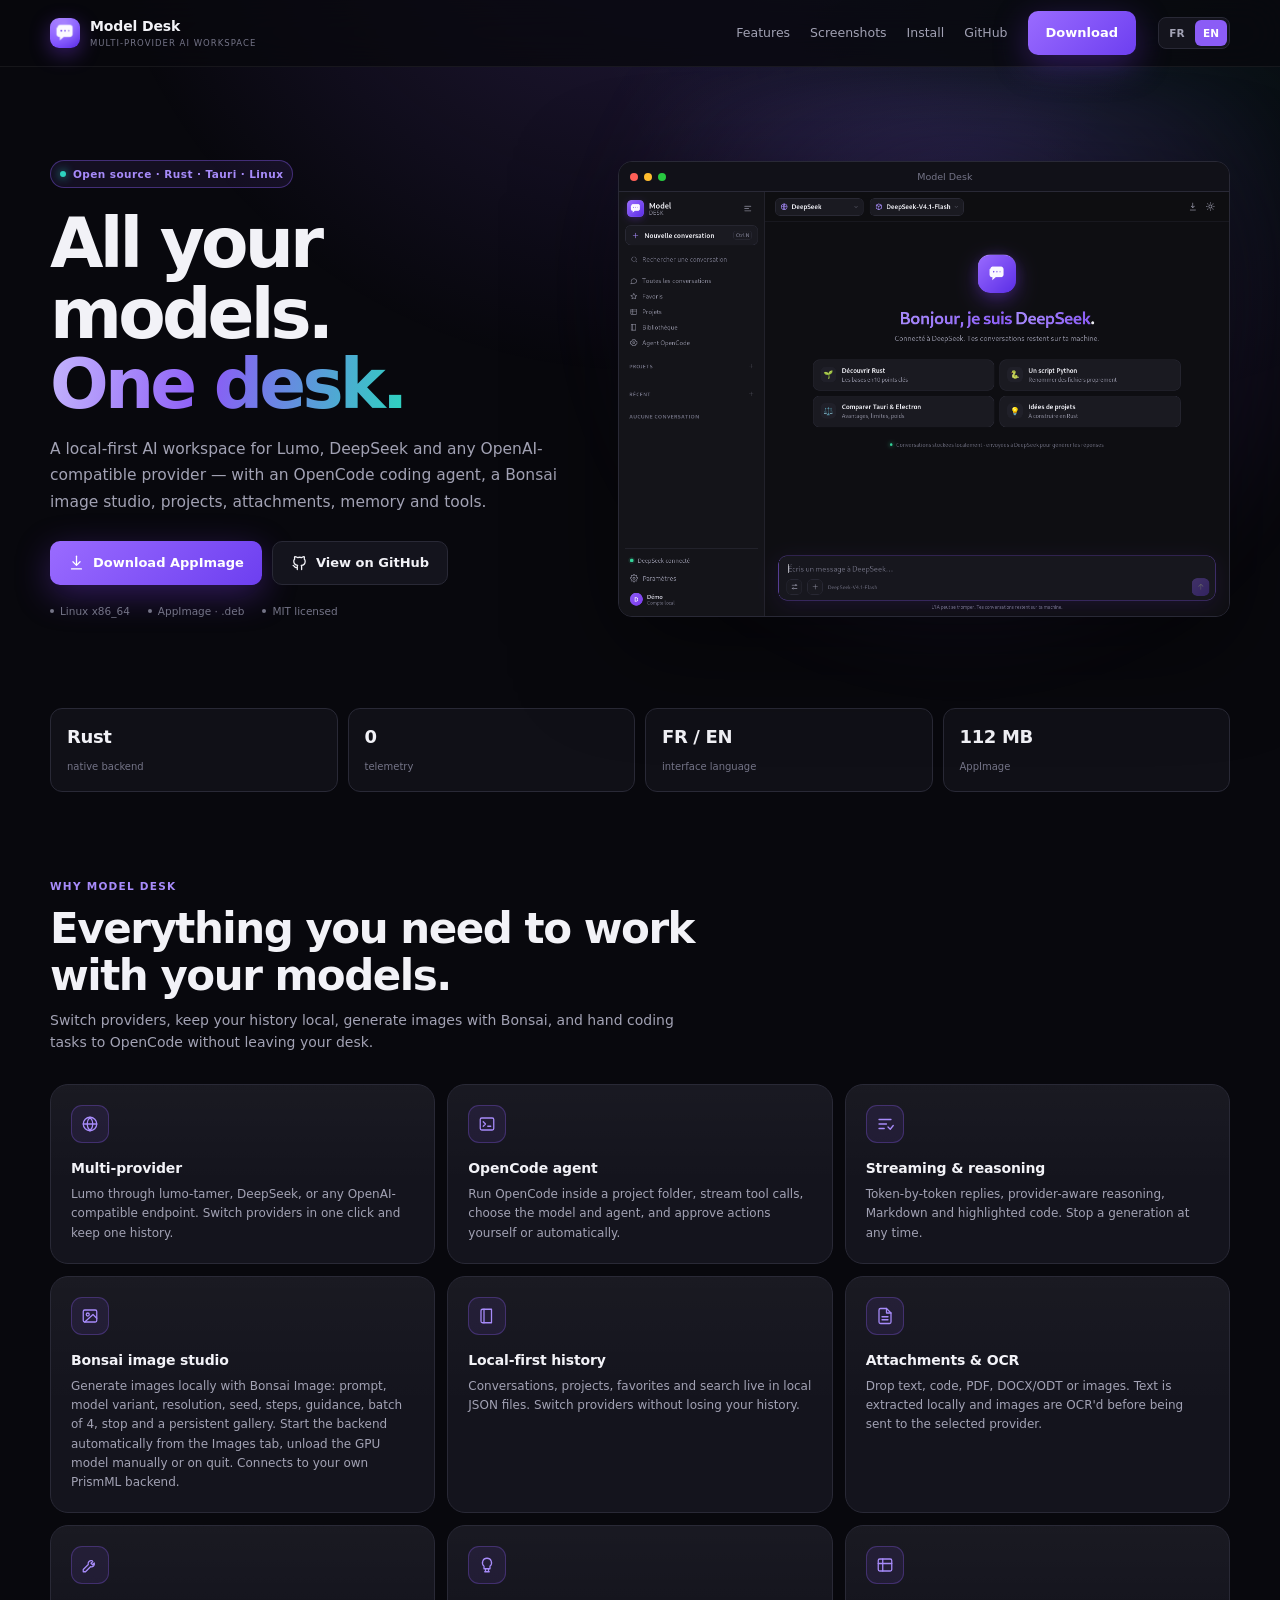
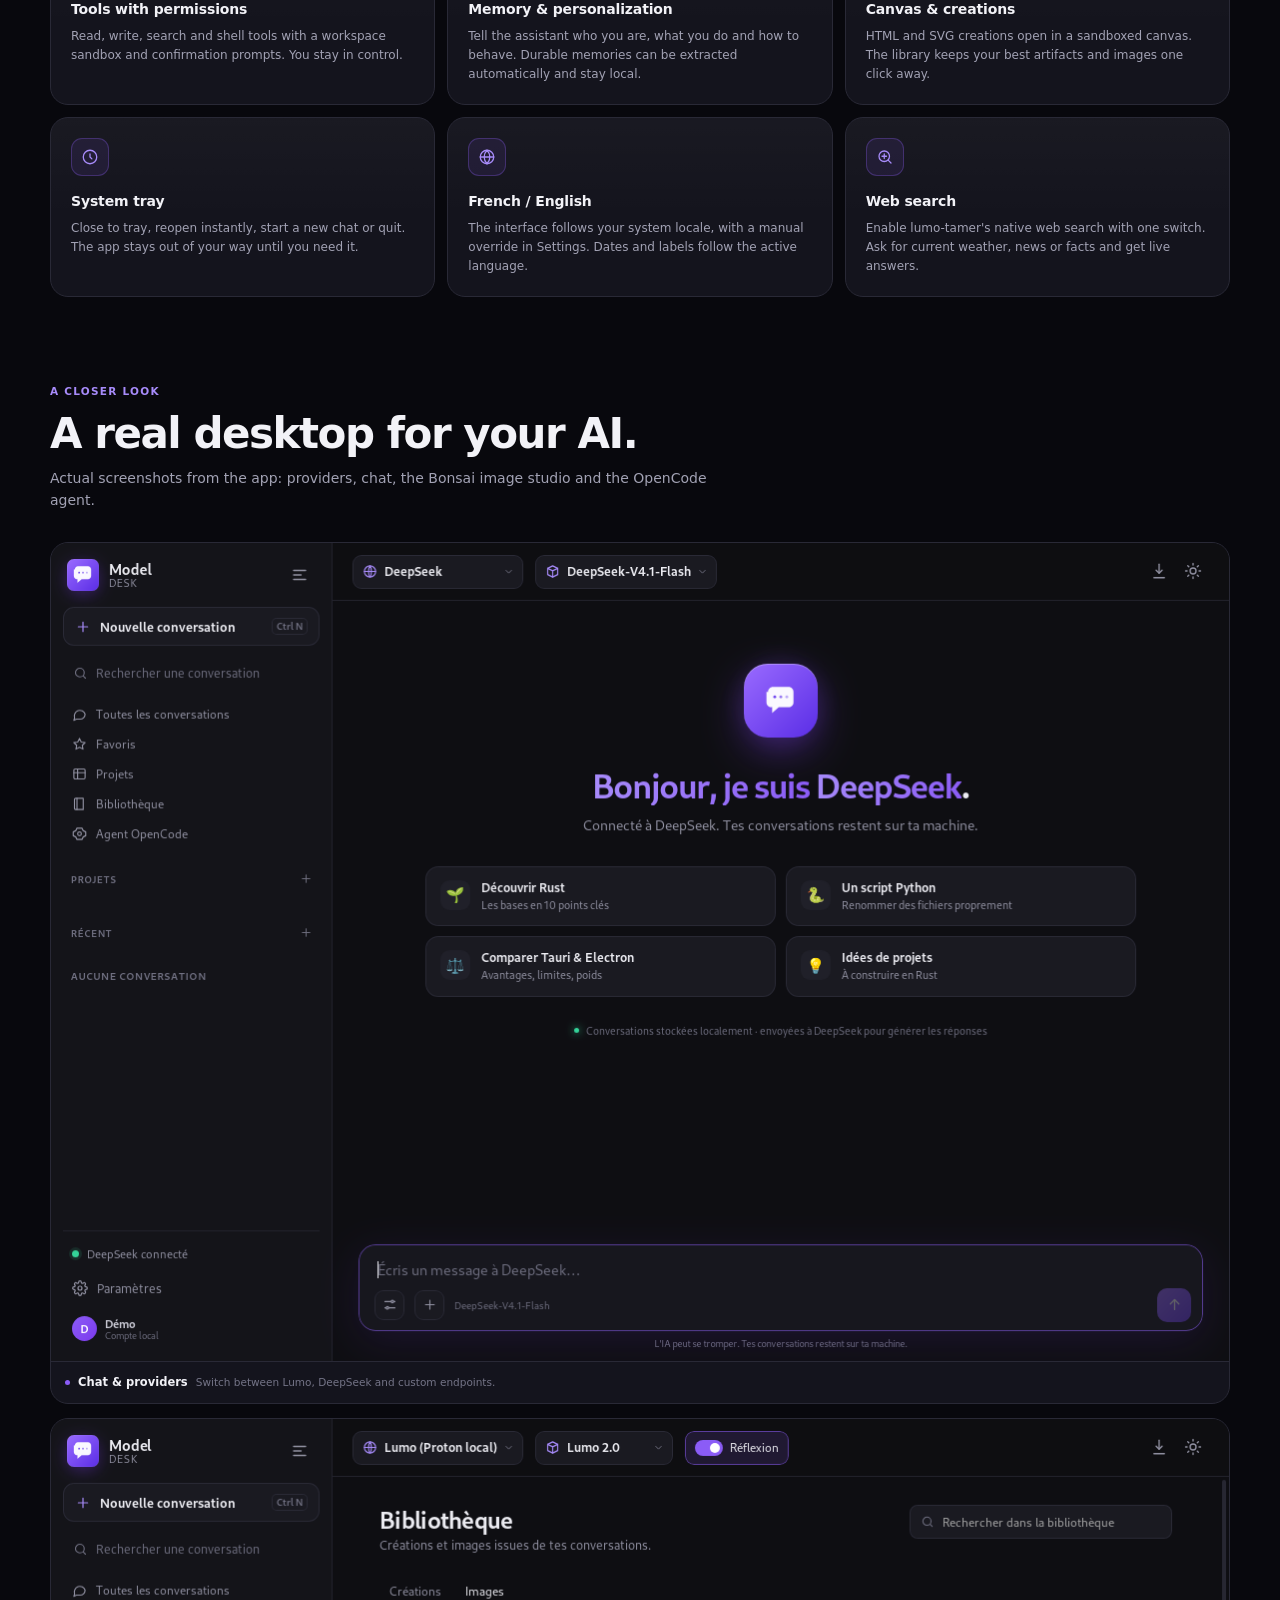
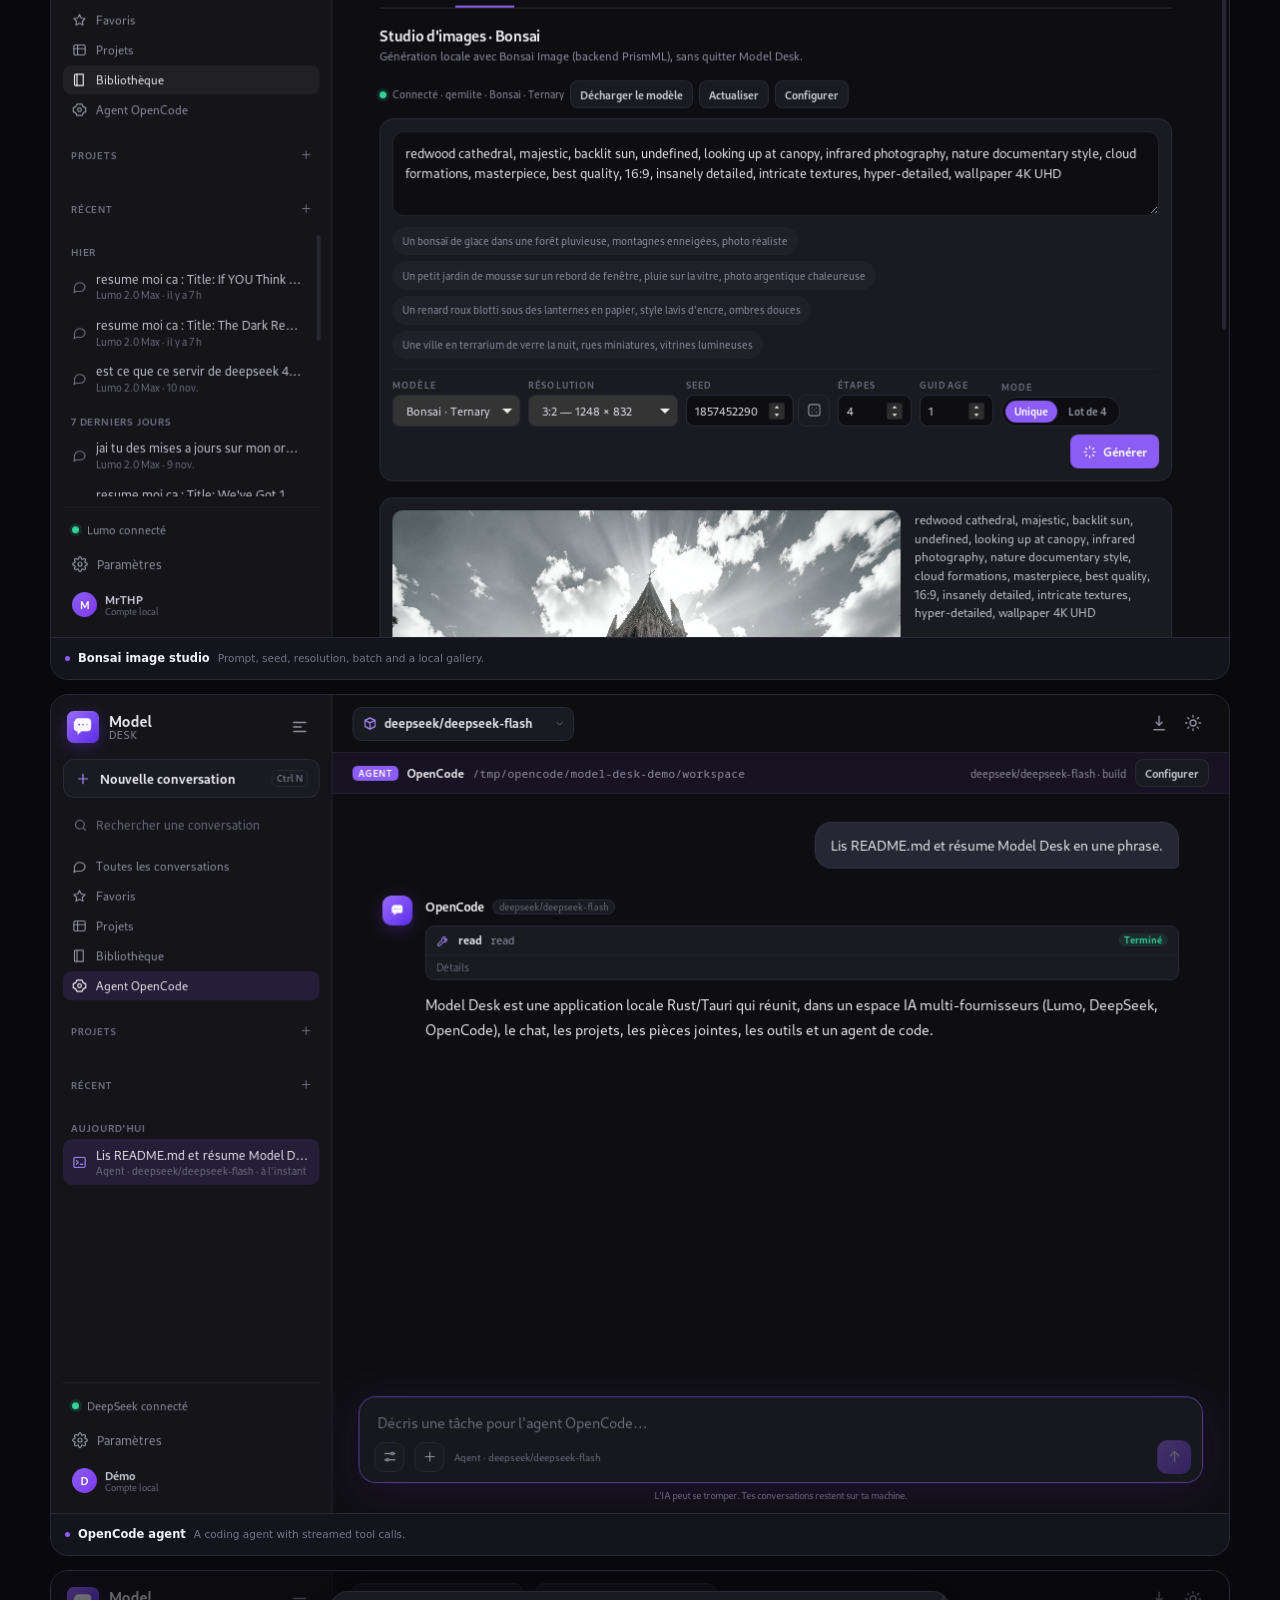
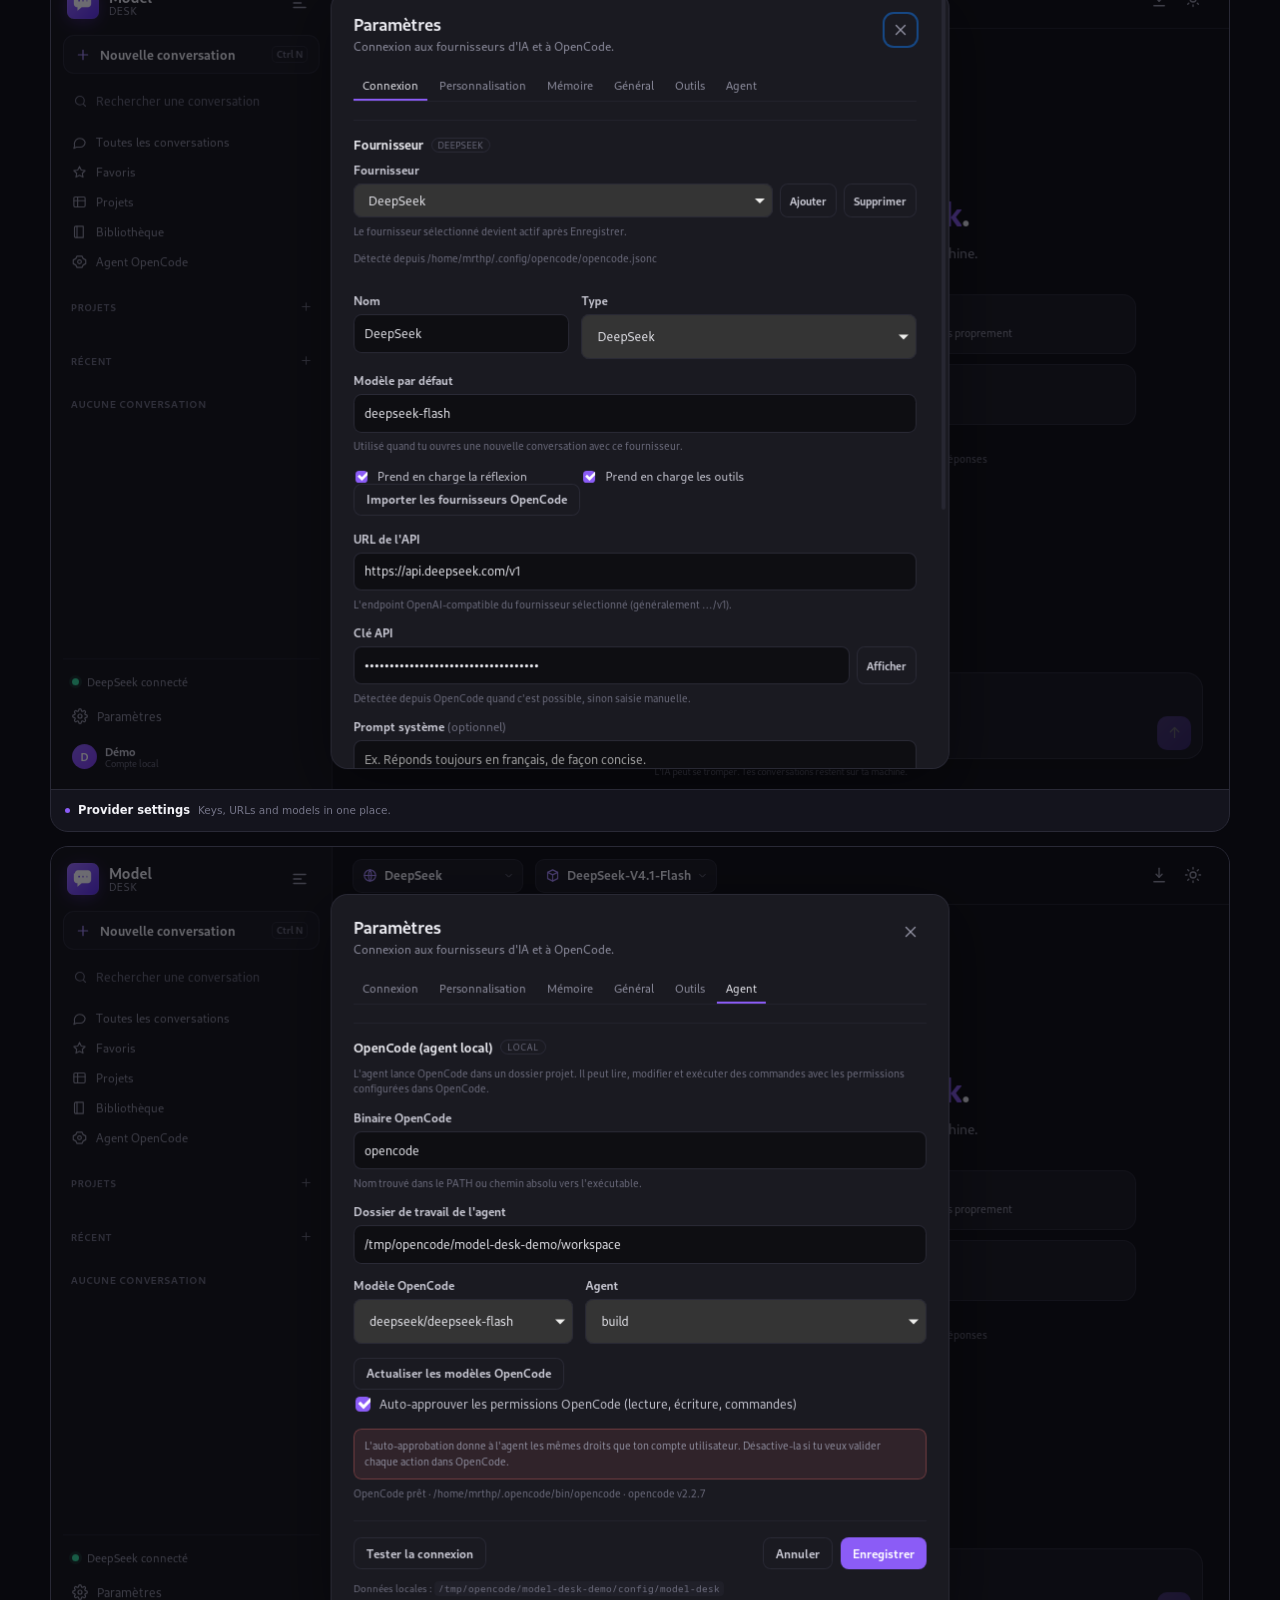
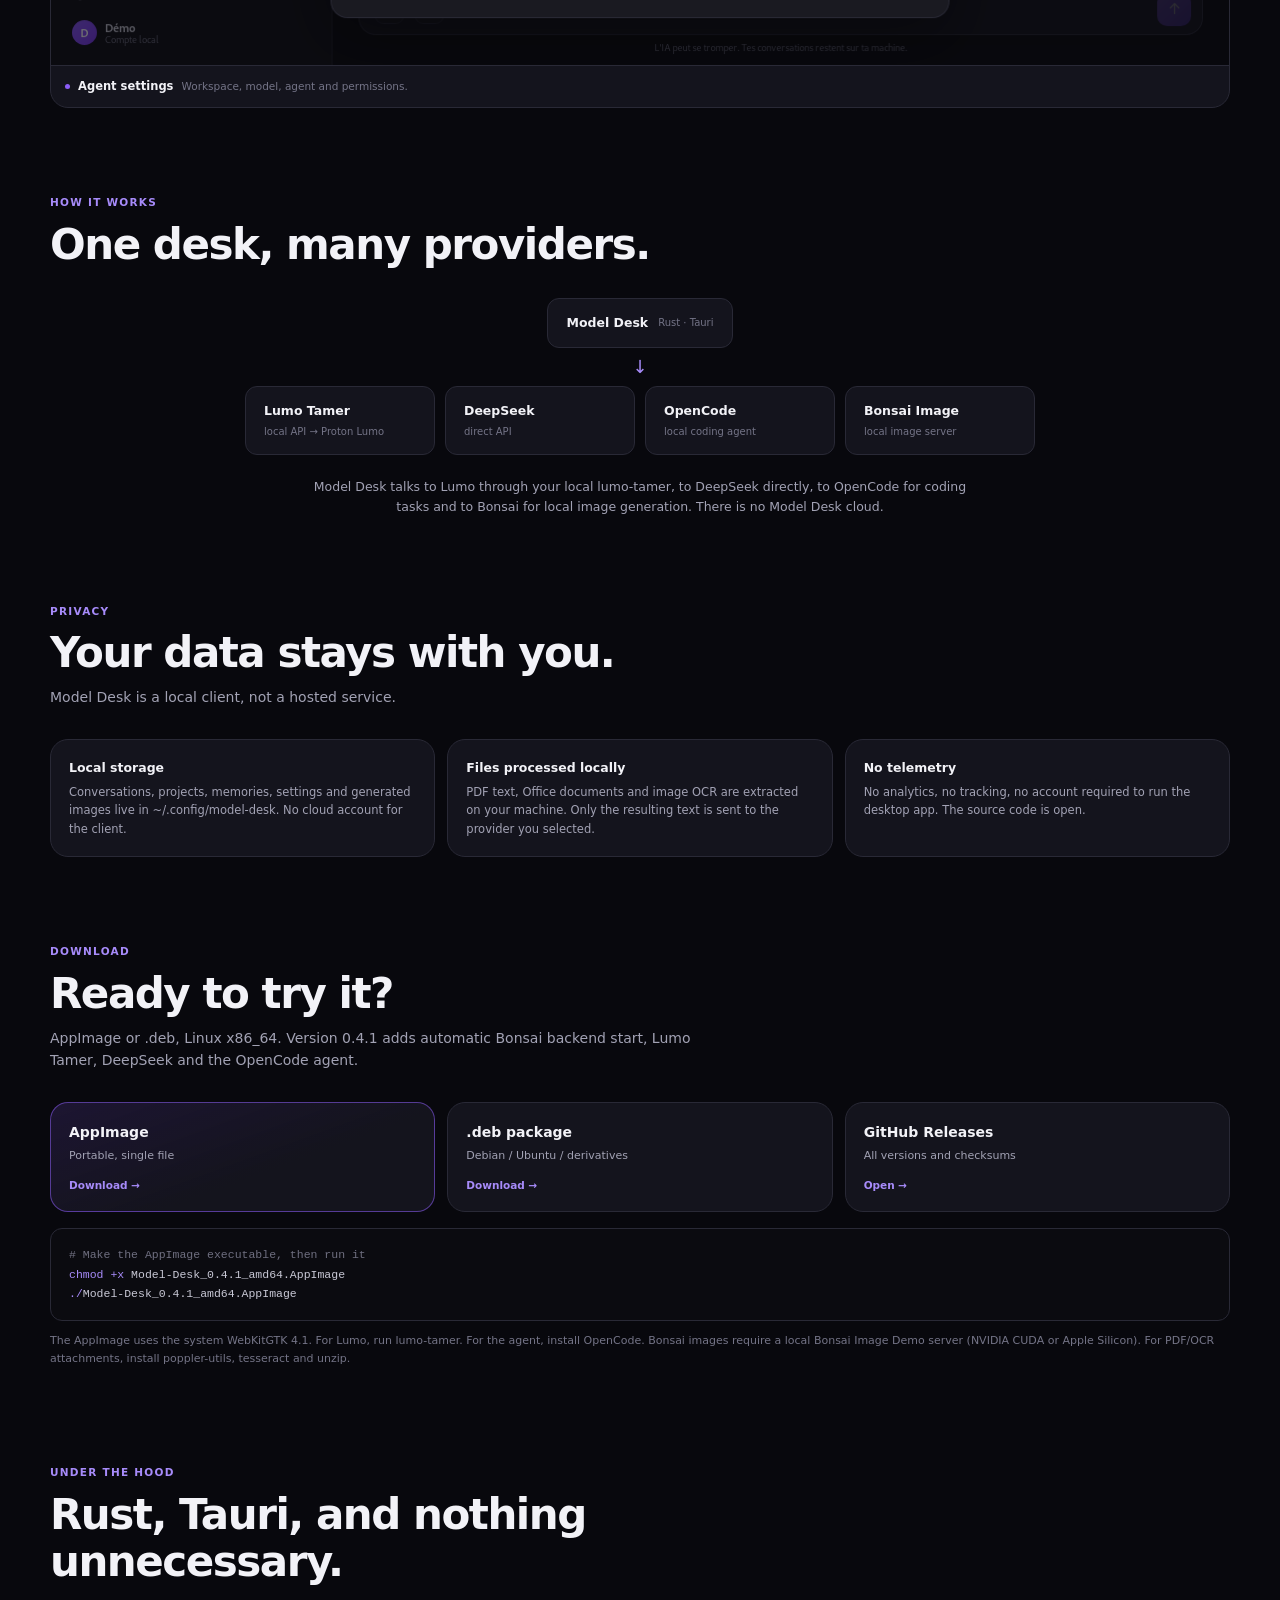
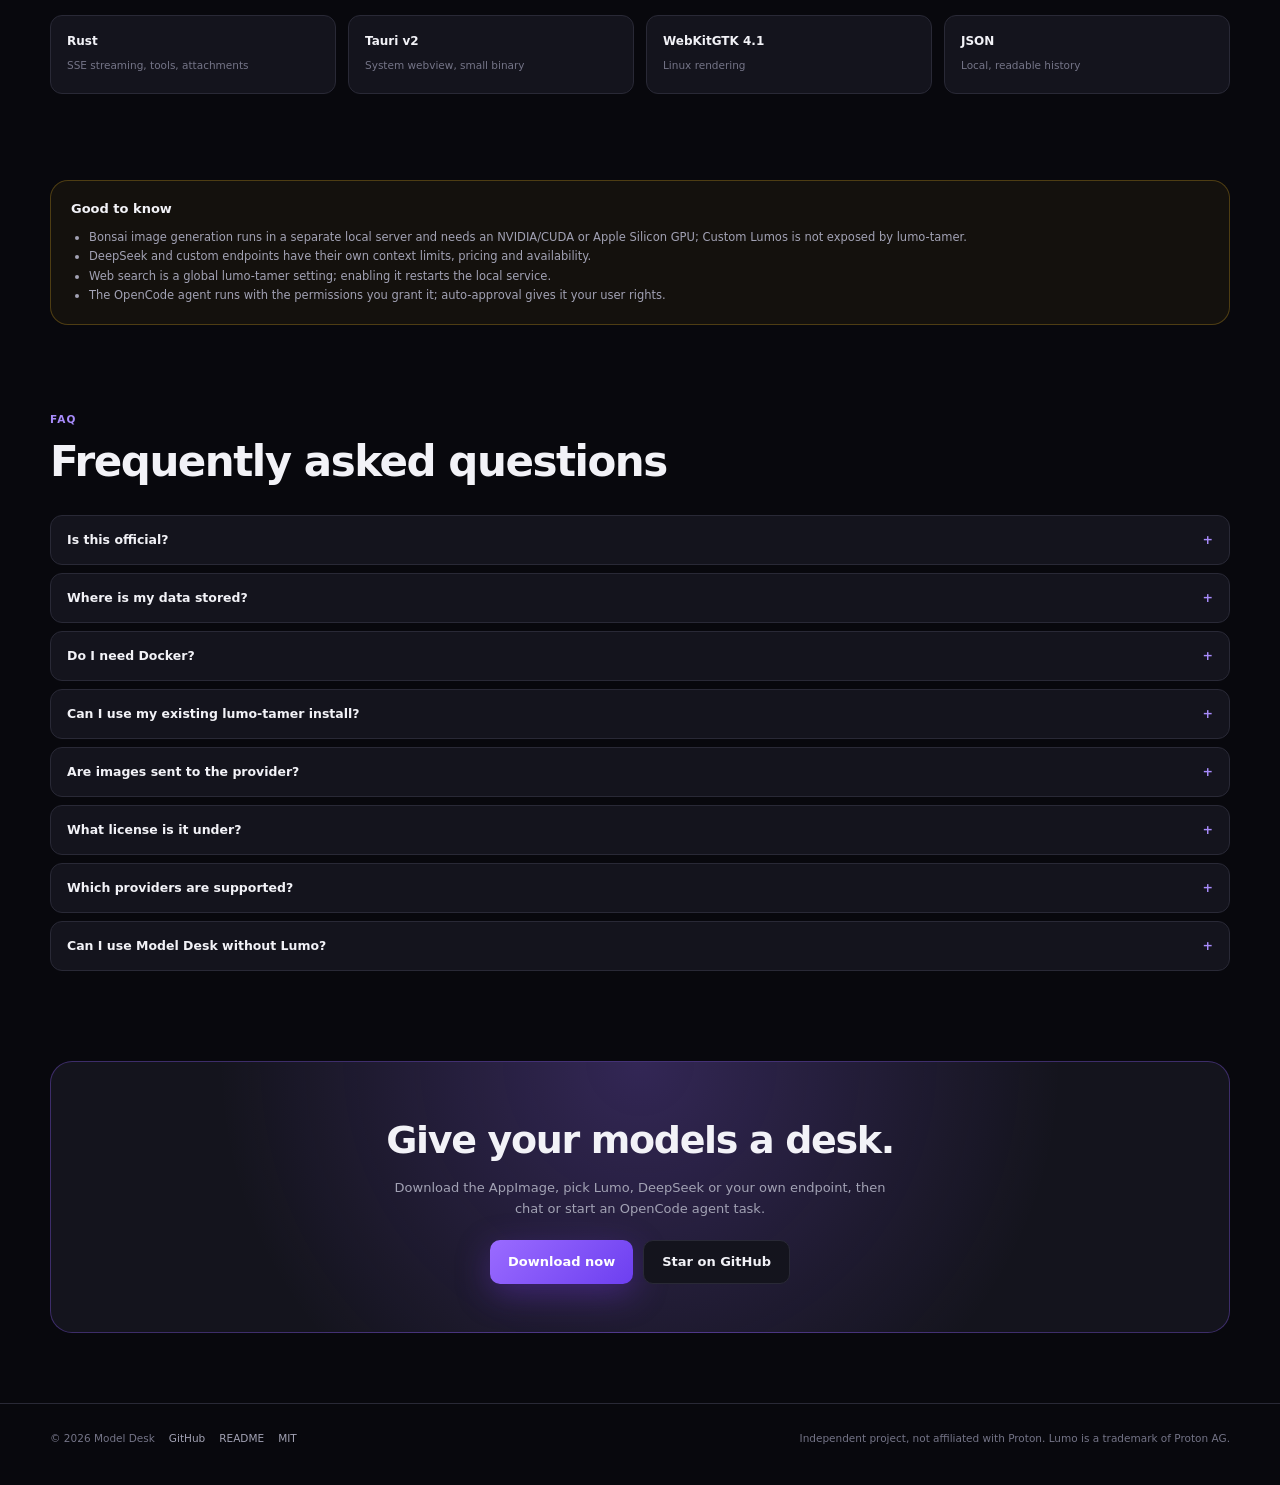
<file: docs/index.html>
<!doctype html>
<html lang="en">
<head>
  <meta charset="utf-8">
  <meta name="viewport" content="width=device-width, initial-scale=1">
  <meta name="theme-color" content="#08080d">
  <title>Model Desk — A local-first multi-provider AI workspace</title>
  <meta name="description" content="A fast, private and extensible Rust/Tauri desktop AI workspace. Connect Lumo through lumo-tamer, DeepSeek, or any OpenAI-compatible provider. Includes an OpenCode coding agent, projects, memory, attachments, tools and a sandboxed canvas.">
  <link rel="icon" href="icon.png">
  <link rel="stylesheet" href="styles.css">
</head>
<body>
  <header class="nav">
    <div class="wrap nav-inner">
      <a class="brand" href="#top">
        <img src="icon.png" alt="Model Desk">
        <span>Model Desk<small data-i18n="brand.subtitle">Multi-provider AI workspace</small></span>
      </a>
      <nav class="nav-links">
        <a href="#features" data-i18n="nav.features">Features</a>
        <a href="#screenshots" data-i18n="nav.screenshots">Screenshots</a>
        <a href="#install" data-i18n="nav.install">Install</a>
        <a href="https://github.com/MrTHP/model-desk" target="_blank" rel="noopener" data-i18n="nav.github">GitHub</a>
        <a class="btn primary nav-cta" href="#install" data-i18n="nav.download">Download</a>
      </nav>
      <div class="lang-switch" aria-label="Language">
        <button type="button" data-lang="fr">FR</button>
        <button type="button" data-lang="en">EN</button>
      </div>
    </div>
  </header>

  <main id="top">
    <div class="wrap">
      <section class="hero">
        <div class="hero-copy">
          <span class="eyebrow" data-i18n="hero.eyebrow">Open source · Rust · Tauri · Linux</span>
          <h1 data-i18n-html="hero.title">All your models.<br><span>One desk.</span></h1>
          <p data-i18n="hero.subtitle">A local-first AI workspace for Lumo, DeepSeek and any OpenAI-compatible provider — with an OpenCode coding agent, projects, attachments, memory and tools.</p>
          <div class="actions">
            <a class="btn primary" href="https://github.com/MrTHP/model-desk/releases/latest/download/Model-Desk_0.4.1_amd64.AppImage">
              <svg viewBox="0 0 24 24"><path d="M12 3v12"/><path d="m7 11 5 5 5-5"/><path d="M5 21h14"/></svg>
              <span data-i18n="hero.download">Download AppImage</span>
            </a>
            <a class="btn ghost" href="https://github.com/MrTHP/model-desk" target="_blank" rel="noopener">
              <svg viewBox="0 0 24 24"><path d="M9 19c-4 1.5-4-2.5-6-3m12 6v-3.8c0-1 .1-1.4-.5-2 2.8-.3 5.5-1.4 5.5-6a4.6 4.6 0 0 0-1.3-3.2 4.3 4.3 0 0 0-.1-3.2s-1-.3-3.4 1.2a11.5 11.5 0 0 0-6 0C6.3 3.5 5.3 3.8 5.3 3.8a4.3 4.3 0 0 0-.1 3.2A4.6 4.6 0 0 0 3.9 10c0 4.6 2.7 5.7 5.5 6-.6.6-.6 1.2-.5 2V22"/></svg>
              <span data-i18n="hero.github">View on GitHub</span>
            </a>
          </div>
          <div class="meta">
            <span data-i18n="hero.meta1">Linux x86_64</span>
            <span data-i18n="hero.meta2">AppImage · .deb</span>
            <span data-i18n="hero.meta3">MIT licensed</span>
          </div>
        </div>

        <div class="hero-shot">
          <div class="window">
            <div class="window-bar"><i></i><i></i><i></i><em>Model Desk</em></div>
            <img src="screenshots/chat-hero.png" alt="Model Desk chat with markdown and code" loading="eager">
          </div>
        </div>
      </section>

      <section class="stats" aria-label="Project stats">
        <div class="stat"><strong>Rust</strong><span data-i18n="stats.backend">native backend</span></div>
        <div class="stat"><strong>0</strong><span data-i18n="stats.telemetry">telemetry</span></div>
        <div class="stat"><strong>FR / EN</strong><span data-i18n="stats.languages">interface language</span></div>
        <div class="stat"><strong>112 MB</strong><span data-i18n="stats.appimage">AppImage</span></div>
      </section>

      <section class="section" id="features">
        <div class="section-head">
          <span class="kicker" data-i18n="features.kicker">Why Model Desk</span>
          <h2 data-i18n="features.title">Everything you need to work with your models.</h2>
          <p data-i18n="features.subtitle">Switch providers, keep your history local, and hand coding tasks to OpenCode without leaving your desk.</p>
        </div>

        <div class="feature-grid">
          <article class="card">
            <div class="card-icon"><svg viewBox="0 0 24 24"><circle cx="12" cy="12" r="9"/><path d="M3 12h18M12 3c2.5 2.6 3.8 5.7 3.8 9S14.5 18.4 12 21c-2.5-2.6-3.8-5.7-3.8-9S9.5 5.6 12 3Z"/></svg></div>
            <h3 data-i18n="features.providers.title">Multi-provider</h3>
            <p data-i18n="features.providers.text">Lumo through lumo-tamer, DeepSeek, or any OpenAI-compatible endpoint. Switch providers in one click and keep one history.</p>
          </article>
          <article class="card">
            <div class="card-icon"><svg viewBox="0 0 24 24"><rect x="3" y="4" width="18" height="16" rx="2"/><path d="m7 9 3 3-3 3M13 15h4"/></svg></div>
            <h3 data-i18n="features.agent.title">OpenCode agent</h3>
            <p data-i18n="features.agent.text">Run OpenCode inside a project folder, stream tool calls, choose the model and agent, and approve actions yourself or automatically.</p>
          </article>
          <article class="card">
            <div class="card-icon"><svg viewBox="0 0 24 24"><path d="M4 6h16M4 12h10M4 18h7"/><path d="m16 16 3 3 4-5"/></svg></div>
            <h3 data-i18n="features.streaming.title">Streaming & reasoning</h3>
            <p data-i18n="features.streaming.text">Token-by-token replies, provider-aware reasoning, Markdown and highlighted code. Stop a generation at any time.</p>
          </article>
          <article class="card">
            <div class="card-icon"><svg viewBox="0 0 24 24"><rect x="3" y="4" width="18" height="16" rx="2"/><circle cx="9" cy="10" r="2"/><path d="m21 15-5-5L5 20"/></svg></div>
            <h3 data-i18n="features.images.title">Bonsai image studio</h3>
            <p data-i18n="features.images.text">Generate images locally with Bonsai Image: prompt, model variant, resolution, seed, steps, guidance, batch of 4, stop and a persistent gallery. Start the backend automatically from the Images tab, unload the GPU model manually or on quit. Connects to your own PrismML backend.</p>
          </article>
          <article class="card">
            <div class="card-icon"><svg viewBox="0 0 24 24"><path d="M4 19V5a2 2 0 0 1 2-2h12v18H6a2 2 0 0 1-2-2Z"/><path d="M8 3v18"/></svg></div>
            <h3 data-i18n="features.local.title">Local-first history</h3>
            <p data-i18n="features.local.text">Conversations, projects, favorites and search live in local JSON files. Switch providers without losing your history.</p>
          </article>
          <article class="card">
            <div class="card-icon"><svg viewBox="0 0 24 24"><path d="M14 2H6a2 2 0 0 0-2 2v16a2 2 0 0 0 2 2h12a2 2 0 0 0 2-2V8Z"/><path d="M14 2v6h6"/><path d="M8 13h8M8 17h8"/></svg></div>
            <h3 data-i18n="features.attachments.title">Attachments & OCR</h3>
            <p data-i18n="features.attachments.text">Drop text, code, PDF, DOCX/ODT or images. Text is extracted locally and images are OCR'd before being sent to the selected provider.</p>
          </article>
          <article class="card">
            <div class="card-icon"><svg viewBox="0 0 24 24"><path d="M14.7 6.3a4 4 0 0 0-5 5L3 18v3h3l6.7-6.7a4 4 0 0 0 5-5l-2.3 2.3-2-2 2.3-2.3Z"/></svg></div>
            <h3 data-i18n="features.tools.title">Tools with permissions</h3>
            <p data-i18n="features.tools.text">Read, write, search and shell tools with a workspace sandbox and confirmation prompts. You stay in control.</p>
          </article>
          <article class="card">
            <div class="card-icon"><svg viewBox="0 0 24 24"><path d="M12 3a6 6 0 0 0-4 10.5V17h8v-3.5A6 6 0 0 0 12 3Z"/><path d="M9 21h6M10 17v4M14 17v4"/></svg></div>
            <h3 data-i18n="features.memory.title">Memory & personalization</h3>
            <p data-i18n="features.memory.text">Tell the assistant who you are, what you do and how to behave. Durable memories can be extracted automatically and stay local.</p>
          </article>
          <article class="card">
            <div class="card-icon"><svg viewBox="0 0 24 24"><rect x="3" y="4" width="18" height="16" rx="2"/><path d="M3 10h18M9 4v16"/></svg></div>
            <h3 data-i18n="features.canvas.title">Canvas & creations</h3>
            <p data-i18n="features.canvas.text">HTML and SVG creations open in a sandboxed canvas. The library keeps your best artifacts and images one click away.</p>
          </article>
          <article class="card">
            <div class="card-icon"><svg viewBox="0 0 24 24"><circle cx="12" cy="12" r="9"/><path d="M12 8v4l2.5 2.5"/></svg></div>
            <h3 data-i18n="features.tray.title">System tray</h3>
            <p data-i18n="features.tray.text">Close to tray, reopen instantly, start a new chat or quit. The app stays out of your way until you need it.</p>
          </article>
          <article class="card">
            <div class="card-icon"><svg viewBox="0 0 24 24"><circle cx="12" cy="12" r="9"/><path d="M3 12h18M12 3c2.5 2.6 3.8 5.7 3.8 9S14.5 18.4 12 21c-2.5-2.6-3.8-5.7-3.8-9S9.5 5.6 12 3Z"/></svg></div>
            <h3 data-i18n="features.lang.title">French / English</h3>
            <p data-i18n="features.lang.text">The interface follows your system locale, with a manual override in Settings. Dates and labels follow the active language.</p>
          </article>
          <article class="card">
            <div class="card-icon"><svg viewBox="0 0 24 24"><circle cx="11" cy="11" r="7"/><path d="m20 20-3.5-3.5"/><path d="M8 11h6M11 8v6"/></svg></div>
            <h3 data-i18n="features.web.title">Web search</h3>
            <p data-i18n="features.web.text">Enable lumo-tamer's native web search with one switch. Ask for current weather, news or facts and get live answers.</p>
          </article>
        </div>
      </section>

      <section class="section" id="screenshots">
        <div class="section-head">
          <span class="kicker" data-i18n="gallery.kicker">A closer look</span>
          <h2 data-i18n="gallery.title">A real desktop for your AI.</h2>
          <p data-i18n="gallery.subtitle">Actual screenshots from the app: providers, chat, the Bonsai image studio and the OpenCode agent.</p>
        </div>

        <div class="gallery">
          <figure class="wide">
            <img src="screenshots/chat-hero.png" alt="Model Desk chat with the DeepSeek provider selected">
            <figcaption><strong data-i18n="gallery.chat.title">Chat & providers</strong> <span data-i18n="gallery.chat.text">Switch between Lumo, DeepSeek and custom endpoints.</span></figcaption>
          </figure>
          <figure class="wide">
            <img src="screenshots/images-studio.png" alt="Model Desk Bonsai image studio with prompt, model, resolution, seed, steps and gallery">
            <figcaption><strong data-i18n="gallery.images.title">Bonsai image studio</strong> <span data-i18n="gallery.images.text">Prompt, seed, resolution, batch and a local gallery.</span></figcaption>
          </figure>
          <figure class="wide">
            <img src="screenshots/agent.png" alt="Model Desk OpenCode agent reading a file and streaming tool calls">
            <figcaption><strong data-i18n="gallery.agent.title">OpenCode agent</strong> <span data-i18n="gallery.agent.text">A coding agent with streamed tool calls.</span></figcaption>
          </figure>
          <figure class="wide">
            <img src="screenshots/providers.png" alt="Model Desk provider settings with Lumo and DeepSeek">
            <figcaption><strong data-i18n="gallery.providers.title">Provider settings</strong> <span data-i18n="gallery.providers.text">Keys, URLs and models in one place.</span></figcaption>
          </figure>
          <figure class="wide">
            <img src="screenshots/agent-settings.png" alt="Model Desk OpenCode agent settings">
            <figcaption><strong data-i18n="gallery.agentSettings.title">Agent settings</strong> <span data-i18n="gallery.agentSettings.text">Workspace, model, agent and permissions.</span></figcaption>
          </figure>
        </div>
      </section>

      <section class="section">
        <div class="section-head">
          <span class="kicker" data-i18n="pipeline.kicker">How it works</span>
          <h2 data-i18n="pipeline.title">One desk, many providers.</h2>
        </div>
        <div class="pipeline pipeline-multi">
          <div class="pipeline-node pipeline-core"><strong data-i18n="pipeline.desktop">Model Desk</strong><span data-i18n="pipeline.desktopSub">Rust · Tauri</span></div>
          <div class="pipeline-down">↓</div>
          <div class="pipeline-providers">
            <div class="pipeline-node"><strong data-i18n="pipeline.lumo">Lumo Tamer</strong><span data-i18n="pipeline.lumoSub">local API → Proton Lumo</span></div>
            <div class="pipeline-node"><strong data-i18n="pipeline.deepseek">DeepSeek</strong><span data-i18n="pipeline.deepseekSub">direct API</span></div>
            <div class="pipeline-node"><strong data-i18n="pipeline.opencode">OpenCode</strong><span data-i18n="pipeline.opencodeSub">local coding agent</span></div>
            <div class="pipeline-node"><strong data-i18n="pipeline.bonsai">Bonsai Image</strong><span data-i18n="pipeline.bonsaiSub">local image server</span></div>
          </div>
        </div>
        <p class="pipeline-note" data-i18n="pipeline.note">Model Desk talks to Lumo through your local lumo-tamer, to DeepSeek directly, and to OpenCode for coding tasks. There is no Model Desk cloud.</p>
      </section>

      <section class="section">
        <div class="section-head">
          <span class="kicker" data-i18n="privacy.kicker">Privacy</span>
          <h2 data-i18n="privacy.title">Your data stays with you.</h2>
          <p data-i18n="privacy.subtitle">Model Desk is a local client, not a hosted service.</p>
        </div>
        <div class="privacy-grid">
          <div class="privacy-item">
            <strong data-i18n="privacy.local.title">Local storage</strong>
            <p data-i18n="privacy.local.text">Conversations, projects, memories and settings live in ~/.config/model-desk. No cloud account for the client.</p>
          </div>
          <div class="privacy-item">
            <strong data-i18n="privacy.files.title">Files processed locally</strong>
            <p data-i18n="privacy.files.text">PDF text, Office documents and image OCR are extracted on your machine. Only the resulting text is sent to the provider you selected.</p>
          </div>
          <div class="privacy-item">
            <strong data-i18n="privacy.telemetry.title">No telemetry</strong>
            <p data-i18n="privacy.telemetry.text">No analytics, no tracking, no account required to run the desktop app. The source code is open.</p>
          </div>
        </div>
      </section>

      <section class="section" id="install">
        <div class="section-head">
          <span class="kicker" data-i18n="install.kicker">Download</span>
          <h2 data-i18n="install.title">Ready to try it?</h2>
          <p data-i18n="install.subtitle">AppImage or .deb, Linux x86_64. Version 0.4.1 adds automatic Bonsai backend start, Lumo Tamer, DeepSeek and the OpenCode agent.</p>
        </div>

        <div class="download-grid">
          <a class="download-card primary" href="https://github.com/MrTHP/model-desk/releases/latest/download/Model-Desk_0.4.1_amd64.AppImage">
            <strong data-i18n="install.appimage">AppImage</strong>
            <span data-i18n="install.appimageText">Portable, single file</span>
            <em data-i18n="install.download">Download →</em>
          </a>
          <a class="download-card" href="https://github.com/MrTHP/model-desk/releases/latest/download/Model-Desk_0.4.1_amd64.deb">
            <strong data-i18n="install.deb">.deb package</strong>
            <span data-i18n="install.debText">Debian / Ubuntu / derivatives</span>
            <em data-i18n="install.download">Download →</em>
          </a>
          <a class="download-card" href="https://github.com/MrTHP/model-desk/releases/latest" target="_blank" rel="noopener">
            <strong data-i18n="install.releases">GitHub Releases</strong>
            <span data-i18n="install.releasesText">All versions and checksums</span>
            <em data-i18n="install.open">Open →</em>
          </a>
        </div>

        <pre class="code-block"><code><span class="comment" data-i18n="install.comment"># Make the AppImage executable, then run it</span>
<span class="cmd">chmod +x</span> Model-Desk_0.4.1_amd64.AppImage
<span class="cmd">./</span>Model-Desk_0.4.1_amd64.AppImage</code></pre>
        <p class="install-note" data-i18n="install.note">The AppImage uses the system WebKitGTK 4.1. For Lumo, run lumo-tamer. For the agent, install OpenCode. For PDF/OCR attachments, install poppler-utils, tesseract and unzip.</p>
      </section>

      <section class="section">
        <div class="section-head">
          <span class="kicker" data-i18n="tech.kicker">Under the hood</span>
          <h2 data-i18n="tech.title">Rust, Tauri, and nothing unnecessary.</h2>
        </div>
        <div class="tech-grid">
          <div class="tech-item"><strong>Rust</strong><span data-i18n="tech.rust">SSE streaming, tools, attachments</span></div>
          <div class="tech-item"><strong>Tauri v2</strong><span data-i18n="tech.tauri">System webview, small binary</span></div>
          <div class="tech-item"><strong>WebKitGTK 4.1</strong><span data-i18n="tech.webkit">Linux rendering</span></div>
          <div class="tech-item"><strong>JSON</strong><span data-i18n="tech.storage">Local, readable history</span></div>
        </div>
      </section>

      <section class="section">
        <div class="limits">
          <h3 data-i18n="limits.title">Good to know</h3>
          <ul>
            <li data-i18n="limits.one">Lumo image generation and Custom Lumos are Proton features that lumo-tamer does not expose.</li>
            <li data-i18n="limits.two">DeepSeek and custom endpoints have their own context limits, pricing and availability.</li>
            <li data-i18n="limits.three">Web search is a global lumo-tamer setting; enabling it restarts the local service.</li>
            <li data-i18n="limits.four">The OpenCode agent runs with the permissions you grant it; auto-approval gives it your user rights.</li>
          </ul>
        </div>
      </section>

      <section class="section">
        <div class="section-head">
          <span class="kicker" data-i18n="faq.kicker">FAQ</span>
          <h2 data-i18n="faq.title">Frequently asked questions</h2>
        </div>
        <div class="faq-list">
          <details>
            <summary data-i18n="faq.q1">Is this official?</summary>
            <p data-i18n="faq.a1">No. Model Desk is independent and not affiliated with Proton. Lumo is a trademark of Proton AG. Lumo support goes through lumo-tamer's unofficial API.</p>
          </details>
          <details>
            <summary data-i18n="faq.q2">Where is my data stored?</summary>
            <p data-i18n="faq.a2">In ~/.config/model-desk. Conversations, projects, memories and settings stay local.</p>
          </details>
          <details>
            <summary data-i18n="faq.q3">Do I need Docker?</summary>
            <p data-i18n="faq.a3">Only if you want Lumo through lumo-tamer. The installer uses Docker, Compose and git. DeepSeek and OpenCode do not require Docker.</p>
          </details>
          <details>
            <summary data-i18n="faq.q4">Can I use my existing lumo-tamer install?</summary>
            <p data-i18n="faq.a4">Yes. Set the lumo-tamer directory and API key in Settings → Connection. The app auto-detects the provider from OpenCode when available.</p>
          </details>
          <details>
            <summary data-i18n="faq.q5">Are images sent to the provider?</summary>
            <p data-i18n="faq.a5">Not the raw images. The client extracts text with local OCR and sends that text. Native attachments depend on the provider.</p>
          </details>
          <details>
            <summary data-i18n="faq.q6">What license is it under?</summary>
            <p data-i18n="faq.a6">MIT. The code is open source and contributions are welcome.</p>
          </details>
          <details>
            <summary data-i18n="faq.q7">Which providers are supported?</summary>
            <p data-i18n="faq.a7">Lumo through lumo-tamer, DeepSeek, and any OpenAI-compatible endpoint. OpenCode can run as a coding agent with its own model selection.</p>
          </details>
          <details>
            <summary data-i18n="faq.q8">Can I use Model Desk without Lumo?</summary>
            <p data-i18n="faq.a8">Yes. Use DeepSeek or a custom endpoint for chat, and OpenCode for coding tasks. Lumo is optional.</p>
          </details>
        </div>
      </section>

      <section class="cta">
        <h2 data-i18n="cta.title">Give your models a desk.</h2>
        <p data-i18n="cta.text">Download the AppImage, pick Lumo, DeepSeek or your own endpoint, then chat or start an OpenCode agent task.</p>
        <div class="actions">
          <a class="btn primary" href="https://github.com/MrTHP/model-desk/releases/latest/download/Model-Desk_0.4.1_amd64.AppImage" data-i18n="cta.download">Download now</a>
          <a class="btn ghost" href="https://github.com/MrTHP/model-desk" target="_blank" rel="noopener" data-i18n="cta.github">Star on GitHub</a>
        </div>
      </section>
    </div>
  </main>

  <footer>
    <div class="wrap footer-inner">
      <span>© 2026 Model Desk</span>
      <a href="https://github.com/MrTHP/model-desk" target="_blank" rel="noopener">GitHub</a>
      <a href="https://github.com/MrTHP/model-desk#readme" target="_blank" rel="noopener" data-i18n="footer.readme">README</a>
      <a href="https://github.com/MrTHP/model-desk/blob/main/LICENSE" target="_blank" rel="noopener">MIT</a>
      <span class="footer-spacer"></span>
      <span data-i18n="footer.disclaimer">Independent project, not affiliated with Proton. Lumo is a trademark of Proton AG.</span>
    </div>
  </footer>

  <script src="app.js"></script>
</body>
</html>
</file>
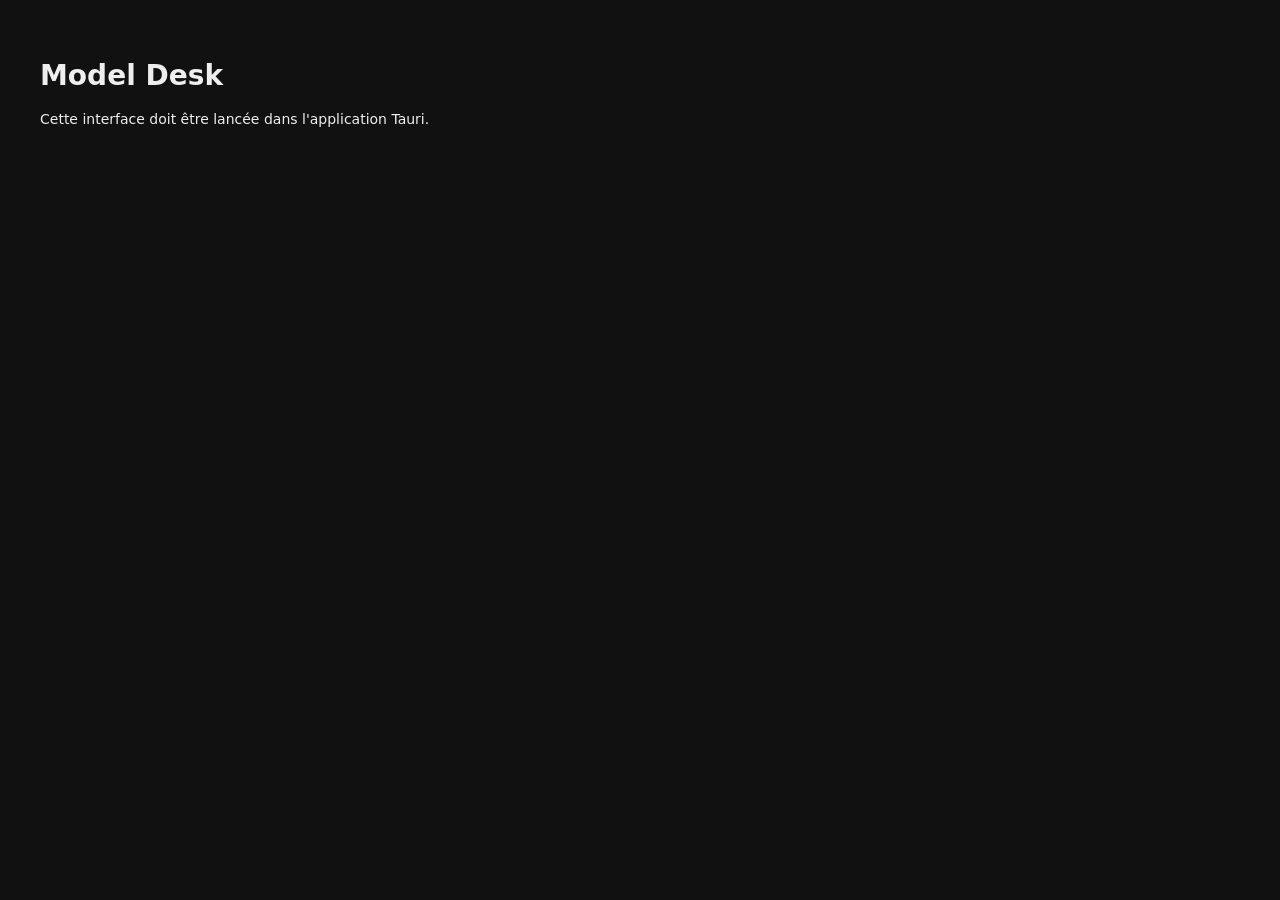
<file: ui/index.html>
<!doctype html>
<html lang="en" data-theme="dark">
<head>
  <meta charset="utf-8">
  <meta name="viewport" content="width=device-width, initial-scale=1">
  <meta name="color-scheme" content="dark light">
  <title>Model Desk</title>
  <link rel="stylesheet" href="vendor/github-dark.min.css" id="hljs-theme">
  <link rel="stylesheet" href="styles.css">
</head>
<body>
  <div id="app">
    <aside id="sidebar">
      <div class="sidebar-head">
        <div class="brand">
          <div class="brand-logo">
            <svg viewBox="0 0 512 512" aria-hidden="true">
              <defs>
                <linearGradient id="brand-g" x1="0" y1="0" x2="1" y2="1">
                  <stop offset="0" stop-color="#9a6bff"/>
                  <stop offset="1" stop-color="#5b2ee6"/>
                </linearGradient>
              </defs>
              <rect width="512" height="512" rx="116" fill="url(#brand-g)"/>
              <path d="M126 166c0-27.6 22.4-50 50-50h160c27.6 0 50 22.4 50 50v107c0 27.6-22.4 50-50 50H235l-67 58v-58h-8c-27.6 0-50-22.4-50-50V166z" fill="#fff" fill-opacity=".96"/>
              <circle cx="194" cy="218" r="15" fill="#6b3ef0"/>
              <circle cx="256" cy="218" r="15" fill="#6b3ef0" fill-opacity=".72"/>
              <circle cx="318" cy="218" r="15" fill="#6b3ef0" fill-opacity=".44"/>
            </svg>
          </div>
          <div class="brand-text">
            <strong>Model</strong>
            <span>Desk</span>
          </div>
        </div>
        <button id="collapse-btn" class="icon-btn" data-i18n-title="sidebar.collapse" data-i18n-aria-label="sidebar.collapse" title="Réduire la barre latérale" aria-label="Réduire la barre latérale">
          <svg viewBox="0 0 24 24"><path d="M4 6h16M4 12h10M4 18h16"/></svg>
        </button>
      </div>

      <button id="new-chat" class="new-chat">
        <svg viewBox="0 0 24 24"><path d="M12 5v14M5 12h14"/></svg>
        <span data-i18n="sidebar.newChat">Nouvelle conversation</span>
        <kbd>Ctrl N</kbd>
      </button>

      <div class="search-box">
        <svg viewBox="0 0 24 24"><circle cx="11" cy="11" r="7"/><path d="m20 20-3.5-3.5"/></svg>
        <input id="search" type="search" data-i18n-placeholder="sidebar.search" data-i18n-aria-label="sidebar.search" placeholder="Rechercher une conversation" autocomplete="off" aria-label="Rechercher une conversation">
      </div>

      <div class="sidebar-nav">
        <button id="nav-all" class="side-nav">
          <svg viewBox="0 0 24 24"><path d="M21 12a8 8 0 0 1-8 8H7l-4 2 1.2-4.2A8 8 0 1 1 21 12Z"/></svg>
          <span data-i18n="sidebar.allChats">All chats</span>
        </button>
        <button id="nav-favorites" class="side-nav">
          <svg viewBox="0 0 24 24"><path d="m12 3 2.8 5.7 6.2.9-4.5 4.4 1.1 6.2L12 17.3 6.4 20.2l1.1-6.2L3 9.6l6.2-.9Z"/></svg>
          <span data-i18n="sidebar.favorites">Favorites</span>
        </button>
        <button id="nav-projects" class="side-nav">
          <svg viewBox="0 0 24 24"><rect x="3" y="4" width="18" height="16" rx="2"/><path d="M3 10h18M9 4v16"/></svg>
          <span data-i18n="sidebar.projects">Projects</span>
        </button>
        <button id="nav-library" class="side-nav">
          <svg viewBox="0 0 24 24"><path d="M4 19V5a2 2 0 0 1 2-2h12v18H6a2 2 0 0 1-2-2Z"/><path d="M8 3v18"/></svg>
          <span data-i18n="sidebar.library">Library</span>
        </button>
        <button id="nav-agent" class="side-nav">
          <svg viewBox="0 0 24 24"><path d="M8 3h8l2 4 4 2v6l-4 2-2 4H8l-2-4-4-2V9l4-2 2-4Z"/><circle cx="12" cy="12" r="3"/></svg>
          <span data-i18n="sidebar.agent">Agent OpenCode</span>
        </button>
      </div>

      <div class="sidebar-heading">
        <span data-i18n="sidebar.projects">Projects</span>
        <button id="new-project" class="mini-icon" data-i18n-title="projects.new" title="Nouveau projet" aria-label="Nouveau projet">
          <svg viewBox="0 0 24 24"><path d="M12 5v14M5 12h14"/></svg>
        </button>
      </div>
      <nav id="project-list" class="project-list" aria-label="Projets"></nav>

      <div class="sidebar-heading">
        <span id="recent-label" data-i18n="sidebar.recent">Recent</span>
        <button id="new-chat-small" class="mini-icon" data-i18n-title="sidebar.newChat" title="Nouvelle conversation" aria-label="Nouvelle conversation">
          <svg viewBox="0 0 24 24"><path d="M12 5v14M5 12h14"/></svg>
        </button>
      </div>
      <nav id="conversation-list" class="conversation-list" aria-label="Conversations"></nav>

      <div class="sidebar-footer">
        <button id="health-pill" class="health-pill" title="État de lumo-tamer">
          <span id="health-dot" class="dot"></span>
          <span id="health-label">Connexion…</span>
        </button>
        <button id="settings-btn" class="footer-btn">
          <svg viewBox="0 0 24 24"><circle cx="12" cy="12" r="3"/><path d="M19.4 15a1.7 1.7 0 0 0 .34 1.87l.06.06a2 2 0 1 1-2.83 2.83l-.06-.06a1.7 1.7 0 0 0-1.87-.34 1.7 1.7 0 0 0-1 1.55V21a2 2 0 1 1-4 0v-.09a1.7 1.7 0 0 0-1-1.55 1.7 1.7 0 0 0-1.87.34l-.06.06a2 2 0 1 1-2.83-2.83l.06-.06a1.7 1.7 0 0 0 .34-1.87 1.7 1.7 0 0 0-1.55-1H3a2 2 0 1 1 0-4h.09a1.7 1.7 0 0 0 1.55-1 1.7 1.7 0 0 0-.34-1.87l-.06-.06a2 2 0 1 1 2.83-2.83l.06.06a1.7 1.7 0 0 0 1.87.34h.01a1.7 1.7 0 0 0 1-1.55V3a2 2 0 1 1 4 0v.09a1.7 1.7 0 0 0 1 1.55 1.7 1.7 0 0 0 1.87-.34l.06-.06a2 2 0 1 1 2.83 2.83l-.06.06a1.7 1.7 0 0 0-.34 1.87v.01a1.7 1.7 0 0 0 1.55 1H21a2 2 0 1 1 0 4h-.09a1.7 1.7 0 0 0-1.55 1z"/></svg>
          <span data-i18n="sidebar.settings">Paramètres</span>
        </button>
        <button id="account-btn" class="account-row">
          <span class="account-avatar" id="account-avatar">L</span>
          <span class="account-main">
            <strong id="account-name">Proton Lumo</strong>
            <small data-i18n="sidebar.localAccount">Compte local</small>
          </span>
        </button>
      </div>
    </aside>

    <div id="sidebar-scrim" class="sidebar-scrim"></div>

    <main id="main">
      <header id="topbar">
        <button id="sidebar-expand" class="icon-btn expand-only" data-i18n-title="sidebar.expand" data-i18n-aria-label="sidebar.expand" title="Déployer la barre latérale" aria-label="Déployer la barre latérale">
          <svg viewBox="0 0 24 24"><rect x="3" y="4" width="18" height="16" rx="2"/><path d="M9 4v16"/><path d="m14 9 3 3-3 3"/></svg>
        </button>
        <button id="sidebar-toggle" class="icon-btn mobile-only" data-i18n-aria-label="sidebar.expand" aria-label="Ouvrir la barre latérale">
          <svg viewBox="0 0 24 24"><path d="M4 6h16M4 12h16M4 18h16"/></svg>
        </button>

        <div class="model-controls">
          <label class="select-wrap provider-select-wrap" data-i18n-title="topbar.provider" title="Fournisseur">
            <svg viewBox="0 0 24 24"><circle cx="12" cy="12" r="9"/><path d="M3 12h18M12 3c3 3.5 3 14.5 0 18M12 3c-3 3.5-3 14.5 0 18"/></svg>
            <select id="provider-select" data-i18n-aria-label="topbar.provider" aria-label="Fournisseur"></select>
            <svg class="chevron" viewBox="0 0 24 24"><path d="m7 10 5 5 5-5"/></svg>
          </label>
          <label class="select-wrap" data-i18n-title="topbar.model" title="Modèle">
            <svg viewBox="0 0 24 24"><path d="M12 3 4 7v10l8 4 8-4V7l-8-4Z"/><path d="m4 7 8 4 8-4M12 21V11"/></svg>
            <select id="model-select" data-i18n-aria-label="topbar.model" aria-label="Modèle"></select>
            <svg class="chevron" viewBox="0 0 24 24"><path d="m7 10 5 5 5-5"/></svg>
          </label>

          <label class="think-toggle" data-i18n-title="topbar.thinking" title="Activer la réflexion étendue (plus lent, plus précis)">
            <input type="checkbox" id="thinking-toggle">
            <span class="think-track"><span class="think-thumb"></span></span>
            <span class="think-label" data-i18n="topbar.thinkingLabel">Réflexion</span>
          </label>
        </div>

        <div class="topbar-actions">
          <button id="export-btn" class="icon-btn" data-i18n-title="topbar.export" data-i18n-aria-label="topbar.export" title="Copier la conversation en Markdown" aria-label="Exporter">
            <svg viewBox="0 0 24 24"><path d="M12 3v12"/><path d="m8 11 4 4 4-4"/><path d="M5 21h14"/></svg>
          </button>
          <button id="theme-btn" class="icon-btn" data-i18n-title="topbar.theme" data-i18n-aria-label="topbar.theme" title="Changer de thème" aria-label="Changer de thème">
            <svg class="icon-sun" viewBox="0 0 24 24"><circle cx="12" cy="12" r="4"/><path d="M12 2v2M12 20v2M4.9 4.9l1.4 1.4M17.7 17.7l1.4 1.4M2 12h2M20 12h2M4.9 19.1l1.4-1.4M17.7 6.3l1.4-1.4"/></svg>
            <svg class="icon-moon" viewBox="0 0 24 24"><path d="M21 12.8A9 9 0 1 1 11.2 3a7 7 0 0 0 9.8 9.8Z"/></svg>
          </button>
        </div>
      </header>

      <div id="offline-banner" class="offline-banner hidden" role="status">
        <div class="offline-icon">
          <svg viewBox="0 0 24 24"><path d="M12 9v4M12 17h.01"/><path d="M10.3 3.9 2.4 18a2 2 0 0 0 1.7 3h15.8a2 2 0 0 0 1.7-3L13.7 3.9a2 2 0 0 0-3.4 0Z"/></svg>
        </div>
        <div class="offline-text">
          <strong id="offline-title">lumo-tamer est injoignable</strong>
          <span id="offline-detail">Vérifie que le conteneur est démarré.</span>
        </div>
        <div class="offline-actions">
          <button id="retry-health" class="btn-ghost" data-i18n="offline.retry">Réessayer</button>
          <button id="start-tamer" class="btn-primary">Démarrer lumo-tamer</button>
        </div>
      </div>

      <div id="agent-banner" class="agent-banner hidden">
        <span class="agent-badge">AGENT</span>
        <span class="agent-title">OpenCode</span>
        <code id="agent-workspace"></code>
        <span id="agent-model-label" class="agent-model"></span>
        <button type="button" id="agent-settings-btn" class="btn-ghost small" data-i18n="agent.configure">Configurer</button>
      </div>

      <section id="chat-scroll" aria-live="polite">
        <div id="welcome" class="welcome">
          <div class="welcome-orb">
            <div class="orb-ring"></div>
            <div class="orb-core">
              <svg viewBox="0 0 512 512" aria-hidden="true">
                <path d="M126 166c0-27.6 22.4-50 50-50h160c27.6 0 50 22.4 50 50v107c0 27.6-22.4 50-50 50H235l-67 58v-58h-8c-27.6 0-50-22.4-50-50V166z" fill="#fff" fill-opacity=".96"/>
                <circle cx="194" cy="218" r="15" fill="#6b3ef0"/>
                <circle cx="256" cy="218" r="15" fill="#6b3ef0" fill-opacity=".72"/>
                <circle cx="318" cy="218" r="15" fill="#6b3ef0" fill-opacity=".44"/>
              </svg>
            </div>
          </div>
          <h1><span id="welcome-hello" data-i18n="welcome.hello">Bonjour, je suis</span> <span id="welcome-name" class="accent">Lumo</span>.</h1>
          <p id="welcome-subtitle" data-i18n="welcome.subtitle">Ton assistant privé, propulsé par Proton Lumo via lumo-tamer.</p>
          <div class="suggestions" id="suggestions">
            <button class="suggestion" data-prompt="Explique-moi les bases de Rust en 10 points clés.">
              <span class="suggestion-icon">🌱</span>
              <span><strong data-i18n="welcome.s1.title">Découvrir Rust</strong><small data-i18n="welcome.s1.sub">Les bases en 10 points clés</small></span>
            </button>
            <button class="suggestion" data-prompt="Écris un script Python propre qui renomme tous les fichiers d'un dossier en ajoutant leur date de modification.">
              <span class="suggestion-icon">🐍</span>
              <span><strong data-i18n="welcome.s2.title">Un script Python</strong><small data-i18n="welcome.s2.sub">Renommer des fichiers proprement</small></span>
            </button>
            <button class="suggestion" data-prompt="Résume les avantages et inconvénients de Tauri face à Electron pour une application desktop.">
              <span class="suggestion-icon">⚖️</span>
              <span><strong data-i18n="welcome.s3.title">Comparer Tauri & Electron</strong><small data-i18n="welcome.s3.sub">Avantages, limites, poids</small></span>
            </button>
            <button class="suggestion" data-prompt="Donne-moi 5 idées de projets desktop utiles que je peux construire en Rust ce week-end.">
              <span class="suggestion-icon">💡</span>
              <span><strong data-i18n="welcome.s4.title">Idées de projets</strong><small data-i18n="welcome.s4.sub">À construire en Rust</small></span>
            </button>
          </div>
          <div class="welcome-foot">
            <span class="privacy-dot"></span>
            <span id="welcome-privacy" data-i18n="welcome.privacy">Conversations stockées localement · jamais envoyées ailleurs qu'à Proton Lumo</span>
          </div>
        </div>

        <div id="messages" class="messages"></div>
      </section>

      <button id="scroll-bottom" class="scroll-bottom hidden" data-i18n-title="scrollBottom" title="Aller en bas">
        <svg viewBox="0 0 24 24"><path d="M12 5v14"/><path d="m6 13 6 6 6-6"/></svg>
      </button>

      <footer class="composer-area">
        <div class="composer">
          <div id="attachment-bar" class="attachment-bar hidden"></div>
          <textarea id="input" rows="1" data-i18n-placeholder="composer.placeholder" placeholder="Écris un message à Lumo…" spellcheck="true" data-i18n-aria-label="composer.message" aria-label="Message"></textarea>
          <div class="composer-row">
            <button type="button" id="tools-btn" class="attach-btn" data-i18n-title="tools.title" data-i18n-aria-label="tools.title" title="Outils" aria-label="Outils">
              <svg viewBox="0 0 24 24"><path d="M4 7h10M18 7h2M4 17h2M10 17h10"/><circle cx="16" cy="7" r="2"/><circle cx="8" cy="17" r="2"/></svg>
            </button>
            <button type="button" id="attach-btn" class="attach-btn" data-i18n-title="composer.attach" data-i18n-aria-label="composer.attach" title="Joindre un fichier" aria-label="Joindre un fichier">
              <svg viewBox="0 0 24 24"><path d="M12 5v14M5 12h14"/></svg>
            </button>
            <input id="file-input" type="file" multiple hidden>
            <div class="composer-hint">
              <span id="token-info"></span>
            </div>
            <div class="composer-buttons">
              <button id="stop-btn" class="stop-btn hidden" data-i18n-title="composer.stop" title="Arrêter la génération">
                <svg viewBox="0 0 24 24"><rect x="7" y="7" width="10" height="10" rx="2" fill="currentColor" stroke="none"/></svg>
                <span data-i18n="composer.stop">Arrêter</span>
              </button>
              <button id="send-btn" class="send-btn" data-i18n-title="composer.send" data-i18n-aria-label="composer.send" title="Envoyer (Entrée)" aria-label="Envoyer" disabled>
                <svg viewBox="0 0 24 24"><path d="M12 19V5"/><path d="m6 11 6-6 6 6"/></svg>
              </button>
            </div>
          </div>

          <div id="tools-menu" class="tools-menu hidden">
            <button type="button" class="tools-menu-item" data-tool-toggle="webSearch">
              <svg viewBox="0 0 24 24"><circle cx="11" cy="11" r="7"/><path d="m20 20-3.5-3.5"/></svg>
              <span data-i18n="tools.webSearch">Recherche web</span>
              <span class="menu-switch" id="tool-web-search-state"></span>
            </button>
            <button type="button" class="tools-menu-item" data-tool-toggle="creations">
              <svg viewBox="0 0 24 24"><path d="M4 19V5a2 2 0 0 1 2-2h12v18H6a2 2 0 0 1-2-2Z"/><path d="M8 3v18"/></svg>
              <span data-i18n="tools.creations">Créations</span>
              <span class="menu-switch" id="tool-creations-state"></span>
            </button>
            <button type="button" class="tools-menu-item" data-tool-toggle="visualizations">
              <svg viewBox="0 0 24 24"><path d="M4 19V5"/><path d="M4 19h16"/><path d="m7 15 3-4 3 2 4-6"/></svg>
              <span data-i18n="tools.visualizations">Visualisations</span>
              <span class="menu-switch" id="tool-visualizations-state"></span>
            </button>
            <div class="tools-menu-separator"></div>
            <button type="button" class="tools-menu-item" id="tool-create-image">
              <svg viewBox="0 0 24 24"><rect x="3" y="4" width="18" height="16" rx="2"/><circle cx="9" cy="10" r="2"/><path d="m21 15-5-5L5 20"/></svg>
              <span data-i18n="tools.createImage">Créer une image</span>
              <span class="menu-badge" data-i18n="tools.bonsai">Bonsai</span>
            </button>
            <button type="button" class="tools-menu-item disabled">
              <svg viewBox="0 0 24 24"><circle cx="12" cy="12" r="9"/><path d="M12 8v4M12 16h.01"/></svg>
              <span data-i18n="tools.customLumos">Custom Lumos</span>
              <span class="menu-badge" data-i18n="tools.unsupported">indisponible</span>
            </button>
          </div>
        </div>
        <div id="composer-disclaimer" class="disclaimer" data-i18n="composer.disclaimer">Lumo peut se tromper. Tes conversations restent sur ta machine.</div>
      </footer>

      <section id="all-chats-view" class="page-view hidden">
        <div class="page-head">
          <div>
            <h1 id="all-chats-title" data-i18n="pages.allChats">All chats</h1>
            <p id="all-chats-subtitle" data-i18n="pages.allChatsSub">Toutes tes conversations, classées par projet.</p>
          </div>
          <div class="page-search">
            <svg viewBox="0 0 24 24"><circle cx="11" cy="11" r="7"/><path d="m20 20-3.5-3.5"/></svg>
            <input id="all-chats-search" type="search" data-i18n-placeholder="sidebar.search" placeholder="Rechercher une conversation">
          </div>
        </div>
        <div id="all-chats-list" class="chat-list"></div>
      </section>

      <section id="projects-view" class="page-view hidden">
        <div class="page-head">
          <div>
            <h1 data-i18n="pages.projects">My projects</h1>
            <p data-i18n="pages.projectsSub">Regroupe des conversations, des instructions et du contexte.</p>
          </div>
          <button id="new-project-page" class="btn-primary" data-i18n="projects.newButton">+ Nouveau projet</button>
        </div>
        <div id="projects-list" class="projects-list"></div>
        <div class="inspiration">
          <h2 data-i18n="pages.inspiration">Inspiration</h2>
          <div class="suggestions">
            <button class="suggestion" data-prompt="Aide-moi à organiser un projet de recherche sur ">
              <span class="suggestion-icon">🔎</span>
              <span><strong data-i18n="pages.inspiration.research">Partenaire de recherche</strong><small data-i18n="pages.inspiration.researchSub">Synthétise des sources et développe des idées.</small></span>
            </button>
            <button class="suggestion" data-prompt="Aide-moi à améliorer ce texte : ">
              <span class="suggestion-icon">✍️</span>
              <span><strong data-i18n="pages.inspiration.writing">Assistant d'écriture</strong><small data-i18n="pages.inspiration.writingSub">Développe des histoires et affine la prose.</small></span>
            </button>
            <button class="suggestion" data-prompt="Apprends-moi les bases de ">
              <span class="suggestion-icon">🎓</span>
              <span><strong data-i18n="pages.inspiration.learn">Apprendre une langue</strong><small data-i18n="pages.inspiration.learnSub">Entraîne-toi avec des conversations guidées.</small></span>
            </button>
          </div>
        </div>
      </section>

      <section id="library-view" class="page-view hidden">
        <div class="page-head">
          <div>
            <h1 data-i18n="pages.library">Library</h1>
            <p data-i18n="pages.librarySub">Créations et images issues de tes conversations.</p>
          </div>
          <div class="page-search">
            <svg viewBox="0 0 24 24"><circle cx="11" cy="11" r="7"/><path d="m20 20-3.5-3.5"/></svg>
            <input id="library-search" type="search" data-i18n-placeholder="pages.searchLibrary" placeholder="Rechercher dans la bibliothèque">
          </div>
        </div>
        <div class="library-tabs">
          <button id="library-tab-creations" class="library-tab active" data-i18n="pages.creations">Créations</button>
          <button id="library-tab-images" class="library-tab" data-i18n="pages.images">Images</button>
        </div>

        <section id="image-studio" class="image-studio hidden">
          <div class="image-studio-head">
            <div>
              <h2 data-i18n="imageStudio.title">Studio d'images · Bonsai</h2>
              <p data-i18n="imageStudio.subtitle">Génération locale avec Bonsai Image (backend PrismML), sans quitter Model Desk.</p>
            </div>
            <div class="image-studio-status">
              <span id="image-status-dot" class="image-status-dot"></span>
              <span id="image-status-label" class="image-status-label" data-i18n="imageStudio.statusChecking">Vérification…</span>
              <button type="button" id="image-status-start" class="btn-ghost small hidden" data-i18n="imageStudio.start">Démarrer le backend</button>
              <button type="button" id="image-status-unload" class="btn-ghost small hidden" data-i18n="imageStudio.unload">Décharger le modèle</button>
              <button type="button" id="image-status-refresh" class="btn-ghost small" data-i18n="imageStudio.refresh">Actualiser</button>
              <button type="button" id="image-status-configure" class="btn-ghost small" data-i18n="imageStudio.configure">Configurer</button>
            </div>
          </div>

          <form id="image-form" class="image-form">
            <textarea id="image-prompt" rows="3" data-i18n-placeholder="imageStudio.promptPlaceholder" placeholder="Décrivez votre image…"></textarea>
            <div id="image-samples" class="image-samples"></div>
            <div class="image-controls">
              <label class="image-control">
                <span data-i18n="imageStudio.model">Modèle</span>
                <select id="image-model"></select>
              </label>
              <label class="image-control">
                <span data-i18n="imageStudio.resolution">Résolution</span>
                <select id="image-resolution"></select>
              </label>
              <label class="image-control">
                <span data-i18n="imageStudio.seed">Seed</span>
                <span class="image-seed-row">
                  <input id="image-seed" type="number" min="0" step="1">
                  <button type="button" id="image-seed-random" class="icon-btn" data-i18n-title="imageStudio.randomSeed" data-i18n-aria-label="imageStudio.randomSeed" title="Seed aléatoire" aria-label="Seed aléatoire">
                    <svg viewBox="0 0 24 24"><rect x="3" y="3" width="18" height="18" rx="4"/><circle cx="8.5" cy="8.5" r="1" fill="currentColor" stroke="none"/><circle cx="15.5" cy="8.5" r="1" fill="currentColor" stroke="none"/><circle cx="12" cy="12" r="1" fill="currentColor" stroke="none"/><circle cx="8.5" cy="15.5" r="1" fill="currentColor" stroke="none"/><circle cx="15.5" cy="15.5" r="1" fill="currentColor" stroke="none"/></svg>
                  </button>
                </span>
              </label>
              <label class="image-control image-control-narrow">
                <span data-i18n="imageStudio.steps">Étapes</span>
                <input id="image-steps" type="number" min="1" max="50" step="1">
              </label>
              <label class="image-control image-control-narrow">
                <span data-i18n="imageStudio.guidance">Guidage</span>
                <input id="image-guidance" type="number" min="0" max="20" step="0.1">
              </label>
              <div class="image-control">
                <span data-i18n="imageStudio.mode">Mode</span>
                <div class="image-mode" role="group" aria-label="Mode">
                  <button type="button" data-image-mode="single" class="active" data-i18n="imageStudio.single">Unique</button>
                  <button type="button" data-image-mode="batch" data-i18n="imageStudio.batch">Lot de 4</button>
                </div>
              </div>
              <div class="image-actions">
                <button type="submit" id="image-generate" class="btn-primary">
                  <svg viewBox="0 0 24 24"><path d="M12 3v3M12 18v3M3 12h3M18 12h3M5.6 5.6l2.1 2.1M16.3 16.3l2.1 2.1M18.4 5.6l-2.1 2.1M7.7 16.3l-2.1 2.1"/></svg>
                  <span id="image-generate-label" data-i18n="imageStudio.generate">Générer</span>
                </button>
                <button type="button" id="image-stop" class="btn-ghost hidden" data-i18n="imageStudio.stop">Arrêter</button>
              </div>
            </div>
            <div id="image-error" class="image-error hidden" role="alert"></div>
          </form>

          <div id="image-result" class="image-result hidden">
            <div class="image-result-main">
              <img id="image-result-img" alt="">
              <div id="image-batch" class="image-batch hidden"></div>
            </div>
            <div class="image-result-side">
              <p id="image-result-prompt" class="image-result-prompt"></p>
              <div id="image-result-meta" class="image-result-meta"></div>
              <div class="image-result-actions">
                <a id="image-download" class="btn-primary" download>
                  <svg viewBox="0 0 24 24"><path d="M12 3v12"/><path d="m8 11 4 4 4-4"/><path d="M5 21h14"/></svg>
                  <span data-i18n="imageStudio.download">Télécharger</span>
                </a>
                <button type="button" id="image-reuse" class="btn-ghost" data-i18n="imageStudio.reuse">Réutiliser</button>
                <button type="button" id="image-delete" class="btn-danger" data-i18n="imageStudio.delete">Supprimer</button>
              </div>
            </div>
          </div>

          <div class="studio-gallery-head">
            <h2 data-i18n="imageStudio.gallery">Galerie</h2>
            <button type="button" id="image-clear" class="btn-ghost small" data-i18n="imageStudio.clear">Tout effacer</button>
          </div>
        </section>

        <div id="library-content" class="library-content"></div>
      </section>
    </main>
  </div>

  <div id="drop-overlay" class="drop-overlay hidden">
    <div class="drop-card">
      <svg viewBox="0 0 24 24"><path d="M12 16V4"/><path d="m7 9 5-5 5 5"/><path d="M5 20h14"/></svg>
      <strong data-i18n="composer.drop">Dépose les fichiers ici</strong>
      <span data-i18n="composer.dropHint">Images, PDF, documents, texte, code…</span>
    </div>
  </div>

  <dialog id="settings-dialog" class="modal">
    <form method="dialog" id="settings-form">
      <div class="modal-head">
        <div>
          <h2 data-i18n="settings.title">Paramètres</h2>
          <p data-i18n="settings.subtitle">Connexion à ton instance lumo-tamer.</p>
        </div>
        <button type="button" class="icon-btn modal-close" data-close="settings-dialog" data-i18n-aria-label="settings.close" aria-label="Fermer">
          <svg viewBox="0 0 24 24"><path d="M6 6l12 12M18 6 6 18"/></svg>
        </button>
      </div>

      <div class="settings-tabs" role="tablist">
        <button type="button" class="settings-tab active" data-settings-tab="connection" data-i18n="settings.tab.connection">Connexion</button>
        <button type="button" class="settings-tab" data-settings-tab="personalization" data-i18n="settings.tab.personalization">Personnalisation</button>
        <button type="button" class="settings-tab" data-settings-tab="memory" data-i18n="settings.tab.memory">Mémoire</button>
        <button type="button" class="settings-tab" data-settings-tab="general" data-i18n="settings.tab.general">Général</button>
        <button type="button" class="settings-tab" data-settings-tab="tools" data-i18n="settings.tab.tools">Outils</button>
        <button type="button" class="settings-tab" data-settings-tab="agent" data-i18n="settings.tab.agent">Agent</button>
        <button type="button" class="settings-tab" data-settings-tab="images" data-i18n="settings.tab.images">Images</button>
      </div>

      <div class="settings-pane" data-settings-pane="connection">
        <section class="settings-section">
          <div class="settings-section-head">
            <h3 data-i18n="settings.providerSection">Fournisseur</h3>
            <span id="provider-kind-badge" class="badge">lumo</span>
          </div>
          <div class="field">
            <label for="setting-provider-select" data-i18n="settings.providerActive">Fournisseur actif</label>
            <div class="input-with-button">
              <select id="setting-provider-select"></select>
              <button type="button" id="add-provider" class="btn-ghost small" data-i18n="settings.providerAdd">Ajouter</button>
              <button type="button" id="remove-provider" class="btn-ghost small" data-i18n="settings.providerRemove">Supprimer</button>
            </div>
            <small data-i18n="settings.providerActiveHint">Le fournisseur sélectionné devient actif après Enregistrer.</small>
            <small id="provider-detected-hint" class="settings-hint"></small>
          </div>
          <div class="field-row">
            <div class="field">
              <label for="setting-provider-name" data-i18n="settings.providerName">Nom</label>
              <input id="setting-provider-name" type="text" placeholder="DeepSeek">
            </div>
            <div class="field">
              <label for="setting-provider-kind" data-i18n="settings.providerKind">Type</label>
              <select id="setting-provider-kind">
                <option value="lumo">Lumo Tamer</option>
                <option value="deepseek">DeepSeek</option>
                <option value="openai">OpenAI-compatible</option>
              </select>
            </div>
          </div>
          <div class="field">
            <label for="setting-provider-model" data-i18n="settings.providerModel">Modèle par défaut</label>
            <input id="setting-provider-model" type="text" placeholder="deepseek-flash">
            <small data-i18n="settings.providerModelHint">Utilisé quand tu ouvres une nouvelle conversation avec ce fournisseur.</small>
          </div>
          <div class="field-row">
            <label class="check">
              <input id="setting-provider-thinking" type="checkbox">
              <span data-i18n="settings.providerThinking">Prend en charge la réflexion</span>
            </label>
            <label class="check">
              <input id="setting-provider-tools" type="checkbox">
              <span data-i18n="settings.providerTools">Prend en charge les outils</span>
            </label>
          </div>
          <button type="button" id="import-opencode-providers" class="btn-ghost settings-install-button" data-i18n="settings.importOpenCode">
            Importer les fournisseurs OpenCode
          </button>
        </section>

        <div class="field">
          <label for="setting-base-url" data-i18n="settings.apiUrl">URL de l'API</label>
          <input id="setting-base-url" type="url" placeholder="http://127.0.0.1:3003/v1" required>
          <small data-i18n="settings.apiUrlHint">L'endpoint OpenAI-compatible du fournisseur sélectionné (généralement …/v1).</small>
        </div>

        <div class="field">
          <label for="setting-api-key" data-i18n="settings.apiKey">Clé API</label>
          <div class="input-with-button">
            <input id="setting-api-key" type="password" autocomplete="off" data-i18n-placeholder="settings.apiKeyPlaceholder" placeholder="Clé API du fournisseur">
            <button type="button" id="toggle-key" class="btn-ghost small" data-i18n="settings.show">Afficher</button>
          </div>
          <small data-i18n="settings.apiKeyHint">Détectée depuis OpenCode quand c'est possible, sinon saisie manuelle.</small>
        </div>

        <div class="field">
          <label for="setting-system-prompt"><span data-i18n="settings.systemPrompt">Prompt système</span> <span class="optional" data-i18n="settings.optional">(optionnel)</span></label>
          <textarea id="setting-system-prompt" rows="3" data-i18n-placeholder="settings.systemPromptPlaceholder" placeholder="Ex. Réponds toujours en français, de façon concise."></textarea>
        </div>

        <div class="field-row">
          <div class="field">
            <label for="setting-theme" data-i18n="settings.theme">Thème</label>
            <select id="setting-theme">
              <option value="dark" data-i18n="settings.themeDark">Sombre</option>
              <option value="light" data-i18n="settings.themeLight">Clair</option>
            </select>
          </div>
          <div class="field">
            <label for="setting-language" data-i18n="settings.language">Langue</label>
            <select id="setting-language">
              <option value="auto" data-i18n="settings.languageAuto">Automatique (système)</option>
              <option value="fr">Français</option>
              <option value="en">English</option>
            </select>
          </div>
        </div>

        <div class="field-row">
          <div class="field">
            <label for="setting-tamer-dir" data-i18n="settings.tamerDir">Dossier lumo-tamer</label>
            <input id="setting-tamer-dir" type="text" placeholder="/home/moi/Projects/lumo-tamer">
          </div>
          <div class="field">
            <label for="setting-tamer-repo" data-i18n="settings.tamerRepo">Dépôt source</label>
            <input id="setting-tamer-repo" type="text" placeholder="https://github.com/ZeroTricks/lumo-tamer.git">
          </div>
        </div>

        <button type="button" id="open-install" class="btn-ghost settings-install-button" data-i18n="settings.installTamer">
          Installer ou connecter lumo-tamer
        </button>
      </div>

      <div class="settings-pane hidden" data-settings-pane="personalization">
        <div class="field">
          <label for="setting-profile-name" data-i18n="profile.name">Comment Lumo devrait-il t'appeler ?</label>
          <input id="setting-profile-name" type="text" placeholder="MrTHP">
        </div>
        <div class="field">
          <label for="setting-profile-occupation" data-i18n="profile.occupation">Que fais-tu ?</label>
          <input id="setting-profile-occupation" type="text" placeholder="Concierge/Gestionnaire">
        </div>
        <div class="field">
          <label for="setting-profile-context" data-i18n="profile.context">Y a-t-il autre chose que Lumo devrait savoir sur toi ?</label>
          <textarea id="setting-profile-context" rows="5" placeholder="# CONTEXTE UTILISATEUR&#10;..."></textarea>
        </div>
        <div class="field">
          <label for="setting-profile-behavior" data-i18n="profile.behavior">Comment Lumo doit-il se comporter ?</label>
          <textarea id="setting-profile-behavior" rows="4" placeholder="# IDENTITÉ ET TON&#10;..."></textarea>
        </div>
        <button type="button" id="reset-personalization" class="btn-ghost" data-i18n="profile.reset">Tout réinitialiser</button>
      </div>

      <div class="settings-pane hidden" data-settings-pane="memory">
        <label class="check-row strong">
          <input type="checkbox" id="setting-auto-memory">
          <span data-i18n="memory.auto">Mise à jour automatique de la mémoire</span>
        </label>
        <p class="settings-hint" data-i18n="memory.autoHint">Après une réponse, Lumo peut extraire des souvenirs durables et les ajouter à ta mémoire locale.</p>

        <div class="memory-head">
          <span id="memory-count" class="badge">0</span>
          <button type="button" id="clear-memories" class="btn-ghost small" data-i18n="memory.clear">Tout effacer</button>
        </div>
        <div id="memory-list" class="memory-list"></div>
        <div class="memory-add">
          <input id="memory-input" type="text" data-i18n-placeholder="memory.placeholder" placeholder="Ajouter un souvenir…">
          <button type="button" id="add-memory" class="btn-ghost small" data-i18n="memory.add">Ajouter</button>
        </div>
        <button type="button" id="extract-memories" class="btn-ghost" data-i18n="memory.extract">Extraire de la conversation active</button>
        <p class="settings-hint" data-i18n="memory.hint">La mémoire est stockée localement et injectée dans le prompt système. Elle n'est pas synchronisée avec le compte Proton.</p>
      </div>

      <div class="settings-pane hidden" data-settings-pane="general">
        <section class="settings-section">
          <div class="section-heading">
            <h3 data-i18n="general.tools">Outils</h3>
          </div>
          <label class="check-row">
            <input type="checkbox" id="setting-web-search">
            <span data-i18n="general.webSearch">Recherche web</span>
          </label>
          <label class="check-row">
            <input type="checkbox" id="setting-creations">
            <span data-i18n="general.creations">Créations (documents, code, pages)</span>
          </label>
          <label class="check-row">
            <input type="checkbox" id="setting-visualizations">
            <span data-i18n="general.visualizations">Visualisations de données</span>
          </label>
          <p class="settings-hint" data-i18n="general.webSearchHint">La recherche web est un réglage global de lumo-tamer ; l'activation redémarre le service.</p>
        </section>

        <section class="settings-section">
          <div class="section-heading">
            <h3 data-i18n="general.whatCanLumoSee">Ce que Lumo peut voir</h3>
          </div>
          <div class="field">
            <label for="setting-past-chats" data-i18n="general.pastChats">Anciennes conversations</label>
            <select id="setting-past-chats">
              <option value="all" data-i18n="general.pastAll">Toutes les conversations</option>
              <option value="current" data-i18n="general.pastCurrent">Conversation courante uniquement</option>
              <option value="none" data-i18n="general.pastNone">Aucune</option>
            </select>
            <small data-i18n="general.pastHint">Quand « toutes » est actif, les extraits pertinents sont ajoutés localement au prompt.</small>
          </div>
          <div class="field">
            <label for="setting-project-files" data-i18n="general.projectFiles">Fichiers de projet</label>
            <select id="setting-project-files">
              <option value="all" data-i18n="general.projectAll">Tous les projets</option>
              <option value="current" data-i18n="general.projectCurrent">Projet courant</option>
              <option value="none" data-i18n="general.projectNone">Aucun</option>
            </select>
          </div>
        </section>

        <section class="settings-section">
          <div class="section-heading">
            <h3 data-i18n="general.data">Vos données</h3>
          </div>
          <button type="button" id="reset-search-index" class="btn-ghost" data-i18n="general.resetSearch">Réinitialiser l'index de recherche</button>
          <button type="button" id="delete-all-data" class="btn-danger" data-i18n="general.deleteAll">Supprimer toutes les données</button>
          <p class="settings-hint" data-i18n="general.deleteHint">Supprime les conversations, projets, souvenirs, pièces jointes et réglages locaux.</p>
        </section>
      </div>

      <div class="settings-pane hidden" data-settings-pane="tools">
        <section class="settings-section">
          <div class="section-heading">
            <h3 data-i18n="settings.toolsSection">Outils et fichiers</h3>
            <span class="badge" data-i18n="settings.localBadge">local</span>
          </div>

          <label class="check-row strong">
            <input type="checkbox" id="setting-tools-enabled">
            <span data-i18n="settings.toolsEnabled">Autoriser Lumo à utiliser des outils</span>
          </label>

          <div id="tool-permissions" class="tool-permissions">
            <div class="permission-grid">
              <label class="check-row">
                <input type="checkbox" id="setting-allow-read">
                <span data-i18n="settings.allowRead">Lire des fichiers et dossiers</span>
              </label>
              <label class="check-row">
                <input type="checkbox" id="setting-allow-write">
                <span data-i18n="settings.allowWrite">Écrire ou modifier des fichiers</span>
              </label>
              <label class="check-row">
                <input type="checkbox" id="setting-allow-shell">
                <span data-i18n="settings.allowShell">Exécuter des commandes shell</span>
              </label>
            </div>

            <div class="field">
              <label for="setting-workspace" data-i18n="settings.workspace">Dossier de travail autorisé</label>
              <input id="setting-workspace" type="text" placeholder="/home/moi">
              <small data-i18n="settings.workspaceHint">Les outils ne peuvent accéder qu'aux chemins situés dans ce dossier. Laisser vide pour utiliser le dossier personnel.</small>
            </div>

            <label class="check-row">
              <input type="checkbox" id="setting-confirm-writes">
              <span data-i18n="settings.confirmWrites">Demander confirmation avant chaque écriture</span>
            </label>
            <label class="check-row">
              <input type="checkbox" id="setting-confirm-shell">
              <span data-i18n="settings.confirmShell">Demander confirmation avant chaque commande</span>
            </label>

            <p class="warning" data-i18n="settings.toolsWarning">Les commandes shell s'exécutent avec ton compte utilisateur et peuvent accéder à tout ce à quoi il a accès. Active-les seulement si tu fais confiance au modèle.</p>
          </div>
        </section>
      </div>

      <div class="settings-pane hidden" data-settings-pane="agent">
        <section class="settings-section">
          <div class="settings-section-head">
            <h3 data-i18n="settings.agentSection">OpenCode (agent local)</h3>
            <span class="badge" data-i18n="settings.localBadge">local</span>
          </div>
          <p class="settings-hint" data-i18n="settings.agentHint">
            L'agent lance OpenCode dans un dossier projet. Il peut lire, modifier et exécuter des commandes avec les permissions configurées dans OpenCode.
          </p>
          <div class="field">
            <label for="setting-opencode-binary" data-i18n="settings.opencodeBinary">Binaire OpenCode</label>
            <input id="setting-opencode-binary" type="text" placeholder="opencode">
            <small data-i18n="settings.opencodeBinaryHint">Nom trouvé dans le PATH ou chemin absolu vers l'exécutable.</small>
          </div>
          <div class="field">
            <label for="setting-opencode-workspace" data-i18n="settings.opencodeWorkspace">Dossier de travail de l'agent</label>
            <input id="setting-opencode-workspace" type="text" placeholder="/home/moi/Projects/mon-projet">
          </div>
          <div class="field-row">
            <div class="field">
              <label for="setting-opencode-model" data-i18n="settings.opencodeModel">Modèle OpenCode</label>
              <select id="setting-opencode-model"></select>
            </div>
            <div class="field">
              <label for="setting-opencode-agent" data-i18n="settings.opencodeAgent">Agent</label>
              <select id="setting-opencode-agent">
                <option value="build">build</option>
                <option value="plan">plan</option>
              </select>
            </div>
          </div>
          <button type="button" id="refresh-opencode-models" class="btn-ghost" data-i18n="settings.opencodeRefresh">Actualiser les modèles OpenCode</button>
          <label class="check-row">
            <input type="checkbox" id="setting-opencode-auto">
            <span data-i18n="settings.opencodeAuto">Auto-approuver les permissions OpenCode (lecture, écriture, commandes)</span>
          </label>
          <p class="warning" data-i18n="settings.opencodeWarning">
            L'auto-approbation donne à l'agent les mêmes droits que ton compte utilisateur. Désactive-la si tu veux valider chaque action dans OpenCode.
          </p>
          <div id="opencode-status" class="settings-hint"></div>
        </section>
      </div>

      <div class="settings-pane hidden" data-settings-pane="images">
        <section class="settings-section">
          <div class="settings-section-head">
            <h3 data-i18n="settings.imageSection">Bonsai Image (local)</h3>
            <span class="badge" data-i18n="settings.localBadge">local</span>
          </div>
          <p class="settings-hint" data-i18n="settings.imageHint">
            Model Desk se connecte au backend du Bonsai Image Demo (PrismML). Le serveur garde les poids du modèle en mémoire et expose /generate sur le port 8000.
          </p>
          <div class="field">
            <label for="setting-image-url" data-i18n="settings.imageUrl">URL du backend Bonsai</label>
            <input id="setting-image-url" type="url" placeholder="http://127.0.0.1:8000">
            <small data-i18n="settings.imageUrlHint">Adresse du serveur FastAPI lancé par `./scripts/serve.sh` dans Bonsai-Image-Demo.</small>
          </div>
          <div class="field">
            <label for="setting-image-bonsai-dir" data-i18n="settings.imageDir">Dossier Bonsai-Image-Demo</label>
            <input id="setting-image-bonsai-dir" type="text" placeholder="/home/moi/Bonsai-Image-Demo">
          </div>
          <div class="field-row">
            <div class="field">
              <label for="setting-image-model" data-i18n="settings.imageModel">Variante par défaut</label>
              <select id="setting-image-model">
                <option value="bonsai-ternary">Bonsai · Ternary</option>
                <option value="bonsai-binary">Bonsai · Binary</option>
              </select>
            </div>
            <div class="field">
              <label for="setting-image-resolution" data-i18n="settings.imageResolution">Résolution par défaut</label>
              <select id="setting-image-resolution"></select>
            </div>
          </div>
          <div class="field-row">
            <div class="field">
              <label for="setting-image-steps" data-i18n="settings.imageSteps">Étapes par défaut</label>
              <input id="setting-image-steps" type="number" min="1" max="50" step="1">
            </div>
            <div class="field">
              <label for="setting-image-guidance" data-i18n="settings.imageGuidance">Guidage par défaut</label>
              <input id="setting-image-guidance" type="number" min="0" max="20" step="0.1">
            </div>
            <div class="field">
              <label for="setting-image-batch" data-i18n="settings.imageBatch">Taille du lot</label>
              <input id="setting-image-batch" type="number" min="1" max="8" step="1">
            </div>
          </div>
          <div class="image-backend-actions">
            <button type="button" id="test-image-connection" class="btn-ghost" data-i18n="settings.imageTest">Tester le backend</button>
            <button type="button" id="image-start-backend" class="btn-ghost" data-i18n="settings.imageStart">Démarrer le backend</button>
            <button type="button" id="image-stop-backend" class="btn-ghost" data-i18n="settings.imageStopServer">Arrêter le serveur</button>
            <button type="button" id="unload-image-connection" class="btn-ghost" data-i18n="settings.imageUnload">Décharger le modèle</button>
            <span id="image-test-result" class="settings-hint"></span>
          </div>
          <label class="check-row">
            <input type="checkbox" id="setting-image-auto-start" checked>
            <span data-i18n="settings.imageAutoStart">Démarrer automatiquement le backend Bonsai quand j'ouvre l'onglet Images</span>
          </label>
          <label class="check-row">
            <input type="checkbox" id="setting-image-unload-quit" checked>
            <span data-i18n="settings.imageUnloadOnQuit">Décharger le modèle Bonsai de la mémoire GPU quand Model Desk quitte</span>
          </label>
          <pre class="settings-command">cd ~/Bonsai-Image-Demo
./setup.sh
./scripts/serve.sh</pre>
          <p class="settings-hint" data-i18n="settings.imageCommandHint">
            Le premier lancement télécharge les poids et prépare les kernels GPU (plusieurs minutes). Garde `serve.sh` ouvert pendant que tu génères des images.
          </p>
          <p class="settings-hint" data-i18n="settings.imageCredit">
            Bonsai Image Demo est un projet PrismML (licence Apache-2.0). Model Desk fournit seulement l'interface et se connecte à ton serveur local.
          </p>
        </section>
      </div>

      <div id="settings-test-result" class="test-result hidden"></div>

      <div class="modal-actions">
        <button type="button" id="test-connection" class="btn-ghost" data-i18n="settings.test">Tester la connexion</button>
        <div class="spacer"></div>
        <button type="button" class="btn-ghost" data-close="settings-dialog" data-i18n="settings.cancel">Annuler</button>
        <button type="submit" class="btn-primary" data-i18n="settings.save">Enregistrer</button>
      </div>
      <div class="settings-foot">
        <span data-i18n="settings.dataDir">Données locales :</span> <code id="data-dir">…</code>
      </div>
    </form>
  </dialog>

  <dialog id="rename-dialog" class="modal small">
    <form method="dialog" id="rename-form">
      <div class="modal-head">
        <h2 data-i18n="rename.title">Renommer la conversation</h2>
      </div>
      <div class="field">
        <input id="rename-input" type="text" maxlength="120" required>
      </div>
      <div class="modal-actions">
        <button type="button" class="btn-ghost" data-close="rename-dialog" data-i18n="rename.cancel">Annuler</button>
        <button type="submit" class="btn-primary" data-i18n="rename.submit">Renommer</button>
      </div>
    </form>
  </dialog>

  <dialog id="project-dialog" class="modal small">
    <form method="dialog" id="project-form">
      <div class="modal-head">
        <div>
          <h2 id="project-dialog-title" data-i18n="projects.new">Nouveau projet</h2>
          <p data-i18n="projects.subtitle">Les projets gardent les conversations, les instructions et le contexte ensemble.</p>
        </div>
        <button type="button" class="icon-btn modal-close" data-close="project-dialog" aria-label="Fermer">
          <svg viewBox="0 0 24 24"><path d="M6 6l12 12M18 6 6 18"/></svg>
        </button>
      </div>
      <div class="field-row">
        <div class="field">
          <label for="project-name" data-i18n="projects.name">Nom</label>
          <input id="project-name" type="text" maxlength="80" required placeholder="Planificateur de vacances">
        </div>
        <div class="field">
          <label for="project-icon" data-i18n="projects.icon">Icône</label>
          <select id="project-icon">
            <option value="📁">📁</option>
            <option value="🔎">🔎</option>
            <option value="🧠">🧠</option>
            <option value="💻">💻</option>
            <option value="🧪">🧪</option>
            <option value="🎨">🎨</option>
            <option value="🌱">🌱</option>
          </select>
        </div>
      </div>
      <div class="field">
        <label for="project-instructions" data-i18n="projects.instructions">Instructions du projet (facultatif)</label>
        <textarea id="project-instructions" rows="5" data-i18n-placeholder="projects.instructionsPlaceholder" placeholder="Ajoute des instructions sur le ton, le style et le contexte que Lumo doit adopter."></textarea>
      </div>
      <div class="modal-actions">
        <button type="button" class="btn-ghost" data-close="project-dialog" data-i18n="projects.cancel">Annuler</button>
        <div class="spacer"></div>
        <button type="submit" id="project-submit" class="btn-primary" data-i18n="projects.create">Créer un projet</button>
      </div>
    </form>
  </dialog>

  <dialog id="canvas-dialog" class="modal canvas-modal">
    <div class="canvas-head">
      <h2 id="canvas-title">Canvas</h2>
      <div class="canvas-actions">
        <button type="button" id="canvas-code-toggle" class="btn-ghost small" data-i18n="canvas.code">Code</button>
        <button type="button" class="icon-btn" data-close="canvas-dialog" aria-label="Fermer">
          <svg viewBox="0 0 24 24"><path d="M6 6l12 12M18 6 6 18"/></svg>
        </button>
      </div>
    </div>
    <iframe id="canvas-frame" sandbox="" title="Canvas"></iframe>
    <pre id="canvas-code" class="canvas-code hidden"></pre>
  </dialog>

  <dialog id="move-dialog" class="modal small">
    <form method="dialog" id="move-form">
      <div class="modal-head">
        <h2 data-i18n="projects.move">Déplacer vers un projet</h2>
      </div>
      <div class="field">
        <label for="move-project" data-i18n="sidebar.projects">Projets</label>
        <select id="move-project"></select>
      </div>
      <div class="modal-actions">
        <button type="button" class="btn-ghost" data-close="move-dialog" data-i18n="projects.cancel">Annuler</button>
        <div class="spacer"></div>
        <button type="submit" class="btn-primary" data-i18n="projects.save">Enregistrer</button>
      </div>
    </form>
  </dialog>

  <dialog id="confirm-dialog" class="modal small">
    <form method="dialog" id="confirm-form">
      <div class="modal-head">
        <h2 id="confirm-title" data-i18n="delete.title">Supprimer la conversation</h2>
      </div>
      <p id="confirm-message" class="confirm-message"></p>
      <div class="modal-actions">
        <button type="button" class="btn-ghost" data-close="confirm-dialog" data-i18n="delete.cancel">Annuler</button>
        <button type="submit" class="btn-danger" data-i18n="delete.submit">Supprimer</button>
      </div>
    </form>
  </dialog>

  <dialog id="image-dialog" class="modal image-modal">
    <button type="button" class="icon-btn image-close" data-close="image-dialog" data-i18n-aria-label="settings.close" aria-label="Fermer">
      <svg viewBox="0 0 24 24"><path d="M6 6l12 12M18 6 6 18"/></svg>
    </button>
    <img id="preview-image" alt="">
  </dialog>

  <dialog id="permission-dialog" class="modal small">
    <form method="dialog" id="permission-form">
      <div class="modal-head">
        <div>
          <h2 data-i18n="permission.title">Autorisation requise</h2>
          <p data-i18n="permission.description">Lumo souhaite utiliser un outil qui peut modifier ton ordinateur.</p>
        </div>
      </div>

      <div class="permission-card">
        <div class="permission-tool">
          <span id="permission-tool-icon" class="permission-tool-icon">
            <svg viewBox="0 0 24 24"><path d="M14.7 6.3a4 4 0 0 0-5 5L3 18v3h3l6.7-6.7a4 4 0 0 0 5-5l-2.3 2.3-2-2 2.3-2.3Z"/></svg>
          </span>
          <div>
            <strong id="permission-tool-name">—</strong>
            <code id="permission-summary">—</code>
          </div>
        </div>
        <pre id="permission-preview" class="permission-preview"></pre>
      </div>

      <label class="check-row">
        <input type="checkbox" id="permission-always">
        <span data-i18n="permission.always">Toujours autoriser pour cette session</span>
      </label>

      <div class="modal-actions">
        <button type="button" id="permission-deny" class="btn-ghost" data-i18n="permission.deny">Refuser</button>
        <div class="spacer"></div>
        <button type="button" id="permission-allow" class="btn-primary" data-i18n="permission.allow">Autoriser</button>
      </div>
    </form>
  </dialog>

  <dialog id="install-dialog" class="modal install-modal">
    <form method="dialog" id="install-form">
      <div class="modal-head">
        <div>
          <h2 data-i18n="install.title">Installer lumo-tamer</h2>
          <p data-i18n="install.subtitle">Tout-en-un : installation, connexion Proton, démarrage.</p>
        </div>
        <button type="button" class="icon-btn modal-close" data-close="install-dialog" data-i18n-aria-label="install.close" aria-label="Fermer">
          <svg viewBox="0 0 24 24"><path d="M6 6l12 12M18 6 6 18"/></svg>
        </button>
      </div>

      <p id="install-intro" class="install-intro" data-i18n="install.intro">
        Le client peut installer lumo-tamer localement avec Docker et ouvrir la fenêtre de connexion Proton.
      </p>

      <div id="install-checks" class="install-checks"></div>
      <button type="button" id="install-docker-help" class="btn-ghost hidden" data-i18n="install.dockerInstall">Installer Docker</button>

      <div id="install-steps" class="install-steps hidden">
        <div class="install-step" data-step="docker"><span class="step-dot"></span><span data-i18n="install.step.docker">Docker</span></div>
        <div class="install-step" data-step="git"><span class="step-dot"></span><span data-i18n="install.step.git">Git</span></div>
        <div class="install-step" data-step="clone"><span class="step-dot"></span><span data-i18n="install.step.clone">Téléchargement de lumo-tamer</span></div>
        <div class="install-step" data-step="secrets"><span class="step-dot"></span><span data-i18n="install.step.secrets">Coffre de secrets</span></div>
        <div class="install-step" data-step="config"><span class="step-dot"></span><span data-i18n="install.step.config">Configuration</span></div>
        <div class="install-step" data-step="build"><span class="step-dot"></span><span data-i18n="install.step.build">Construction de lumo-tamer</span></div>
        <div class="install-step" data-step="browser-build"><span class="step-dot"></span><span data-i18n="install.step.browserBuild">Construction du navigateur</span></div>
        <div class="install-step" data-step="browser"><span class="step-dot"></span><span data-i18n="install.step.browser">Navigateur d'authentification</span></div>
        <div class="install-step" data-step="auth"><span class="step-dot"></span><span data-i18n="install.step.auth">Connexion Proton</span></div>
        <div class="install-step" data-step="start"><span class="step-dot"></span><span data-i18n="install.step.start">Démarrage de lumo-tamer</span></div>
      </div>

      <pre id="install-log" class="install-log hidden"></pre>

      <div id="install-auth" class="install-auth hidden">
        <p data-i18n="install.authHelp">
          Connecte-toi à ton compte Proton Lumo dans la fenêtre du navigateur, puis reviens ici et continue.
        </p>
        <button type="button" id="open-auth-browser" class="btn-ghost" data-i18n="install.openBrowser">
          Ouvrir la fenêtre de connexion
        </button>
        <p class="install-hint" data-i18n="install.authHint">
          Le navigateur intégré est accessible sur https://localhost:3001 (certificat auto-signé).
        </p>
      </div>

      <div id="install-result" class="test-result hidden"></div>

      <div class="modal-actions">
        <button type="button" class="btn-ghost" data-close="install-dialog" data-i18n="install.close">Fermer</button>
        <button type="button" id="install-connect" class="btn-ghost hidden" data-i18n="install.authNow">Se connecter à Proton</button>
        <div class="spacer"></div>
        <button type="button" id="install-action" class="btn-primary" data-i18n="install.installNow">Installer maintenant</button>
      </div>
    </form>
  </dialog>

  <div id="toast" class="toast"></div>

  <script src="vendor/marked.min.js"></script>
  <script src="vendor/purify.min.js"></script>
  <script src="vendor/highlight.min.js"></script>
  <script src="app.js"></script>
</body>
</html>
</file>
<file: docs/styles.css>
:root {
  --bg: #08080d;
  --bg-soft: #0f0f16;
  --surface: #14141d;
  --surface-2: #1a1a25;
  --border: #292936;
  --text: #f2f2f7;
  --muted: #a2a2b4;
  --muted-2: #747487;
  --accent: #8b5cf6;
  --accent-2: #a78bfa;
  --teal: #2dd4bf;
  --pink: #f472b6;
  --ok: #34d399;
  --max: 1180px;
  --radius: 18px;
  --shadow: 0 30px 100px rgba(0, 0, 0, 0.5);
}

* {
  box-sizing: border-box;
}

html {
  scroll-behavior: smooth;
}

body {
  margin: 0;
  background: var(--bg);
  color: var(--text);
  font-family: "Inter", "Segoe UI", Ubuntu, Cantarell, "Noto Sans", system-ui, -apple-system, sans-serif;
  line-height: 1.6;
  -webkit-font-smoothing: antialiased;
  overflow-x: hidden;
}

body::before {
  content: "";
  position: fixed;
  inset: -20% 0 auto;
  height: 780px;
  background:
    radial-gradient(circle at 50% 0%, rgba(139, 92, 246, 0.22), transparent 55%),
    radial-gradient(circle at 85% 10%, rgba(45, 212, 191, 0.08), transparent 40%);
  pointer-events: none;
  z-index: 0;
}

a {
  color: inherit;
  text-decoration: none;
}

img {
  max-width: 100%;
  display: block;
}

code,
pre {
  font-family: "JetBrains Mono", "Fira Code", "SFMono-Regular", Consolas, monospace;
}

.wrap {
  width: min(var(--max), calc(100% - 48px));
  margin: 0 auto;
  position: relative;
  z-index: 1;
}

/* ---------- Nav ---------- */

.nav {
  position: sticky;
  top: 0;
  z-index: 50;
  border-bottom: 1px solid rgba(255, 255, 255, 0.06);
  background: rgba(8, 8, 13, 0.78);
  backdrop-filter: blur(18px);
}

.nav-inner {
  display: flex;
  align-items: center;
  gap: 22px;
  height: 66px;
}

.brand {
  display: flex;
  align-items: center;
  gap: 10px;
  font-size: 14px;
  font-weight: 650;
  letter-spacing: -0.01em;
}

.brand img {
  width: 30px;
  height: 30px;
  border-radius: 9px;
  box-shadow: 0 6px 20px rgba(124, 58, 237, 0.4);
}

.brand span small {
  display: block;
  color: var(--muted-2);
  font-size: 8.5px;
  font-weight: 500;
  letter-spacing: 0.12em;
  text-transform: uppercase;
}

.nav-links {
  display: flex;
  align-items: center;
  gap: 20px;
  margin-left: auto;
  color: var(--muted);
  font-size: 12.5px;
}

.nav-links a:hover {
  color: var(--text);
}

.lang-switch {
  display: flex;
  gap: 2px;
  padding: 2px;
  border: 1px solid var(--border);
  border-radius: 8px;
  background: var(--surface);
}

.lang-switch button {
  min-width: 32px;
  height: 26px;
  border: 0;
  border-radius: 6px;
  background: transparent;
  color: var(--muted);
  font: inherit;
  font-size: 10.5px;
  font-weight: 600;
  cursor: pointer;
}

.lang-switch button.active {
  background: var(--accent);
  color: #fff;
}

/* ---------- Hero ---------- */

.hero {
  display: grid;
  grid-template-columns: 0.92fr 1.08fr;
  align-items: center;
  gap: 46px;
  padding: 92px 0 70px;
}

.eyebrow {
  display: inline-flex;
  align-items: center;
  gap: 7px;
  padding: 5px 9px;
  border: 1px solid rgba(139, 92, 246, 0.4);
  border-radius: 999px;
  background: rgba(139, 92, 246, 0.09);
  color: var(--accent-2);
  font-size: 10.5px;
  font-weight: 600;
  letter-spacing: 0.04em;
}

.eyebrow::before {
  content: "";
  width: 6px;
  height: 6px;
  border-radius: 50%;
  background: var(--teal);
  box-shadow: 0 0 10px var(--teal);
}

.hero h1 {
  margin: 20px 0 16px;
  font-size: clamp(42px, 5.4vw, 72px);
  font-weight: 640;
  line-height: 1.02;
  letter-spacing: -0.055em;
}

.hero h1 span {
  background: linear-gradient(100deg, #c4b5fd 0%, #8b5cf6 45%, #2dd4bf 100%);
  -webkit-background-clip: text;
  background-clip: text;
  color: transparent;
}

.hero p {
  max-width: 540px;
  margin: 0 0 26px;
  color: var(--muted);
  font-size: 15.5px;
  line-height: 1.7;
}

.actions {
  display: flex;
  flex-wrap: wrap;
  gap: 10px;
}

.btn {
  display: inline-flex;
  align-items: center;
  justify-content: center;
  gap: 8px;
  height: 44px;
  padding: 0 18px;
  border-radius: 10px;
  font-size: 13px;
  font-weight: 600;
  transition: transform 0.15s ease, border-color 0.15s ease, background 0.15s ease;
}

.btn:hover {
  transform: translateY(-1px);
}

.btn.primary {
  background: linear-gradient(135deg, #9a6bff, #6d3ff0);
  color: #fff;
  box-shadow: 0 10px 34px rgba(124, 58, 237, 0.35);
}

.btn.ghost {
  border: 1px solid var(--border);
  background: var(--surface);
  color: var(--text);
}

.btn.ghost:hover {
  border-color: rgba(139, 92, 246, 0.55);
}

.btn svg {
  width: 17px;
  height: 17px;
  fill: none;
  stroke: currentColor;
  stroke-width: 1.8;
  stroke-linecap: round;
  stroke-linejoin: round;
}

.meta {
  display: flex;
  flex-wrap: wrap;
  gap: 8px 18px;
  margin-top: 18px;
  color: var(--muted-2);
  font-size: 10.5px;
}

.meta span {
  display: inline-flex;
  align-items: center;
  gap: 6px;
}

.meta span::before {
  content: "";
  width: 4px;
  height: 4px;
  border-radius: 50%;
  background: var(--muted-2);
}

/* ---------- Hero screenshot ---------- */

.hero-shot {
  position: relative;
}

.hero-shot::before {
  content: "";
  position: absolute;
  inset: -18% -12%;
  background: radial-gradient(circle at 55% 35%, rgba(139, 92, 246, 0.3), transparent 65%);
  filter: blur(30px);
  z-index: -1;
}

.window {
  overflow: hidden;
  border: 1px solid var(--border);
  border-radius: 14px;
  background: var(--surface);
  box-shadow: var(--shadow);
}

.window-bar {
  display: flex;
  align-items: center;
  gap: 6px;
  height: 30px;
  padding: 0 11px;
  border-bottom: 1px solid var(--border);
  background: #111118;
}

.window-bar i {
  width: 8px;
  height: 8px;
  border-radius: 50%;
  background: #3b3b4a;
}

.window-bar i:nth-child(1) {
  background: #ff5f57;
}

.window-bar i:nth-child(2) {
  background: #febc2e;
}

.window-bar i:nth-child(3) {
  background: #28c840;
}

.window-bar em {
  margin: 0 auto;
  color: var(--muted-2);
  font-size: 9.5px;
  font-style: normal;
}

.window img {
  width: 100%;
}

/* ---------- Stats ---------- */

.stats {
  display: grid;
  grid-template-columns: repeat(4, minmax(0, 1fr));
  gap: 10px;
  margin: 18px 0 0;
}

.stat {
  padding: 14px 16px;
  border: 1px solid var(--border);
  border-radius: 12px;
  background: rgba(20, 20, 29, 0.7);
}

.stat strong {
  display: block;
  font-size: 18px;
  font-weight: 620;
  letter-spacing: -0.02em;
}

.stat span {
  color: var(--muted-2);
  font-size: 10px;
}

/* ---------- Sections ---------- */

.section {
  padding: 86px 0 0;
}

.section-head {
  max-width: 660px;
  margin-bottom: 30px;
}

.section-head h2 {
  margin: 0 0 10px;
  font-size: clamp(28px, 3.4vw, 42px);
  font-weight: 620;
  line-height: 1.12;
  letter-spacing: -0.035em;
}

.section-head p {
  margin: 0;
  color: var(--muted);
  font-size: 14px;
}

.kicker {
  display: block;
  margin-bottom: 10px;
  color: var(--accent-2);
  font-size: 10.5px;
  font-weight: 600;
  letter-spacing: 0.12em;
  text-transform: uppercase;
}

/* ---------- Feature grid ---------- */

.feature-grid {
  display: grid;
  grid-template-columns: repeat(3, minmax(0, 1fr));
  gap: 12px;
}

.card {
  position: relative;
  padding: 20px;
  border: 1px solid var(--border);
  border-radius: var(--radius);
  background: linear-gradient(180deg, rgba(255, 255, 255, 0.025), transparent 55%), var(--surface);
  overflow: hidden;
  transition: border-color 0.15s ease, transform 0.15s ease;
}

.card:hover {
  border-color: rgba(139, 92, 246, 0.5);
  transform: translateY(-2px);
}

.card-icon {
  display: grid;
  place-items: center;
  width: 38px;
  height: 38px;
  margin-bottom: 14px;
  border: 1px solid rgba(139, 92, 246, 0.3);
  border-radius: 11px;
  background: rgba(139, 92, 246, 0.1);
  color: var(--accent-2);
}

.card-icon svg {
  width: 18px;
  height: 18px;
  fill: none;
  stroke: currentColor;
  stroke-width: 1.7;
  stroke-linecap: round;
  stroke-linejoin: round;
}

.card h3 {
  margin: 0 0 6px;
  font-size: 14px;
  font-weight: 620;
  letter-spacing: -0.01em;
}

.card p {
  margin: 0;
  color: var(--muted);
  font-size: 12px;
  line-height: 1.6;
}

.card code {
  padding: 1px 4px;
  border-radius: 4px;
  background: var(--surface-2);
  color: var(--text);
  font-size: 0.92em;
}

/* ---------- Gallery ---------- */

.gallery {
  display: grid;
  grid-template-columns: repeat(2, minmax(0, 1fr));
  gap: 14px;
}

.gallery figure {
  margin: 0;
  overflow: hidden;
  border: 1px solid var(--border);
  border-radius: var(--radius);
  background: var(--surface);
}

.gallery figure.wide {
  grid-column: span 2;
}

.gallery img {
  width: 100%;
  border-bottom: 1px solid var(--border);
  transition: transform 0.4s ease;
}

.gallery figure:hover img {
  transform: scale(1.012);
}

.gallery figcaption {
  display: flex;
  align-items: center;
  gap: 8px;
  padding: 11px 14px;
  color: var(--muted);
  font-size: 11.5px;
}

.gallery figcaption strong {
  color: var(--text);
  font-weight: 600;
}

.gallery figcaption span {
  color: var(--muted-2);
  font-size: 10.5px;
}

.gallery figcaption::before {
  content: "";
  width: 5px;
  height: 5px;
  border-radius: 50%;
  background: var(--accent);
}

/* ---------- Pipeline ---------- */

.pipeline {
  display: flex;
  align-items: center;
  justify-content: center;
  gap: 14px;
  margin: 12px 0 22px;
  flex-wrap: wrap;
}

.pipeline-node {
  display: flex;
  align-items: center;
  gap: 10px;
  padding: 14px 18px;
  border: 1px solid var(--border);
  border-radius: 12px;
  background: var(--surface);
  font-size: 12.5px;
}

.pipeline-node strong {
  font-weight: 600;
}

.pipeline-node span {
  color: var(--muted-2);
  font-size: 10px;
}

.pipeline-arrow {
  color: var(--accent-2);
  font-size: 18px;
}

.pipeline-note {
  max-width: 680px;
  margin: 0 auto;
  color: var(--muted);
  font-size: 12.5px;
  text-align: center;
}

.pipeline-multi {
  flex-direction: column;
  gap: 10px;
}

.pipeline-core {
  margin: 0 auto;
}

.pipeline-down {
  color: var(--accent-2);
  font-size: 18px;
  line-height: 1;
}

.pipeline-providers {
  display: flex;
  flex-wrap: wrap;
  justify-content: center;
  gap: 10px;
}

.pipeline-providers .pipeline-node {
  min-width: 190px;
  flex-direction: column;
  align-items: flex-start;
  gap: 3px;
}

/* ---------- Privacy ---------- */

.privacy-grid {
  display: grid;
  grid-template-columns: repeat(3, minmax(0, 1fr));
  gap: 12px;
}

.privacy-item {
  padding: 18px;
  border: 1px solid var(--border);
  border-radius: var(--radius);
  background: var(--surface);
}

.privacy-item strong {
  display: block;
  margin-bottom: 5px;
  font-size: 12.5px;
}

.privacy-item p {
  margin: 0;
  color: var(--muted);
  font-size: 11.5px;
  line-height: 1.6;
}

/* ---------- Download / install ---------- */

.download-grid {
  display: grid;
  grid-template-columns: repeat(3, minmax(0, 1fr));
  gap: 12px;
}

.download-card {
  display: flex;
  flex-direction: column;
  gap: 4px;
  padding: 18px;
  border: 1px solid var(--border);
  border-radius: var(--radius);
  background: var(--surface);
  transition: border-color 0.15s ease, transform 0.15s ease;
}

.download-card:hover {
  border-color: var(--accent);
  transform: translateY(-2px);
}

.download-card.primary {
  border-color: rgba(139, 92, 246, 0.55);
  background: linear-gradient(160deg, rgba(139, 92, 246, 0.16), var(--surface) 60%);
}

.download-card strong {
  font-size: 14px;
}

.download-card span {
  color: var(--muted);
  font-size: 11px;
}

.download-card em {
  margin-top: 8px;
  color: var(--accent-2);
  font-size: 10.5px;
  font-style: normal;
  font-weight: 600;
}

.code-block {
  margin: 16px 0 8px;
  padding: 16px 18px;
  border: 1px solid var(--border);
  border-radius: 12px;
  background: #0b0b10;
  color: #c9c9d6;
  font-size: 11.5px;
  line-height: 1.7;
  overflow-x: auto;
}

.code-block .comment {
  color: #6f6f80;
}

.code-block .cmd {
  color: #a78bfa;
}

.install-note {
  color: var(--muted-2);
  font-size: 11px;
}

/* ---------- Tech ---------- */

.tech-grid {
  display: grid;
  grid-template-columns: repeat(4, minmax(0, 1fr));
  gap: 12px;
}

.tech-item {
  padding: 16px;
  border: 1px solid var(--border);
  border-radius: 12px;
  background: var(--surface);
}

.tech-item strong {
  display: block;
  font-size: 12px;
}

.tech-item span {
  color: var(--muted-2);
  font-size: 10.5px;
}

/* ---------- Limits ---------- */

.limits {
  padding: 18px 20px;
  border: 1px solid rgba(251, 191, 36, 0.25);
  border-radius: var(--radius);
  background: rgba(251, 191, 36, 0.05);
}

.limits h3 {
  margin: 0 0 8px;
  font-size: 13px;
}

.limits ul {
  margin: 0;
  padding-left: 18px;
  color: var(--muted);
  font-size: 11.5px;
  line-height: 1.7;
}

/* ---------- FAQ ---------- */

.faq-list {
  display: flex;
  flex-direction: column;
  gap: 8px;
}

details {
  border: 1px solid var(--border);
  border-radius: 12px;
  background: var(--surface);
}

summary {
  padding: 14px 16px;
  cursor: pointer;
  font-size: 12.5px;
  font-weight: 550;
  list-style: none;
}

summary::-webkit-details-marker {
  display: none;
}

summary::after {
  content: "+";
  float: right;
  color: var(--accent-2);
  font-weight: 600;
}

details[open] summary::after {
  content: "−";
}

details p {
  margin: 0;
  padding: 0 16px 15px;
  color: var(--muted);
  font-size: 12px;
  line-height: 1.7;
}

/* ---------- CTA / footer ---------- */

.cta {
  margin: 90px 0 0;
  padding: 48px 32px;
  border: 1px solid rgba(139, 92, 246, 0.35);
  border-radius: 22px;
  background:
    radial-gradient(circle at 50% 0%, rgba(139, 92, 246, 0.26), transparent 65%),
    var(--surface);
  text-align: center;
}

.cta h2 {
  margin: 0 0 8px;
  font-size: clamp(26px, 3vw, 38px);
  letter-spacing: -0.035em;
}

.cta p {
  margin: 0 auto 20px;
  max-width: 520px;
  color: var(--muted);
  font-size: 13px;
}

.cta .actions {
  justify-content: center;
}

footer {
  margin-top: 70px;
  padding: 26px 0 38px;
  border-top: 1px solid var(--border);
  color: var(--muted-2);
  font-size: 10.5px;
}

.footer-inner {
  display: flex;
  align-items: center;
  gap: 14px;
  flex-wrap: wrap;
}

.footer-inner a {
  color: var(--muted);
}

.footer-inner a:hover {
  color: var(--text);
}

.footer-spacer {
  flex: 1;
}

/* ---------- Responsive ---------- */

@media (max-width: 980px) {
  .hero {
    grid-template-columns: 1fr;
    padding-top: 60px;
  }

  .hero-shot {
    order: -1;
  }

  .feature-grid,
  .privacy-grid,
  .download-grid {
    grid-template-columns: repeat(2, minmax(0, 1fr));
  }

  .tech-grid {
    grid-template-columns: repeat(2, minmax(0, 1fr));
  }

  .nav-links a:not(.nav-cta) {
    display: none;
  }
}

@media (max-width: 640px) {
  .wrap {
    width: calc(100% - 28px);
  }

  .nav-inner {
    height: 58px;
  }

  .brand span {
    display: none;
  }

  .hero {
    padding: 44px 0 42px;
  }

  .hero h1 {
    font-size: 42px;
  }

  .feature-grid,
  .privacy-grid,
  .download-grid,
  .gallery,
  .tech-grid,
  .stats {
    grid-template-columns: 1fr;
  }

  .gallery figure.wide {
    grid-column: auto;
  }

  .section {
    padding-top: 62px;
  }

  .pipeline {
    gap: 8px;
  }

  .pipeline-arrow {
    display: none;
  }

  .pipeline-node {
    width: 100%;
    justify-content: center;
  }

  .cta {
    padding: 36px 18px;
  }

  .footer-spacer {
    display: none;
  }
}

@media (prefers-reduced-motion: reduce) {
  *,
  *::before,
  *::after {
    scroll-behavior: auto !important;
    transition-duration: 0.01ms !important;
    animation-duration: 0.01ms !important;
  }
}
</file>
<file: ui/styles.css>
:root {
  --bg: #0e0e12;
  --sidebar: #141419;
  --surface: #1a1a21;
  --surface-2: #202029;
  --surface-3: #272732;
  --border: #2a2a36;
  --border-soft: #23232d;
  --text: #ececf2;
  --text-soft: #c9c9d4;
  --muted: #9292a3;
  --muted-2: #6f6f80;
  --accent: #8b5cf6;
  --accent-2: #a78bfa;
  --accent-strong: #7c3aed;
  --accent-soft: rgba(139, 92, 246, 0.14);
  --accent-border: rgba(139, 92, 246, 0.55);
  --user-bg: #262634;
  --user-border: #323244;
  --hover: rgba(255, 255, 255, 0.055);
  --code-bg: #0a0a0f;
  --composer-bg: #17171e;
  --danger: #f87171;
  --danger-soft: rgba(248, 113, 113, 0.1);
  --danger-border: rgba(248, 113, 113, 0.32);
  --ok: #34d399;
  --warn: #fbbf24;
  --shadow: 0 18px 60px rgba(0, 0, 0, 0.35);
  --radius: 14px;
  --sidebar-w: 282px;
  color-scheme: dark;
}

html[data-theme="light"] {
  --bg: #f7f7fb;
  --sidebar: #efeff5;
  --surface: #ffffff;
  --surface-2: #f4f4fa;
  --surface-3: #ececf5;
  --border: #ddddea;
  --border-soft: #e6e6f0;
  --text: #1b1b24;
  --text-soft: #3c3c4c;
  --muted: #6c6c7e;
  --muted-2: #8c8c9c;
  --accent: #7c3aed;
  --accent-2: #6d28d9;
  --accent-strong: #6d28d9;
  --accent-soft: rgba(124, 58, 237, 0.09);
  --accent-border: rgba(124, 58, 237, 0.45);
  --user-bg: #ece8fd;
  --user-border: #ddd5fb;
  --hover: rgba(20, 20, 40, 0.05);
  --code-bg: #f6f6fb;
  --composer-bg: #ffffff;
  --danger: #dc2626;
  --danger-soft: rgba(220, 38, 38, 0.07);
  --danger-border: rgba(220, 38, 38, 0.22);
  --ok: #059669;
  --warn: #b45309;
  --shadow: 0 18px 50px rgba(30, 30, 60, 0.12);
  color-scheme: light;
}

* {
  box-sizing: border-box;
}

html,
body {
  height: 100%;
}

body {
  margin: 0;
  overflow: hidden;
  background: var(--bg);
  color: var(--text);
  font-family: "Inter", "Segoe UI", Ubuntu, Cantarell, "Noto Sans", system-ui, -apple-system, sans-serif;
  font-size: 14px;
  -webkit-font-smoothing: antialiased;
  text-rendering: optimizeLegibility;
}

button,
input,
textarea,
select {
  font: inherit;
  color: inherit;
}

button {
  border: 0;
  background: none;
  cursor: pointer;
}

button:disabled {
  cursor: not-allowed;
}

svg {
  width: 18px;
  height: 18px;
  fill: none;
  stroke: currentColor;
  stroke-width: 1.8;
  stroke-linecap: round;
  stroke-linejoin: round;
  flex: none;
}

.hidden {
  display: none !important;
}

::selection {
  background: rgba(139, 92, 246, 0.35);
}

*::-webkit-scrollbar {
  width: 10px;
  height: 10px;
}

*::-webkit-scrollbar-thumb {
  background: var(--surface-3);
  border: 3px solid transparent;
  background-clip: content-box;
  border-radius: 999px;
}

*::-webkit-scrollbar-thumb:hover {
  background: var(--muted-2);
  border: 3px solid transparent;
  background-clip: content-box;
}

*::-webkit-scrollbar-track {
  background: transparent;
}

/* ---------- App shell ---------- */

#app {
  display: flex;
  height: 100%;
  overflow: hidden;
}

#sidebar {
  width: var(--sidebar-w);
  flex: 0 0 var(--sidebar-w);
  display: flex;
  flex-direction: column;
  gap: 10px;
  min-height: 0;
  padding: 14px 12px 12px;
  background: var(--sidebar);
  border-right: 1px solid var(--border-soft);
  transition: width 0.18s ease, flex-basis 0.18s ease, padding 0.18s ease;
  overflow: hidden;
}

#app.sidebar-collapsed #sidebar {
  width: 0;
  flex-basis: 0;
  padding-left: 0;
  padding-right: 0;
  border-right: 0;
}

.sidebar-head {
  display: flex;
  align-items: center;
  gap: 10px;
  padding: 2px 4px 6px;
}

.brand {
  display: flex;
  align-items: center;
  gap: 10px;
  min-width: 0;
}

.brand-logo {
  width: 32px;
  height: 32px;
  flex: none;
  border-radius: 10px;
  box-shadow: 0 4px 16px rgba(124, 58, 237, 0.35);
}

.brand-logo svg {
  width: 100%;
  height: 100%;
  display: block;
}

.brand-text {
  display: flex;
  flex-direction: column;
  line-height: 1.1;
  white-space: nowrap;
}

.brand-text strong {
  font-size: 15px;
  font-weight: 650;
  letter-spacing: -0.01em;
}

.brand-text span {
  font-size: 10.5px;
  color: var(--muted);
  letter-spacing: 0.08em;
  text-transform: uppercase;
}

.sidebar-head .icon-btn {
  margin-left: auto;
}

.icon-btn {
  width: 32px;
  height: 32px;
  display: inline-flex;
  align-items: center;
  justify-content: center;
  border-radius: 9px;
  color: var(--muted);
  transition: background 0.12s ease, color 0.12s ease;
}

.icon-btn:hover {
  background: var(--hover);
  color: var(--text);
}

.sidebar-nav {
  display: flex;
  flex-direction: column;
  gap: 1px;
}

.side-nav {
  display: flex;
  align-items: center;
  gap: 9px;
  padding: 7px 9px;
  border-radius: 8px;
  color: var(--muted);
  font-size: 12px;
  text-align: left;
}

.side-nav svg {
  width: 15px;
  height: 15px;
}

.side-nav:hover,
.side-nav.active {
  background: var(--hover);
  color: var(--text);
}

.sidebar-heading {
  display: flex;
  align-items: center;
  justify-content: space-between;
  padding: 12px 8px 4px;
  color: var(--muted-2);
  font-size: 9.5px;
  font-weight: 600;
  letter-spacing: 0.08em;
  text-transform: uppercase;
}

.mini-icon {
  display: grid;
  place-items: center;
  width: 18px;
  height: 18px;
  border-radius: 4px;
  color: var(--muted-2);
}

.mini-icon:hover {
  background: var(--hover);
  color: var(--text);
}

.mini-icon svg {
  width: 13px;
  height: 13px;
}

.project-list {
  display: flex;
  flex-direction: column;
  gap: 1px;
  max-height: 170px;
  overflow-y: auto;
}

.project-item {
  display: flex;
  align-items: center;
  gap: 7px;
  padding: 6px 8px;
  border-radius: 7px;
  color: var(--text-soft);
  font-size: 12px;
  text-align: left;
}

.project-item:hover {
  background: var(--hover);
}

.project-item.active {
  background: var(--accent-soft);
  color: var(--text);
}

.project-item .project-icon {
  width: 16px;
  flex: none;
  text-align: center;
}

.project-item .project-name {
  flex: 1;
  min-width: 0;
  overflow: hidden;
  text-overflow: ellipsis;
  white-space: nowrap;
}

.project-item .project-count {
  color: var(--muted-2);
  font-size: 10px;
}

.new-chat {
  display: flex;
  align-items: center;
  gap: 9px;
  width: 100%;
  padding: 10px 11px;
  border: 1px solid var(--border);
  border-radius: 11px;
  background: var(--surface);
  color: var(--text);
  font-size: 13px;
  font-weight: 550;
  transition: border-color 0.12s ease, background 0.12s ease;
}

.new-chat:hover {
  border-color: var(--accent-border);
  background: var(--accent-soft);
}

.new-chat svg {
  width: 16px;
  height: 16px;
  color: var(--accent-2);
}

.new-chat span {
  flex: 1;
  text-align: left;
}

kbd {
  font-family: inherit;
  font-size: 9.5px;
  color: var(--muted-2);
  border: 1px solid var(--border);
  border-radius: 5px;
  padding: 2px 4px;
  white-space: nowrap;
}

.search-box {
  position: relative;
  display: flex;
  align-items: center;
}

.search-box svg {
  position: absolute;
  left: 10px;
  width: 15px;
  height: 15px;
  color: var(--muted-2);
  pointer-events: none;
}

.search-box input {
  width: 100%;
  height: 34px;
  padding: 0 10px 0 32px;
  border: 1px solid transparent;
  border-radius: 9px;
  background: transparent;
  color: var(--text);
  font-size: 12.5px;
  outline: none;
  transition: background 0.12s ease, border-color 0.12s ease;
}

.search-box input::placeholder {
  color: var(--muted-2);
}

.search-box input:focus {
  background: var(--surface);
  border-color: var(--border);
}

.conversation-list {
  flex: 1;
  min-height: 0;
  overflow-y: auto;
  margin: 0 -4px;
  padding: 0 4px 8px;
}

.conv-group-title {
  padding: 14px 8px 5px;
  color: var(--muted-2);
  font-size: 10px;
  font-weight: 600;
  letter-spacing: 0.08em;
  text-transform: uppercase;
}

.conv-item {
  display: flex;
  align-items: center;
  gap: 9px;
  padding: 8px 8px 8px 9px;
  border-radius: 9px;
  cursor: pointer;
  outline: none;
  transition: background 0.12s ease;
}

.conv-item:hover,
.conv-item:focus-visible {
  background: var(--hover);
}

.conv-item.active {
  background: var(--accent-soft);
}

.conv-icon {
  width: 15px;
  height: 15px;
  color: var(--muted-2);
  display: flex;
}

.conv-item.active .conv-icon {
  color: var(--accent-2);
}

.conv-icon svg {
  width: 15px;
  height: 15px;
}

.conv-main {
  flex: 1;
  min-width: 0;
  display: flex;
  flex-direction: column;
  gap: 2px;
}

.conv-title {
  overflow: hidden;
  color: var(--text-soft);
  font-size: 12.5px;
  line-height: 1.3;
  text-overflow: ellipsis;
  white-space: nowrap;
}

.conv-star {
  margin-right: 4px;
  color: var(--warn);
  font-size: 10px;
}

.conv-item.active .conv-title {
  color: var(--text);
}

.conv-meta {
  overflow: hidden;
  color: var(--muted-2);
  font-size: 10.5px;
  text-overflow: ellipsis;
  white-space: nowrap;
}

.conv-actions {
  display: none;
  gap: 2px;
  margin-left: auto;
}

.conv-item:hover .conv-actions,
.conv-item:focus-within .conv-actions {
  display: flex;
}

.conv-action {
  width: 23px;
  height: 23px;
  display: grid;
  place-items: center;
  border-radius: 6px;
  color: var(--muted);
}

.conv-action:hover {
  background: rgba(255, 255, 255, 0.09);
  color: var(--text);
}

.conv-action.danger:hover {
  color: var(--danger);
  background: var(--danger-soft);
}

.conv-action svg {
  width: 13px;
  height: 13px;
}

.sidebar-footer {
  display: flex;
  flex-direction: column;
  gap: 4px;
  padding-top: 8px;
  border-top: 1px solid var(--border-soft);
}

.health-pill {
  display: flex;
  align-items: center;
  gap: 8px;
  width: 100%;
  padding: 8px 9px;
  border-radius: 9px;
  color: var(--muted);
  font-size: 11.5px;
  text-align: left;
  transition: background 0.12s ease;
}

.health-pill:hover {
  background: var(--hover);
}

.dot {
  width: 7px;
  height: 7px;
  flex: none;
  border-radius: 50%;
  background: var(--muted-2);
  box-shadow: 0 0 0 3px rgba(255, 255, 255, 0.04);
}

.dot.ok {
  background: var(--ok);
  box-shadow: 0 0 0 3px rgba(52, 211, 153, 0.12);
}

.dot.warn {
  background: var(--warn);
  box-shadow: 0 0 0 3px rgba(251, 191, 36, 0.12);
}

.dot.down {
  background: var(--danger);
  box-shadow: 0 0 0 3px rgba(248, 113, 113, 0.12);
}

.footer-btn {
  display: flex;
  align-items: center;
  gap: 9px;
  width: 100%;
  padding: 8px 9px;
  border-radius: 9px;
  color: var(--muted);
  font-size: 12.5px;
  text-align: left;
}

.footer-btn:hover {
  background: var(--hover);
  color: var(--text);
}

.footer-btn svg {
  width: 16px;
  height: 16px;
}

.account-row {
  display: flex;
  align-items: center;
  gap: 8px;
  width: 100%;
  padding: 8px 9px;
  border-radius: 9px;
  text-align: left;
}

.account-row:hover {
  background: var(--hover);
}

.account-avatar {
  display: grid;
  place-items: center;
  width: 25px;
  height: 25px;
  flex: none;
  border-radius: 50%;
  background: linear-gradient(135deg, var(--accent), var(--accent-strong));
  color: #fff;
  font-size: 11px;
  font-weight: 650;
  text-transform: uppercase;
}

.account-main {
  display: flex;
  flex-direction: column;
  min-width: 0;
}

.account-main strong {
  overflow: hidden;
  color: var(--text-soft);
  font-size: 11.5px;
  font-weight: 550;
  text-overflow: ellipsis;
  white-space: nowrap;
}

.account-main small {
  color: var(--muted-2);
  font-size: 9.5px;
}

/* ---------- Main ---------- */

#main {
  position: relative;
  display: flex;
  flex: 1;
  flex-direction: column;
  min-width: 0;
  min-height: 0;
  background: var(--bg);
}

#topbar {
  z-index: 5;
  display: flex;
  align-items: center;
  gap: 12px;
  height: 58px;
  flex: none;
  padding: 0 20px;
  border-bottom: 1px solid var(--border-soft);
  background: color-mix(in srgb, var(--bg) 86%, transparent);
  backdrop-filter: blur(12px);
}

.model-controls {
  display: flex;
  align-items: center;
  gap: 12px;
  min-width: 0;
}

.select-wrap {
  position: relative;
  display: flex;
  align-items: center;
  gap: 7px;
  height: 34px;
  padding: 0 9px;
  border: 1px solid var(--border);
  border-radius: 9px;
  background: var(--surface);
  color: var(--muted);
}

.select-wrap > svg:first-child {
  width: 15px;
  height: 15px;
  color: var(--accent-2);
}

.select-wrap select {
  max-width: 180px;
  border: 0;
  outline: 0;
  background: transparent;
  color: var(--text);
  font-size: 12.5px;
  font-weight: 550;
  appearance: none;
  cursor: pointer;
  padding-right: 16px;
}

.select-wrap .chevron {
  position: absolute;
  right: 7px;
  width: 13px;
  height: 13px;
  color: var(--muted-2);
  pointer-events: none;
}

.think-toggle {
  display: flex;
  align-items: center;
  gap: 7px;
  height: 34px;
  padding: 0 9px;
  border: 1px solid transparent;
  border-radius: 9px;
  color: var(--muted);
  font-size: 12px;
  cursor: pointer;
  user-select: none;
  transition: background 0.12s ease, border-color 0.12s ease;
}

.think-toggle:hover {
  background: var(--hover);
}

.think-toggle input {
  position: absolute;
  opacity: 0;
  pointer-events: none;
}

.think-track {
  position: relative;
  width: 28px;
  height: 16px;
  border-radius: 999px;
  background: var(--surface-3);
  transition: background 0.15s ease;
}

.think-thumb {
  position: absolute;
  top: 3px;
  left: 3px;
  width: 10px;
  height: 10px;
  border-radius: 50%;
  background: var(--muted);
  transition: transform 0.15s ease, background 0.15s ease;
}

.think-toggle input:checked + .think-track {
  background: var(--accent);
}

.think-toggle input:checked + .think-track .think-thumb {
  background: #fff;
  transform: translateX(12px);
}

.think-toggle:has(input:checked) {
  color: var(--text);
  border-color: var(--accent-border);
  background: var(--accent-soft);
}

.topbar-actions {
  display: flex;
  gap: 2px;
  margin-left: auto;
}

#theme-btn .icon-moon,
html[data-theme="light"] #theme-btn .icon-sun {
  display: none;
}

html[data-theme="light"] #theme-btn .icon-moon {
  display: block;
}

.mobile-only {
  display: none;
}

.expand-only {
  display: none;
}

#app.sidebar-collapsed .expand-only {
  display: inline-flex;
}

/* ---------- Offline banner ---------- */

.offline-banner {
  display: flex;
  align-items: center;
  gap: 12px;
  margin: 10px 20px 0;
  padding: 11px 13px;
  border: 1px solid var(--danger-border);
  border-radius: 12px;
  background: var(--danger-soft);
}

.offline-icon {
  width: 30px;
  height: 30px;
  flex: none;
  display: grid;
  place-items: center;
  border-radius: 9px;
  color: var(--danger);
  background: rgba(248, 113, 113, 0.12);
}

.offline-icon svg {
  width: 17px;
  height: 17px;
}

.offline-text {
  display: flex;
  flex: 1;
  flex-direction: column;
  gap: 1px;
  min-width: 0;
}

.offline-text strong {
  font-size: 12.5px;
  font-weight: 620;
}

.offline-text span {
  overflow: hidden;
  color: var(--muted);
  font-size: 11.5px;
  text-overflow: ellipsis;
  white-space: nowrap;
}

.offline-actions {
  display: flex;
  gap: 7px;
  flex: none;
}

/* ---------- Chat area ---------- */

#chat-scroll {
  flex: 1;
  min-height: 0;
  overflow-x: hidden;
  overflow-y: auto;
  scroll-behavior: auto;
}

.welcome {
  max-width: 760px;
  margin: 0 auto;
  padding: 7vh 24px 32px;
  text-align: center;
  animation: rise 0.4s ease both;
}

.welcome-orb {
  position: relative;
  width: 86px;
  height: 86px;
  margin: 0 auto 22px;
  display: grid;
  place-items: center;
}

.orb-ring {
  position: absolute;
  inset: -16px;
  border-radius: 50%;
  background: radial-gradient(circle, rgba(139, 92, 246, 0.28), transparent 68%);
  filter: blur(6px);
  animation: breathe 4s ease-in-out infinite;
}

.orb-core {
  position: relative;
  width: 74px;
  height: 74px;
  display: grid;
  place-items: center;
  border-radius: 24px;
  background: linear-gradient(135deg, #9a6bff, #5b2ee6);
  box-shadow: 0 14px 40px rgba(124, 58, 237, 0.38), inset 0 1px 0 rgba(255, 255, 255, 0.3);
}

.orb-core svg {
  width: 50px;
  height: 50px;
}

.welcome h1 {
  margin: 0 0 8px;
  font-size: clamp(26px, 3vw, 34px);
  font-weight: 620;
  letter-spacing: -0.03em;
}

.welcome h1 span {
  background: linear-gradient(100deg, var(--accent-2), var(--accent));
  -webkit-background-clip: text;
  background-clip: text;
  color: transparent;
}

.welcome > p {
  margin: 0 auto 30px;
  max-width: 480px;
  color: var(--muted);
  font-size: 14px;
  line-height: 1.6;
}

.suggestions {
  display: grid;
  grid-template-columns: repeat(2, minmax(0, 1fr));
  gap: 10px;
  text-align: left;
}

.suggestion {
  display: flex;
  align-items: flex-start;
  gap: 11px;
  padding: 13px 14px;
  border: 1px solid var(--border);
  border-radius: 13px;
  background: var(--surface);
  text-align: left;
  transition: border-color 0.14s ease, background 0.14s ease, transform 0.14s ease;
}

.suggestion:hover {
  border-color: var(--accent-border);
  background: var(--accent-soft);
  transform: translateY(-1px);
}

.suggestion-icon {
  width: 30px;
  height: 30px;
  flex: none;
  display: grid;
  place-items: center;
  border-radius: 9px;
  background: var(--surface-2);
  font-size: 15px;
}

.suggestion span:last-child {
  display: flex;
  flex-direction: column;
  gap: 2px;
  min-width: 0;
}

.suggestion strong {
  font-size: 12.5px;
  font-weight: 600;
}

.suggestion small {
  color: var(--muted);
  font-size: 11px;
  line-height: 1.4;
}

.welcome-foot {
  display: flex;
  align-items: center;
  justify-content: center;
  gap: 7px;
  margin-top: 28px;
  color: var(--muted-2);
  font-size: 10.5px;
}

.privacy-dot {
  width: 5px;
  height: 5px;
  border-radius: 50%;
  background: var(--ok);
  box-shadow: 0 0 8px var(--ok);
}

.messages {
  display: flex;
  flex-direction: column;
  gap: 26px;
  width: 100%;
  max-width: 846px;
  margin: 0 auto;
  padding: 28px 24px 48px;
}

.messages:empty {
  display: none;
}

.message {
  min-width: 0;
  animation: rise 0.22s ease both;
}

.message.assistant {
  display: flex;
  align-items: flex-start;
  gap: 13px;
}

.message.assistant .avatar {
  display: grid;
  place-items: center;
  width: 30px;
  height: 30px;
  flex: none;
  margin-top: 1px;
  border-radius: 9px;
  background: linear-gradient(135deg, #9a6bff, #5b2ee6);
  box-shadow: 0 4px 14px rgba(124, 58, 237, 0.28);
}

.message.assistant .avatar svg {
  width: 20px;
  height: 20px;
}

.message-body {
  flex: 1;
  min-width: 0;
}

.message-head {
  display: flex;
  align-items: center;
  gap: 8px;
  min-height: 24px;
  margin-bottom: 3px;
}

.author {
  font-size: 12.5px;
  font-weight: 650;
  letter-spacing: -0.01em;
}

.model-chip {
  padding: 1px 6px;
  border: 1px solid var(--border);
  border-radius: 999px;
  color: var(--muted-2);
  font-size: 9.5px;
  letter-spacing: 0.02em;
  background: var(--surface);
}

.message-tools {
  display: flex;
  gap: 2px;
  margin-left: auto;
  opacity: 0;
  transition: opacity 0.12s ease;
}

.message:hover .message-tools,
.message:focus-within .message-tools {
  opacity: 1;
}

.message-tool {
  width: 25px;
  height: 25px;
  display: grid;
  place-items: center;
  border-radius: 6px;
  color: var(--muted-2);
}

.message-tool:hover {
  background: var(--hover);
  color: var(--text);
}

.message-tool svg {
  width: 13px;
  height: 13px;
}

.message.user {
  display: flex;
  justify-content: flex-end;
}

.message.user .bubble {
  max-width: min(78%, 640px);
  padding: 11px 15px;
  border: 1px solid var(--user-border);
  border-radius: 17px 17px 5px 17px;
  background: var(--user-bg);
  color: var(--text);
  font-size: 14px;
  line-height: 1.62;
  overflow-wrap: anywhere;
  white-space: pre-wrap;
}

.message.user .message-tools {
  position: relative;
  order: -1;
  align-self: flex-end;
  margin: 0 6px 4px 0;
}

.message.user:hover .message-tools {
  opacity: 1;
}

/* ---------- Markdown ---------- */

.md {
  color: var(--text);
  font-size: 14.5px;
  line-height: 1.7;
  overflow-wrap: anywhere;
}

.md > :first-child {
  margin-top: 0;
}

.md > :last-child {
  margin-bottom: 0;
}

.md p {
  margin: 0 0 12px;
}

.md h1,
.md h2,
.md h3,
.md h4 {
  margin: 22px 0 9px;
  font-weight: 620;
  line-height: 1.3;
  letter-spacing: -0.015em;
}

.md h1 {
  font-size: 22px;
}

.md h2 {
  font-size: 18px;
}

.md h3 {
  font-size: 16px;
}

.md h4 {
  font-size: 14.5px;
}

.md ul,
.md ol {
  margin: 0 0 12px;
  padding-left: 22px;
}

.md li {
  margin: 4px 0;
}

.md li > p {
  margin: 0 0 6px;
}

.md a {
  color: var(--accent-2);
  text-decoration: none;
  border-bottom: 1px solid rgba(167, 139, 250, 0.35);
}

.md a:hover {
  border-bottom-color: var(--accent-2);
}

.md strong {
  font-weight: 650;
  color: var(--text);
}

.md hr {
  margin: 20px 0;
  border: 0;
  border-top: 1px solid var(--border);
}

.md blockquote {
  margin: 12px 0;
  padding: 2px 0 2px 14px;
  border-left: 3px solid var(--accent-border);
  color: var(--muted);
}

.md code {
  padding: 2px 5px;
  border-radius: 5px;
  background: var(--surface-2);
  color: var(--text-soft);
  font-family: "JetBrains Mono", "Fira Code", "SFMono-Regular", Consolas, monospace;
  font-size: 0.86em;
}

.md .code-block {
  margin: 14px 0;
  border: 1px solid var(--border);
  border-radius: 11px;
  background: var(--code-bg);
  overflow: hidden;
}

.code-head {
  display: flex;
  align-items: center;
  gap: 8px;
  padding: 7px 11px;
  border-bottom: 1px solid var(--border);
  background: var(--surface);
}

.code-lang {
  color: var(--muted-2);
  font-size: 9.5px;
  font-weight: 600;
  letter-spacing: 0.09em;
  text-transform: uppercase;
}

.code-copy {
  display: flex;
  align-items: center;
  gap: 5px;
  margin-left: auto;
  padding: 3px 6px;
  border-radius: 5px;
  color: var(--muted);
  font-size: 10.5px;
}

.code-copy:hover {
  background: var(--hover);
  color: var(--text);
}

.code-copy svg {
  width: 12px;
  height: 12px;
}

.md .code-block pre {
  margin: 0;
  padding: 0;
  background: var(--code-bg);
  overflow-x: auto;
}

.md .code-block pre code,
.md pre code.hljs {
  display: block;
  padding: 14px 15px;
  background: transparent;
  color: var(--text-soft);
  font-family: "JetBrains Mono", "Fira Code", "SFMono-Regular", Consolas, monospace;
  font-size: 12.5px;
  line-height: 1.62;
  tab-size: 2;
}

.md pre {
  margin: 14px 0;
  padding: 14px 15px;
  border: 1px solid var(--border);
  border-radius: 11px;
  background: var(--code-bg);
  overflow-x: auto;
}

.md table {
  width: 100%;
  margin: 14px 0;
  border-collapse: collapse;
  font-size: 13px;
}

.md th,
.md td {
  padding: 7px 10px;
  border: 1px solid var(--border);
  text-align: left;
}

.md th {
  background: var(--surface);
  font-weight: 600;
}

.md img {
  max-width: 100%;
  border-radius: 10px;
}

/* ---------- Reasoning ---------- */

.reasoning {
  margin: 2px 0 13px;
  border: 1px solid var(--border);
  border-radius: 11px;
  background: var(--surface);
  overflow: hidden;
}

.reasoning summary {
  display: flex;
  align-items: center;
  gap: 8px;
  padding: 8px 11px;
  color: var(--muted);
  font-size: 11.5px;
  cursor: pointer;
  list-style: none;
  user-select: none;
}

.reasoning summary::-webkit-details-marker {
  display: none;
}

.reasoning summary:hover {
  color: var(--text-soft);
}

.reasoning .spark {
  width: 13px;
  height: 13px;
  color: var(--accent-2);
}

.reasoning .chev {
  margin-left: auto;
  width: 12px;
  height: 12px;
  transition: transform 0.15s ease;
}

.reasoning[open] .chev {
  transform: rotate(180deg);
}

.reasoning-body {
  max-height: 320px;
  overflow-y: auto;
  padding: 10px 13px 12px;
  border-top: 1px solid var(--border-soft);
  color: var(--muted);
  font-size: 12.5px;
  line-height: 1.62;
  white-space: pre-wrap;
  overflow-wrap: anywhere;
}

.reasoning.streaming .reasoning-body::after {
  content: "▍";
  color: var(--accent-2);
  animation: blink 1s steps(2, start) infinite;
}

/* ---------- Attachments ---------- */

.attach-btn {
  display: grid;
  place-items: center;
  width: 30px;
  height: 30px;
  flex: none;
  border: 1px solid var(--border);
  border-radius: 9px;
  background: var(--surface);
  color: var(--muted);
  transition: color 0.12s ease, border-color 0.12s ease, background 0.12s ease;
}

.attach-btn:hover {
  color: var(--accent-2);
  border-color: var(--accent-border);
  background: var(--accent-soft);
}

.attach-btn:disabled {
  opacity: 0.35;
}

.attach-btn svg {
  width: 15px;
  height: 15px;
}

.attachment-bar {
  display: flex;
  flex-wrap: wrap;
  gap: 6px;
  padding: 2px 2px 8px;
}

.attachment-chip {
  display: flex;
  align-items: center;
  gap: 7px;
  max-width: 290px;
  padding: 5px 6px;
  border: 1px solid var(--border);
  border-radius: 9px;
  background: var(--surface);
}

.attachment-chip > img {
  width: 30px;
  height: 30px;
  flex: none;
  border-radius: 6px;
  object-fit: cover;
}

.attachment-chip .file-icon {
  display: grid;
  place-items: center;
  width: 30px;
  height: 30px;
  flex: none;
  border-radius: 6px;
  background: var(--surface-2);
  color: var(--accent-2);
}

.attachment-chip .file-icon svg {
  width: 15px;
  height: 15px;
}

.attachment-meta {
  display: flex;
  flex-direction: column;
  gap: 1px;
  min-width: 0;
}

.attachment-name {
  max-width: 190px;
  overflow: hidden;
  color: var(--text-soft);
  font-size: 11.5px;
  text-overflow: ellipsis;
  white-space: nowrap;
}

.attachment-sub {
  overflow: hidden;
  color: var(--muted-2);
  font-size: 9.5px;
  text-overflow: ellipsis;
  white-space: nowrap;
}

.attachment-sub.error {
  color: var(--danger);
}

.attachment-chip.processing .attachment-sub {
  color: var(--warn);
}

.attachment-remove {
  display: grid;
  place-items: center;
  width: 20px;
  height: 20px;
  flex: none;
  border-radius: 5px;
  color: var(--muted-2);
}

.attachment-remove:hover {
  color: var(--danger);
  background: var(--danger-soft);
}

.attachment-remove svg {
  width: 12px;
  height: 12px;
}

.message.user .user-content {
  display: flex;
  flex-direction: column;
  align-items: flex-end;
  gap: 6px;
  max-width: min(78%, 640px);
}

.message.user .user-content .bubble {
  max-width: 100%;
}

.message-attachments {
  display: flex;
  flex-wrap: wrap;
  justify-content: flex-end;
  gap: 6px;
}

.message-file {
  display: flex;
  align-items: center;
  gap: 6px;
  max-width: 260px;
  padding: 5px 8px;
  border: 1px solid var(--user-border);
  border-radius: 9px;
  background: var(--surface);
}

.message-file svg {
  width: 14px;
  height: 14px;
  flex: none;
  color: var(--accent-2);
}

.message-file .message-file-name {
  overflow: hidden;
  color: var(--text-soft);
  font-size: 11px;
  text-overflow: ellipsis;
  white-space: nowrap;
}

.message-image {
  max-width: 220px;
  max-height: 180px;
  padding: 0;
  overflow: hidden;
  border: 1px solid var(--user-border);
  border-radius: 10px;
  background: var(--surface-2);
}

.message-image img {
  display: block;
  max-width: 220px;
  max-height: 180px;
  width: auto;
  height: auto;
  object-fit: contain;
}

.drop-overlay {
  position: fixed;
  inset: 0;
  z-index: 90;
  display: grid;
  place-items: center;
  background: rgba(8, 8, 14, 0.7);
  backdrop-filter: blur(4px);
}

.drop-card {
  display: flex;
  flex-direction: column;
  align-items: center;
  gap: 7px;
  padding: 28px 38px;
  border: 2px dashed var(--accent-border);
  border-radius: 18px;
  background: var(--surface);
  box-shadow: var(--shadow);
  text-align: center;
}

.drop-card svg {
  width: 32px;
  height: 32px;
  color: var(--accent-2);
}

.drop-card strong {
  font-size: 14px;
}

.drop-card span {
  color: var(--muted);
  font-size: 11.5px;
}

/* ---------- Streaming / errors ---------- */

.typing {
  display: inline-flex;
  align-items: center;
  gap: 4px;
  height: 24px;
}

.typing i {
  width: 5px;
  height: 5px;
  border-radius: 50%;
  background: var(--muted);
  animation: bounce 1.2s ease-in-out infinite;
}

.typing i:nth-child(2) {
  animation-delay: 0.14s;
}

.typing i:nth-child(3) {
  animation-delay: 0.28s;
}

.msg-error {
  margin-top: 10px;
  padding: 9px 11px;
  border: 1px solid var(--danger-border);
  border-radius: 9px;
  background: var(--danger-soft);
  color: var(--danger);
  font-size: 12px;
  line-height: 1.5;
  overflow-wrap: anywhere;
}

.msg-note {
  margin-top: 8px;
  color: var(--muted-2);
  font-size: 11px;
  font-style: italic;
}

.message-actions {
  display: flex;
  gap: 4px;
  margin-top: 7px;
  opacity: 0;
  transition: opacity 0.12s ease;
}

.message:hover .message-actions {
  opacity: 1;
}

.message-action {
  display: inline-flex;
  align-items: center;
  gap: 4px;
  padding: 3px 6px;
  border-radius: 5px;
  color: var(--muted-2);
  font-size: 10.5px;
}

.message-action:hover {
  background: var(--hover);
  color: var(--text);
}

.message-action svg {
  width: 12px;
  height: 12px;
}

.scroll-bottom {
  position: absolute;
  left: 50%;
  bottom: 132px;
  z-index: 4;
  width: 34px;
  height: 34px;
  display: grid;
  place-items: center;
  border: 1px solid var(--border);
  border-radius: 50%;
  background: var(--surface);
  color: var(--muted);
  box-shadow: var(--shadow);
  transform: translateX(-50%);
}

.scroll-bottom:hover {
  color: var(--text);
  border-color: var(--accent-border);
}

.scroll-bottom svg {
  width: 16px;
  height: 16px;
}

/* ---------- Composer ---------- */

.composer-area {
  flex: none;
  padding: 0 22px 12px;
  background: linear-gradient(to top, var(--bg) 62%, transparent);
}

.composer {
  max-width: 846px;
  margin: 0 auto;
  padding: 11px 11px 8px 15px;
  border: 1px solid var(--border);
  border-radius: 17px;
  background: var(--composer-bg);
  box-shadow: 0 10px 36px rgba(0, 0, 0, 0.16);
  transition: border-color 0.15s ease, box-shadow 0.15s ease;
}

.composer:focus-within {
  border-color: var(--accent-border);
  box-shadow: 0 10px 40px rgba(124, 58, 237, 0.12);
}

#input {
  display: block;
  width: 100%;
  max-height: 190px;
  min-height: 26px;
  padding: 3px 3px 7px;
  border: 0;
  outline: 0;
  background: transparent;
  color: var(--text);
  font-size: 14.5px;
  line-height: 1.55;
  resize: none;
}

#input::placeholder {
  color: var(--muted-2);
}

.composer-row {
  display: flex;
  align-items: center;
  gap: 10px;
}

.composer-hint {
  flex: 1;
  min-width: 0;
  color: var(--muted-2);
  font-size: 10px;
  white-space: nowrap;
  overflow: hidden;
  text-overflow: ellipsis;
}

.composer-buttons {
  display: flex;
  align-items: center;
  gap: 7px;
}

.send-btn {
  width: 34px;
  height: 34px;
  display: grid;
  place-items: center;
  border-radius: 10px;
  background: linear-gradient(135deg, #9a6bff, #6d3ff0);
  color: #fff;
  box-shadow: 0 4px 14px rgba(124, 58, 237, 0.35);
  transition: opacity 0.12s ease, transform 0.12s ease;
}

.send-btn:not(:disabled):hover {
  transform: translateY(-1px);
}

.send-btn:disabled {
  opacity: 0.32;
  box-shadow: none;
}

.send-btn svg {
  width: 17px;
  height: 17px;
}

.stop-btn {
  display: flex;
  align-items: center;
  gap: 6px;
  height: 34px;
  padding: 0 10px;
  border: 1px solid var(--border);
  border-radius: 10px;
  color: var(--text-soft);
  font-size: 11.5px;
  background: var(--surface);
}

.stop-btn:hover {
  border-color: var(--danger-border);
  color: var(--danger);
  background: var(--danger-soft);
}

.stop-btn svg {
  width: 13px;
  height: 13px;
}

.disclaimer {
  margin: 7px auto 0;
  max-width: 846px;
  color: var(--muted-2);
  font-size: 9.5px;
  text-align: center;
}

/* ---------- Buttons ---------- */

.btn-primary,
.btn-ghost,
.btn-danger {
  display: inline-flex;
  align-items: center;
  justify-content: center;
  height: 32px;
  padding: 0 12px;
  border-radius: 8px;
  font-size: 12px;
  font-weight: 550;
  white-space: nowrap;
  transition: background 0.12s ease, border-color 0.12s ease, color 0.12s ease;
}

.btn-primary {
  background: var(--accent);
  color: #fff;
}

.btn-primary:hover {
  background: var(--accent-strong);
}

.btn-primary:disabled {
  opacity: 0.55;
}

.btn-ghost {
  border: 1px solid var(--border);
  background: var(--surface);
  color: var(--text-soft);
}

.btn-ghost:hover {
  border-color: var(--accent-border);
  color: var(--text);
}

.btn-ghost.small {
  height: 28px;
  padding: 0 9px;
  font-size: 11px;
}

.btn-danger {
  background: var(--danger);
  color: #fff;
}

.btn-danger:hover {
  filter: brightness(0.92);
}

/* ---------- Tool activity ---------- */

.tool-activity {
  display: flex;
  flex-direction: column;
  gap: 6px;
  margin: 6px 0 13px;
}

.tool-item {
  border: 1px solid var(--border);
  border-radius: 9px;
  background: var(--surface);
  overflow: hidden;
}

.tool-head {
  display: flex;
  align-items: center;
  gap: 8px;
  padding: 7px 10px;
  min-width: 0;
  font-size: 11.5px;
}

.tool-head > svg {
  width: 14px;
  height: 14px;
  color: var(--accent-2);
}

.tool-kind {
  flex: none;
  font-weight: 600;
}

.tool-summary {
  flex: 1;
  min-width: 0;
  overflow: hidden;
  color: var(--muted);
  font-family: "JetBrains Mono", "Fira Code", Consolas, monospace;
  font-size: 10.5px;
  text-overflow: ellipsis;
  white-space: nowrap;
}

.tool-status {
  flex: none;
  padding: 1px 6px;
  border-radius: 999px;
  font-size: 9.5px;
  font-weight: 550;
}

.tool-status.running,
.tool-status.waiting {
  color: var(--warn);
  background: rgba(251, 191, 36, 0.1);
}

.tool-status.done {
  color: var(--ok);
  background: rgba(52, 211, 153, 0.1);
}

.tool-status.error,
.tool-status.denied {
  color: var(--danger);
  background: var(--danger-soft);
}

.tool-details {
  border-top: 1px solid var(--border-soft);
}

.tool-details summary {
  padding: 6px 10px;
  color: var(--muted-2);
  font-size: 10.5px;
  cursor: pointer;
  list-style: none;
}

.tool-details summary::-webkit-details-marker {
  display: none;
}

.tool-output {
  max-height: 260px;
  margin: 0;
  padding: 10px;
  overflow: auto;
  border-top: 1px solid var(--border-soft);
  background: var(--code-bg);
  color: var(--text-soft);
  font-family: "JetBrains Mono", "Fira Code", Consolas, monospace;
  font-size: 10.5px;
  line-height: 1.55;
  white-space: pre-wrap;
  overflow-wrap: anywhere;
}

/* ---------- Settings: tools ---------- */

.settings-section {
  margin-top: 18px;
  padding-top: 16px;
  border-top: 1px solid var(--border-soft);
}

.section-heading {
  display: flex;
  align-items: center;
  gap: 8px;
  margin-bottom: 10px;
}

.section-heading h3 {
  margin: 0;
  font-size: 13px;
  font-weight: 620;
  letter-spacing: -0.01em;
}

.badge {
  padding: 1px 6px;
  border: 1px solid var(--border);
  border-radius: 999px;
  color: var(--muted-2);
  font-size: 9px;
  letter-spacing: 0.06em;
  text-transform: uppercase;
}

.check-row {
  display: flex;
  align-items: flex-start;
  gap: 9px;
  padding: 6px 2px;
  color: var(--text-soft);
  font-size: 12.5px;
  line-height: 1.4;
  cursor: pointer;
  user-select: none;
}

.check-row input {
  width: 15px;
  height: 15px;
  flex: none;
  margin: 1px 0 0;
  accent-color: var(--accent);
}

.check-row.strong {
  color: var(--text);
  font-weight: 550;
}

.tool-permissions {
  margin: 6px 0 4px 24px;
  padding-left: 12px;
  border-left: 1px solid var(--border-soft);
  transition: opacity 0.15s ease;
}

.tool-permissions.disabled {
  opacity: 0.42;
  pointer-events: none;
}

.permission-grid {
  display: grid;
  gap: 1px;
  margin-bottom: 10px;
}

.tool-permissions .field {
  margin-bottom: 10px;
}

.warning {
  margin: 10px 0 0;
  padding: 8px 10px;
  border: 1px solid var(--danger-border);
  border-radius: 8px;
  background: var(--danger-soft);
  color: var(--muted);
  font-size: 10.5px;
  line-height: 1.55;
}

/* ---------- Install / login wizard ---------- */

.settings-install-button {
  margin: -2px 0 16px;
}

.install-modal {
  width: min(720px, calc(100vw - 28px));
}

.install-intro {
  margin: 0 0 14px;
  color: var(--muted);
  font-size: 12.5px;
  line-height: 1.6;
}

.install-checks {
  display: grid;
  grid-template-columns: repeat(2, minmax(0, 1fr));
  gap: 5px;
  margin-bottom: 12px;
}

.install-check {
  display: flex;
  align-items: center;
  gap: 7px;
  padding: 6px 9px;
  border: 1px solid var(--border);
  border-radius: 8px;
  background: var(--surface-2);
  font-size: 11.5px;
}

.install-check .check-icon {
  display: flex;
  color: var(--muted-2);
}

.install-check.ok .check-icon {
  color: var(--ok);
}

.install-check.bad .check-icon {
  color: var(--danger);
}

.install-check .check-icon svg {
  width: 14px;
  height: 14px;
}

.install-check .check-state {
  margin-left: auto;
  color: var(--muted-2);
  font-size: 9.5px;
  text-transform: uppercase;
  letter-spacing: 0.05em;
}

.install-check.ok .check-state {
  color: var(--ok);
}

.install-check.bad .check-state {
  color: var(--danger);
}

.install-steps {
  display: grid;
  grid-template-columns: repeat(2, minmax(0, 1fr));
  gap: 3px 12px;
  margin: 6px 0 12px;
}

.install-step {
  display: flex;
  align-items: center;
  gap: 8px;
  padding: 4px 2px;
  color: var(--muted-2);
  font-size: 11.5px;
}

.step-dot {
  position: relative;
  width: 9px;
  height: 9px;
  flex: none;
  border: 1px solid var(--border);
  border-radius: 50%;
  background: var(--surface-3);
}

.install-step.running {
  color: var(--text-soft);
}

.install-step.running .step-dot {
  border-color: var(--accent);
  background: var(--accent);
  box-shadow: 0 0 0 3px var(--accent-soft);
}

.install-step.done {
  color: var(--text-soft);
}

.install-step.done .step-dot {
  border-color: var(--ok);
  background: var(--ok);
}

.install-step.error {
  color: var(--danger);
}

.install-step.error .step-dot {
  border-color: var(--danger);
  background: var(--danger);
}

.install-log {
  max-height: 220px;
  margin: 4px 0 12px;
  padding: 9px 11px;
  overflow: auto;
  border: 1px solid var(--border);
  border-radius: 8px;
  background: var(--code-bg);
  color: var(--text-soft);
  font-family: "JetBrains Mono", "Fira Code", Consolas, monospace;
  font-size: 10.5px;
  line-height: 1.5;
  white-space: pre-wrap;
  overflow-wrap: anywhere;
}

.install-auth {
  margin: 4px 0 12px;
  padding: 12px;
  border: 1px solid var(--border);
  border-radius: 10px;
  background: var(--surface-2);
}

.install-auth p {
  margin: 0 0 9px;
  color: var(--text-soft);
  font-size: 12px;
  line-height: 1.55;
}

.install-auth .install-hint {
  margin: 8px 0 0;
  color: var(--muted-2);
  font-size: 10.5px;
}

@media (max-width: 620px) {
  .install-checks,
  .install-steps {
    grid-template-columns: 1fr;
  }
}

/* ---------- Image preview ---------- */

.image-modal {
  width: auto;
  max-width: 92vw;
  max-height: 92vh;
  padding: 0;
  overflow: visible;
  border: 0;
  background: transparent;
  box-shadow: none;
}

.image-modal::backdrop {
  background: rgba(3, 3, 8, 0.82);
  backdrop-filter: blur(5px);
}

.image-modal img {
  display: block;
  max-width: 88vw;
  max-height: 86vh;
  border-radius: 12px;
  box-shadow: var(--shadow);
}

.image-close {
  position: absolute;
  top: -38px;
  right: 0;
  width: 30px;
  height: 30px;
  color: #fff;
  background: rgba(255, 255, 255, 0.12);
}

.image-close:hover {
  background: rgba(255, 255, 255, 0.22);
}

/* ---------- Permission dialog ---------- */

.permission-card {
  margin-bottom: 10px;
  padding: 10px;
  border: 1px solid var(--border);
  border-radius: 10px;
  background: var(--surface-2);
}

.permission-tool {
  display: flex;
  align-items: flex-start;
  gap: 10px;
}

.permission-tool-icon {
  display: grid;
  place-items: center;
  width: 30px;
  height: 30px;
  flex: none;
  border-radius: 8px;
  color: var(--accent-2);
  background: var(--accent-soft);
}

.permission-tool-icon svg {
  width: 16px;
  height: 16px;
}

.permission-tool strong {
  display: block;
  font-size: 12.5px;
  font-weight: 600;
}

.permission-tool code {
  display: block;
  margin-top: 2px;
  color: var(--muted);
  font-family: "JetBrains Mono", Consolas, monospace;
  font-size: 10.5px;
  overflow-wrap: anywhere;
}

.permission-preview {
  max-height: 170px;
  margin: 10px 0 0;
  padding: 9px;
  overflow: auto;
  border-radius: 7px;
  background: var(--code-bg);
  color: var(--text-soft);
  font-family: "JetBrains Mono", Consolas, monospace;
  font-size: 10.5px;
  line-height: 1.5;
  white-space: pre-wrap;
  overflow-wrap: anywhere;
}

/* ---------- Dialogs ---------- */

.modal {
  width: min(620px, calc(100vw - 28px));
  max-height: calc(100vh - 40px);
  padding: 0;
  border: 1px solid var(--border);
  border-radius: 17px;
  background: var(--surface);
  color: var(--text);
  box-shadow: var(--shadow);
  overflow: auto;
}

.modal.small {
  width: min(430px, calc(100vw - 28px));
}

.modal::backdrop {
  background: rgba(5, 5, 10, 0.58);
  backdrop-filter: blur(3px);
}

.modal form {
  padding: 22px;
}

.modal-head {
  display: flex;
  align-items: flex-start;
  gap: 12px;
  margin-bottom: 18px;
}

.modal-head h2 {
  margin: 0;
  font-size: 17px;
  font-weight: 620;
  letter-spacing: -0.015em;
}

.modal-head p {
  margin: 4px 0 0;
  color: var(--muted);
  font-size: 12px;
}

.modal-close {
  margin-left: auto;
  flex: none;
}

.field {
  display: flex;
  flex-direction: column;
  gap: 6px;
  margin-bottom: 14px;
  min-width: 0;
}

.field-row {
  display: grid;
  grid-template-columns: 1fr 1.55fr;
  gap: 12px;
}

.field label {
  color: var(--text-soft);
  font-size: 12px;
  font-weight: 550;
}

.field .optional {
  color: var(--muted-2);
  font-weight: 400;
}

.field input,
.field textarea,
.field select {
  width: 100%;
  padding: 9px 10px;
  border: 1px solid var(--border);
  border-radius: 8px;
  outline: none;
  background: var(--bg);
  color: var(--text);
  font-size: 12.5px;
  line-height: 1.45;
  transition: border-color 0.12s ease;
}

.field textarea {
  resize: vertical;
  min-height: 78px;
}

.field input:focus,
.field textarea:focus,
.field select:focus {
  border-color: var(--accent-border);
}

.field small {
  color: var(--muted-2);
  font-size: 10.5px;
  line-height: 1.45;
}

.field small code,
.settings-foot code {
  padding: 1px 4px;
  border-radius: 4px;
  background: var(--surface-2);
  font-family: "JetBrains Mono", Consolas, monospace;
  font-size: 0.94em;
}

.input-with-button {
  display: flex;
  gap: 7px;
}

.input-with-button input {
  flex: 1;
  min-width: 0;
}

.input-with-button .btn-ghost {
  height: auto;
  flex: none;
}

.modal-actions {
  display: flex;
  align-items: center;
  gap: 8px;
  margin-top: 20px;
  padding-top: 16px;
  border-top: 1px solid var(--border-soft);
}

.modal-actions .spacer {
  flex: 1;
}

.test-result {
  padding: 9px 11px;
  border: 1px solid var(--border);
  border-radius: 8px;
  font-size: 11.5px;
  line-height: 1.5;
  white-space: pre-wrap;
  overflow-wrap: anywhere;
}

.test-result.ok {
  border-color: rgba(52, 211, 153, 0.35);
  background: rgba(52, 211, 153, 0.08);
  color: var(--ok);
}

.test-result.bad {
  border-color: var(--danger-border);
  background: var(--danger-soft);
  color: var(--danger);
}

.settings-foot {
  margin-top: 13px;
  color: var(--muted-2);
  font-size: 10px;
  overflow-wrap: anywhere;
}

.confirm-message {
  margin: 0 0 4px;
  color: var(--muted);
  font-size: 13px;
  line-height: 1.55;
}

/* ---------- Toast ---------- */

.toast {
  position: fixed;
  bottom: 26px;
  left: 50%;
  z-index: 100;
  max-width: min(420px, calc(100vw - 32px));
  padding: 9px 14px;
  border: 1px solid var(--border);
  border-radius: 10px;
  background: var(--surface-3);
  color: var(--text);
  box-shadow: var(--shadow);
  font-size: 12px;
  opacity: 0;
  pointer-events: none;
  transform: translate(-50%, 12px);
  transition: opacity 0.18s ease, transform 0.18s ease;
}

.toast.show {
  opacity: 1;
  transform: translate(-50%, 0);
}

.toast.error {
  border-color: var(--danger-border);
  color: var(--danger);
}

/* ---------- Page views ---------- */

.page-view {
  flex: 1;
  min-height: 0;
  overflow-y: auto;
  padding: 28px clamp(16px, 4vw, 48px) 48px;
}

#main.page-mode #chat-scroll,
#main.page-mode #scroll-bottom,
#main.page-mode .composer-area,
#main.page-mode #offline-banner {
  display: none !important;
}

.page-head {
  display: flex;
  align-items: flex-start;
  justify-content: space-between;
  gap: 16px;
  max-width: 900px;
  margin: 0 auto 24px;
}

.page-head h1 {
  margin: 0 0 4px;
  font-size: 24px;
  font-weight: 620;
  letter-spacing: -0.03em;
}

.page-head p {
  margin: 0;
  color: var(--muted);
  font-size: 12.5px;
}

.page-search {
  display: flex;
  align-items: center;
  gap: 7px;
  height: 34px;
  padding: 0 10px;
  border: 1px solid var(--border);
  border-radius: 8px;
  background: var(--surface);
}

.page-search svg {
  width: 14px;
  height: 14px;
  color: var(--muted-2);
}

.page-search input {
  width: 220px;
  border: 0;
  outline: 0;
  background: transparent;
  color: var(--text);
  font-size: 12px;
}

.chat-list {
  display: flex;
  flex-direction: column;
  gap: 2px;
  max-width: 900px;
  margin: 0 auto;
}

.chat-row {
  display: flex;
  align-items: center;
  gap: 10px;
  padding: 10px 12px;
  border: 1px solid transparent;
  border-radius: 10px;
  cursor: pointer;
}

.chat-row:hover {
  border-color: var(--border-soft);
  background: var(--hover);
}

.chat-row-icon {
  display: flex;
  color: var(--muted-2);
}

.chat-row-main {
  flex: 1;
  min-width: 0;
}

.chat-row-title {
  overflow: hidden;
  font-size: 13px;
  text-overflow: ellipsis;
  white-space: nowrap;
}

.chat-row-meta {
  color: var(--muted-2);
  font-size: 10.5px;
}

.chat-row-star {
  color: var(--warn);
}

.projects-list {
  display: flex;
  flex-direction: column;
  gap: 4px;
  max-width: 900px;
  margin: 0 auto;
}

.project-card {
  display: flex;
  align-items: center;
  gap: 12px;
  padding: 12px 14px;
  border: 1px solid var(--border-soft);
  border-radius: 10px;
  background: var(--surface);
  cursor: pointer;
}

.project-card:hover {
  border-color: var(--accent-border);
}

.project-card-icon {
  font-size: 18px;
}

.project-card-main {
  flex: 1;
  min-width: 0;
}

.project-card-name {
  font-size: 13px;
  font-weight: 600;
}

.project-card-meta {
  color: var(--muted);
  font-size: 11px;
}

.project-card-actions {
  display: flex;
  gap: 3px;
}

.inspiration {
  max-width: 900px;
  margin: 34px auto 0;
}

.inspiration h2 {
  margin: 0 0 10px;
  font-size: 14px;
}

.library-tabs {
  display: flex;
  gap: 4px;
  max-width: 900px;
  margin: 0 auto 18px;
  border-bottom: 1px solid var(--border);
}

.library-tab {
  padding: 7px 10px;
  border-bottom: 2px solid transparent;
  color: var(--muted);
  font-size: 12px;
}

.library-tab.active {
  border-bottom-color: var(--accent);
  color: var(--text);
}

.library-content {
  display: grid;
  grid-template-columns: repeat(auto-fill, minmax(180px, 1fr));
  gap: 10px;
  max-width: 900px;
  margin: 0 auto;
}

.library-card {
  overflow: hidden;
  border: 1px solid var(--border);
  border-radius: 12px;
  background: var(--surface);
  text-align: left;
}

.library-card:hover {
  border-color: var(--accent-border);
}

.library-thumb {
  display: grid;
  place-items: center;
  height: 120px;
  overflow: hidden;
  background: var(--surface-2);
  color: var(--accent-2);
}

.library-thumb img {
  width: 100%;
  height: 100%;
  object-fit: cover;
}

.library-thumb svg {
  width: 34px;
  height: 34px;
}

.library-card-body {
  padding: 9px 10px;
}

.library-card-title {
  overflow: hidden;
  font-size: 12px;
  font-weight: 600;
  text-overflow: ellipsis;
  white-space: nowrap;
}

.library-card-sub {
  overflow: hidden;
  color: var(--muted-2);
  font-size: 10px;
  text-overflow: ellipsis;
  white-space: nowrap;
}

.library-create {
  display: flex;
  align-items: center;
  gap: 8px;
  max-width: 900px;
  margin: 22px auto 0;
  padding-top: 16px;
  border-top: 1px solid var(--border-soft);
}

.library-create input {
  flex: 1;
  min-width: 0;
  height: 34px;
  padding: 0 10px;
  border: 1px solid var(--border);
  border-radius: 8px;
  outline: 0;
  background: var(--bg);
  color: var(--text);
  font-size: 12px;
}

.library-note {
  color: var(--muted-2);
  font-size: 10px;
}

/* ---------- Bonsai image studio ---------- */

.image-studio {
  max-width: 900px;
  margin: 0 auto;
}

.image-studio-head {
  display: flex;
  align-items: flex-start;
  justify-content: space-between;
  flex-wrap: wrap;
  gap: 16px;
  margin-bottom: 10px;
}

.image-studio-head h2 {
  margin: 0 0 3px;
  font-size: 15px;
  font-weight: 620;
  letter-spacing: -0.02em;
}

.image-studio-head p {
  margin: 0;
  color: var(--muted);
  font-size: 11.5px;
  line-height: 1.5;
}

.image-studio-status {
  display: flex;
  align-items: center;
  flex: none;
  flex-wrap: nowrap;
  justify-content: flex-end;
  gap: 6px;
  font-size: 10.5px;
  color: var(--muted);
}

.image-status-dot {
  width: 7px;
  height: 7px;
  flex: none;
  border-radius: 999px;
  background: var(--muted-2);
  box-shadow: 0 0 0 3px rgba(111, 111, 128, 0.12);
}

.image-status-dot.ok {
  background: var(--ok);
  box-shadow: 0 0 0 3px rgba(52, 211, 153, 0.13);
}

.image-status-dot.warn {
  background: var(--warn);
  box-shadow: 0 0 0 3px rgba(251, 191, 36, 0.13);
}

.image-status-dot.bad {
  background: var(--danger);
  box-shadow: 0 0 0 3px rgba(248, 113, 113, 0.13);
}

.image-status-label {
  max-width: 240px;
  overflow: hidden;
  text-overflow: ellipsis;
  white-space: nowrap;
}

.image-form {
  padding: 12px;
  border: 1px solid var(--border);
  border-radius: 14px;
  background: var(--surface);
}

#image-prompt {
  width: 100%;
  min-height: 82px;
  padding: 11px 12px;
  resize: vertical;
  border: 1px solid var(--border-soft);
  border-radius: 11px;
  outline: 0;
  background: var(--bg);
  color: var(--text);
  font-size: 13px;
  line-height: 1.55;
}

#image-prompt:focus {
  border-color: var(--accent-border);
}

.image-samples {
  display: flex;
  flex-wrap: wrap;
  gap: 6px;
  margin-top: 8px;
}

.image-sample {
  padding: 6px 9px;
  border: 1px solid var(--border-soft);
  border-radius: 999px;
  background: var(--surface-2);
  color: var(--muted);
  font-size: 10.5px;
  line-height: 1.4;
  text-align: left;
}

.image-sample:hover {
  border-color: var(--accent-border);
  color: var(--text-soft);
}

.image-controls {
  display: flex;
  flex-wrap: wrap;
  align-items: flex-end;
  gap: 8px;
  margin-top: 10px;
  padding-top: 10px;
  border-top: 1px solid var(--border-soft);
}

.image-control {
  display: flex;
  flex-direction: column;
  gap: 4px;
  min-width: 0;
}

.image-control > span:first-child {
  color: var(--muted-2);
  font-size: 9px;
  font-weight: 650;
  letter-spacing: 0.12em;
  text-transform: uppercase;
}

.image-control select,
.image-control input {
  height: 32px;
  padding: 0 8px;
  border: 1px solid var(--border);
  border-radius: 8px;
  outline: 0;
  background: var(--bg);
  color: var(--text);
  font-size: 11.5px;
}

.image-control select:focus,
.image-control input:focus {
  border-color: var(--accent-border);
}

.image-control select {
  max-width: 190px;
}

.image-control-narrow input {
  width: 74px;
}

.image-seed-row {
  display: flex;
  align-items: center;
  gap: 4px;
}

.image-seed-row input {
  width: 108px;
}

.image-seed-row .icon-btn {
  width: 32px;
  height: 32px;
  border: 1px solid var(--border);
  border-radius: 8px;
}

.image-seed-row .icon-btn svg {
  width: 15px;
  height: 15px;
}

.image-mode {
  display: flex;
  gap: 2px;
  padding: 3px;
  border: 1px solid var(--border);
  border-radius: 999px;
  background: var(--bg);
}

.image-mode button {
  padding: 5px 9px;
  border-radius: 999px;
  color: var(--muted);
  font-size: 10.5px;
  font-weight: 600;
}

.image-mode button.active {
  background: var(--accent);
  color: #fff;
}

.image-actions {
  display: flex;
  align-items: center;
  gap: 6px;
  margin-left: auto;
}

.image-actions .btn-primary {
  gap: 6px;
  height: 34px;
}

.image-actions .btn-primary svg {
  width: 15px;
  height: 15px;
}

.image-actions .btn-ghost {
  height: 34px;
}

.image-error {
  margin-top: 10px;
  padding: 9px 11px;
  border: 1px solid var(--danger-border);
  border-radius: 9px;
  background: var(--danger-soft);
  color: var(--danger);
  font-size: 11.5px;
  line-height: 1.5;
  white-space: pre-wrap;
}

.image-result {
  display: grid;
  grid-template-columns: minmax(0, 1.35fr) minmax(220px, 0.65fr);
  gap: 14px;
  margin-top: 16px;
  padding: 12px;
  border: 1px solid var(--border);
  border-radius: 14px;
  background: var(--surface);
}

.image-result-main {
  display: flex;
  flex-direction: column;
  gap: 8px;
  min-width: 0;
}

#image-result-img {
  width: 100%;
  max-height: 520px;
  border-radius: 10px;
  background: var(--surface-2);
  object-fit: contain;
}

.image-result-side {
  display: flex;
  flex-direction: column;
  gap: 10px;
  min-width: 0;
}

.image-result-prompt {
  margin: 0;
  color: var(--text-soft);
  font-size: 12px;
  line-height: 1.55;
}

.image-result-meta {
  color: var(--muted);
  font-size: 10.5px;
  line-height: 1.65;
  white-space: pre-line;
}

.image-result-actions {
  display: flex;
  flex-wrap: wrap;
  gap: 6px;
  margin-top: auto;
}

.image-result-actions a {
  gap: 5px;
  text-decoration: none;
}

.image-result-actions a svg {
  width: 14px;
  height: 14px;
}

.image-batch {
  display: grid;
  grid-template-columns: repeat(4, minmax(0, 1fr));
  gap: 6px;
}

.image-batch button {
  padding: 0;
  overflow: hidden;
  border: 2px solid transparent;
  border-radius: 8px;
  background: var(--surface-2);
}

.image-batch button.active {
  border-color: var(--accent);
}

.image-batch img {
  display: block;
  width: 100%;
  height: 58px;
  object-fit: cover;
}

.studio-gallery-head {
  display: flex;
  align-items: center;
  justify-content: space-between;
  margin: 24px 0 10px;
}

.studio-gallery-head h2 {
  margin: 0;
  font-size: 14px;
  font-weight: 620;
}

.image-studio .settings-command {
  margin-top: 10px;
}

.settings-command {
  padding: 10px 12px;
  overflow-x: auto;
  border: 1px solid var(--border-soft);
  border-radius: 9px;
  background: var(--code-bg);
  color: var(--text-soft);
  font: 11px/1.6 ui-monospace, SFMono-Regular, Menlo, Consolas, monospace;
  white-space: pre;
}

.image-backend-actions {
  display: flex;
  flex-wrap: wrap;
  align-items: center;
  gap: 6px;
  margin-top: 10px;
}

@media (max-width: 760px) {
  .image-studio-head {
    flex-direction: column;
  }

  .image-studio-status {
    justify-content: flex-start;
    flex-wrap: wrap;
  }

  .image-actions {
    width: 100%;
    margin-left: 0;
  }

  .image-result {
    grid-template-columns: minmax(0, 1fr);
  }

  .image-batch img {
    height: 46px;
  }
}


/* ---------- Settings tabs / memory ---------- */

.settings-tabs {
  display: flex;
  gap: 3px;
  margin-bottom: 18px;
  overflow-x: auto;
  border-bottom: 1px solid var(--border-soft);
}

.settings-tab {
  flex: none;
  padding: 7px 9px;
  border-bottom: 2px solid transparent;
  color: var(--muted);
  font-size: 11.5px;
  white-space: nowrap;
}

.settings-tab:hover {
  color: var(--text-soft);
}

.settings-tab.active {
  border-bottom-color: var(--accent);
  color: var(--text);
}

.settings-pane {
  animation: rise 0.18s ease both;
}

.settings-hint {
  margin: 6px 0 14px;
  color: var(--muted-2);
  font-size: 10.5px;
  line-height: 1.5;
}

.memory-head {
  display: flex;
  align-items: center;
  gap: 8px;
  margin: 12px 0 8px;
}

.memory-head .badge {
  color: var(--text-soft);
}

.memory-head .btn-ghost {
  margin-left: auto;
}

.memory-list {
  display: flex;
  flex-direction: column;
  gap: 4px;
  max-height: 240px;
  margin-bottom: 10px;
  overflow-y: auto;
}

.memory-item {
  display: flex;
  align-items: flex-start;
  gap: 8px;
  padding: 7px 9px;
  border: 1px solid var(--border-soft);
  border-radius: 8px;
  background: var(--surface-2);
}

.memory-item-text {
  flex: 1;
  color: var(--text-soft);
  font-size: 11.5px;
  line-height: 1.45;
}

.memory-item-meta {
  margin-top: 2px;
  color: var(--muted-2);
  font-size: 9.5px;
}

.memory-item button {
  width: 20px;
  height: 20px;
  flex: none;
  color: var(--muted-2);
}

.memory-item button:hover {
  color: var(--danger);
}

.memory-item button svg {
  width: 12px;
  height: 12px;
}

.memory-add {
  display: flex;
  gap: 7px;
  margin-bottom: 8px;
}

.memory-add input {
  flex: 1;
  min-width: 0;
  padding: 8px 10px;
  border: 1px solid var(--border);
  border-radius: 8px;
  outline: 0;
  background: var(--bg);
  color: var(--text);
  font-size: 12px;
}

/* ---------- Tools popover ---------- */

.composer {
  position: relative;
}

.tools-menu {
  position: absolute;
  bottom: calc(100% + 8px);
  left: 8px;
  z-index: 30;
  width: 270px;
  padding: 5px;
  border: 1px solid var(--border);
  border-radius: 12px;
  background: var(--surface);
  box-shadow: var(--shadow);
}

.tools-menu-item {
  display: flex;
  align-items: center;
  gap: 9px;
  width: 100%;
  padding: 8px 9px;
  border-radius: 8px;
  color: var(--text-soft);
  font-size: 12px;
  text-align: left;
}

.tools-menu-item:hover {
  background: var(--hover);
}

.tools-menu-item svg {
  width: 15px;
  height: 15px;
  color: var(--muted);
}

.tools-menu-item.disabled {
  opacity: 0.45;
  cursor: not-allowed;
}

.tools-menu-separator {
  height: 1px;
  margin: 4px 2px;
  background: var(--border-soft);
}

.menu-switch {
  position: relative;
  width: 24px;
  height: 14px;
  margin-left: auto;
  border-radius: 999px;
  background: var(--surface-3);
}

.menu-switch::after {
  content: "";
  position: absolute;
  top: 3px;
  left: 3px;
  width: 8px;
  height: 8px;
  border-radius: 50%;
  background: var(--muted);
  transition: left 0.15s ease, background 0.15s ease;
}

.menu-switch.on {
  background: var(--accent);
}

.menu-switch.on::after {
  left: 13px;
  background: #fff;
}

.menu-badge {
  margin-left: auto;
  padding: 1px 5px;
  border: 1px solid var(--border);
  border-radius: 999px;
  color: var(--muted-2);
  font-size: 8.5px;
  letter-spacing: 0.04em;
  text-transform: uppercase;
}

/* ---------- Canvas ---------- */

.canvas-modal {
  width: min(1040px, 94vw);
  height: min(760px, 88vh);
  padding: 0;
  overflow: hidden;
}

.canvas-modal[open] {
  display: flex;
  flex-direction: column;
}

.canvas-head {
  display: flex;
  align-items: center;
  gap: 10px;
  padding: 10px 14px;
  border-bottom: 1px solid var(--border);
}

.canvas-head h2 {
  margin: 0;
  font-size: 13px;
  font-weight: 620;
}

.canvas-actions {
  display: flex;
  align-items: center;
  gap: 4px;
  margin-left: auto;
}

#canvas-frame {
  flex: 1;
  width: 100%;
  min-height: 0;
  border: 0;
  background: #fff;
}

.canvas-code {
  flex: 1;
  margin: 0;
  padding: 16px;
  overflow: auto;
  background: var(--code-bg);
  color: var(--text-soft);
  font-family: "JetBrains Mono", Consolas, monospace;
  font-size: 11px;
  line-height: 1.55;
  white-space: pre-wrap;
}

/* ---------- Responsive ---------- */

.sidebar-scrim {
  display: none;
}

@media (max-width: 820px) {
  #sidebar {
    position: fixed;
    top: 0;
    bottom: 0;
    left: 0;
    z-index: 60;
    width: 290px;
    flex-basis: 290px;
    transform: translateX(-100%);
    transition: transform 0.2s ease;
    box-shadow: 20px 0 60px rgba(0, 0, 0, 0.3);
  }

  #app.sidebar-open #sidebar {
    transform: none;
  }

  #app.sidebar-collapsed #sidebar {
    width: 290px;
    flex-basis: 290px;
    padding: 14px 12px 12px;
  }

  .sidebar-scrim {
    position: fixed;
    inset: 0;
    z-index: 55;
    display: block;
    background: rgba(0, 0, 0, 0.45);
    opacity: 0;
    pointer-events: none;
    transition: opacity 0.2s ease;
  }

  #app.sidebar-open .sidebar-scrim {
    opacity: 1;
    pointer-events: auto;
  }

  .mobile-only {
    display: inline-flex;
    margin-left: -8px;
  }

  .expand-only {
    display: none !important;
  }

  #collapse-btn {
    display: none;
  }

  #topbar {
    padding: 0 12px;
  }

  .messages {
    padding: 20px 14px 36px;
  }

  .message.user .bubble {
    max-width: 88%;
  }

  .composer-area {
    padding: 0 10px 10px;
  }

  .welcome {
    padding: 5vh 16px 24px;
  }

  .suggestions {
    grid-template-columns: 1fr;
  }

  .offline-banner {
    flex-wrap: wrap;
    margin: 8px 10px 0;
  }

  .offline-text {
    flex-basis: calc(100% - 46px);
  }

  .offline-actions {
    margin-left: 42px;
  }

  .field-row {
    grid-template-columns: 1fr;
    gap: 0;
  }
}

@media (max-width: 540px) {
  .think-label {
    display: none;
  }

  .select-wrap select {
    max-width: 110px;
  }

  .model-controls {
    gap: 6px;
  }

  .welcome-foot {
    text-align: left;
    justify-content: flex-start;
  }
}

/* ---------- Animations ---------- */

@keyframes rise {
  from {
    opacity: 0;
    transform: translateY(5px);
  }
  to {
    opacity: 1;
    transform: translateY(0);
  }
}

@keyframes breathe {
  0%,
  100% {
    opacity: 0.7;
    transform: scale(0.94);
  }
  50% {
    opacity: 1;
    transform: scale(1.06);
  }
}

@keyframes blink {
  50% {
    opacity: 0;
  }
}

@keyframes bounce {
  0%,
  60%,
  100% {
    transform: translateY(0);
    opacity: 0.45;
  }
  30% {
    transform: translateY(-3px);
    opacity: 1;
  }
}

/* ---------- Providers / OpenCode agent ---------- */

.provider-select-wrap select {
  max-width: 132px;
}

.agent-banner {
  display: flex;
  align-items: center;
  gap: 9px;
  flex: none;
  min-height: 38px;
  padding: 6px 20px;
  border-bottom: 1px solid var(--border-soft);
  background: color-mix(in srgb, var(--accent-soft) 55%, var(--bg));
  color: var(--text-soft);
  font-size: 12px;
}

.agent-badge {
  padding: 2px 6px;
  border-radius: 5px;
  background: var(--accent);
  color: #fff;
  font-size: 9px;
  font-weight: 700;
  letter-spacing: 0.08em;
}

.agent-title {
  font-weight: 650;
  color: var(--text);
}

.agent-banner code {
  max-width: 38vw;
  overflow: hidden;
  text-overflow: ellipsis;
  white-space: nowrap;
  color: var(--muted);
  font-size: 11px;
}

.agent-model {
  margin-left: auto;
  color: var(--muted);
  font-size: 11px;
}

.settings-section-head {
  display: flex;
  align-items: center;
  gap: 8px;
  margin-bottom: 10px;
}

.settings-section-head h3 {
  margin: 0;
  font-size: 13px;
  font-weight: 620;
  letter-spacing: -0.01em;
}

.input-with-button select {
  flex: 1;
  min-width: 0;
  height: 34px;
  border: 1px solid var(--border);
  border-radius: 8px;
  background: var(--surface);
  color: var(--text);
  padding: 0 9px;
  font: inherit;
  font-size: 12.5px;
}

.check {
  display: flex;
  align-items: center;
  gap: 8px;
  color: var(--text-soft);
  font-size: 12px;
  cursor: pointer;
}

.check input {
  accent-color: var(--accent);
}

#nav-agent.active {
  background: var(--accent-soft);
  color: var(--text);
}

@media (prefers-reduced-motion: reduce) {
  *,
  *::before,
  *::after {
    animation-duration: 0.01ms !important;
    animation-iteration-count: 1 !important;
    transition-duration: 0.01ms !important;
  }
}
</file>
<file: ui/vendor/github-dark.min.css>
pre code.hljs{display:block;overflow-x:auto;padding:1em}code.hljs{padding:3px 5px}/*!
  Theme: GitHub Dark
  Description: Dark theme as seen on github.com
  Author: github.com
  Maintainer: @Hirse
  Updated: 2021-05-15

  Outdated base version: https://github.com/primer/github-syntax-dark
  Current colors taken from GitHub's CSS
*/.hljs{color:#c9d1d9;background:#0d1117}.hljs-doctag,.hljs-keyword,.hljs-meta .hljs-keyword,.hljs-template-tag,.hljs-template-variable,.hljs-type,.hljs-variable.language_{color:#ff7b72}.hljs-title,.hljs-title.class_,.hljs-title.class_.inherited__,.hljs-title.function_{color:#d2a8ff}.hljs-attr,.hljs-attribute,.hljs-literal,.hljs-meta,.hljs-number,.hljs-operator,.hljs-selector-attr,.hljs-selector-class,.hljs-selector-id,.hljs-variable{color:#79c0ff}.hljs-meta .hljs-string,.hljs-regexp,.hljs-string{color:#a5d6ff}.hljs-built_in,.hljs-symbol{color:#ffa657}.hljs-code,.hljs-comment,.hljs-formula{color:#8b949e}.hljs-name,.hljs-quote,.hljs-selector-pseudo,.hljs-selector-tag{color:#7ee787}.hljs-subst{color:#c9d1d9}.hljs-section{color:#1f6feb;font-weight:700}.hljs-bullet{color:#f2cc60}.hljs-emphasis{color:#c9d1d9;font-style:italic}.hljs-strong{color:#c9d1d9;font-weight:700}.hljs-addition{color:#aff5b4;background-color:#033a16}.hljs-deletion{color:#ffdcd7;background-color:#67060c}
</file>
